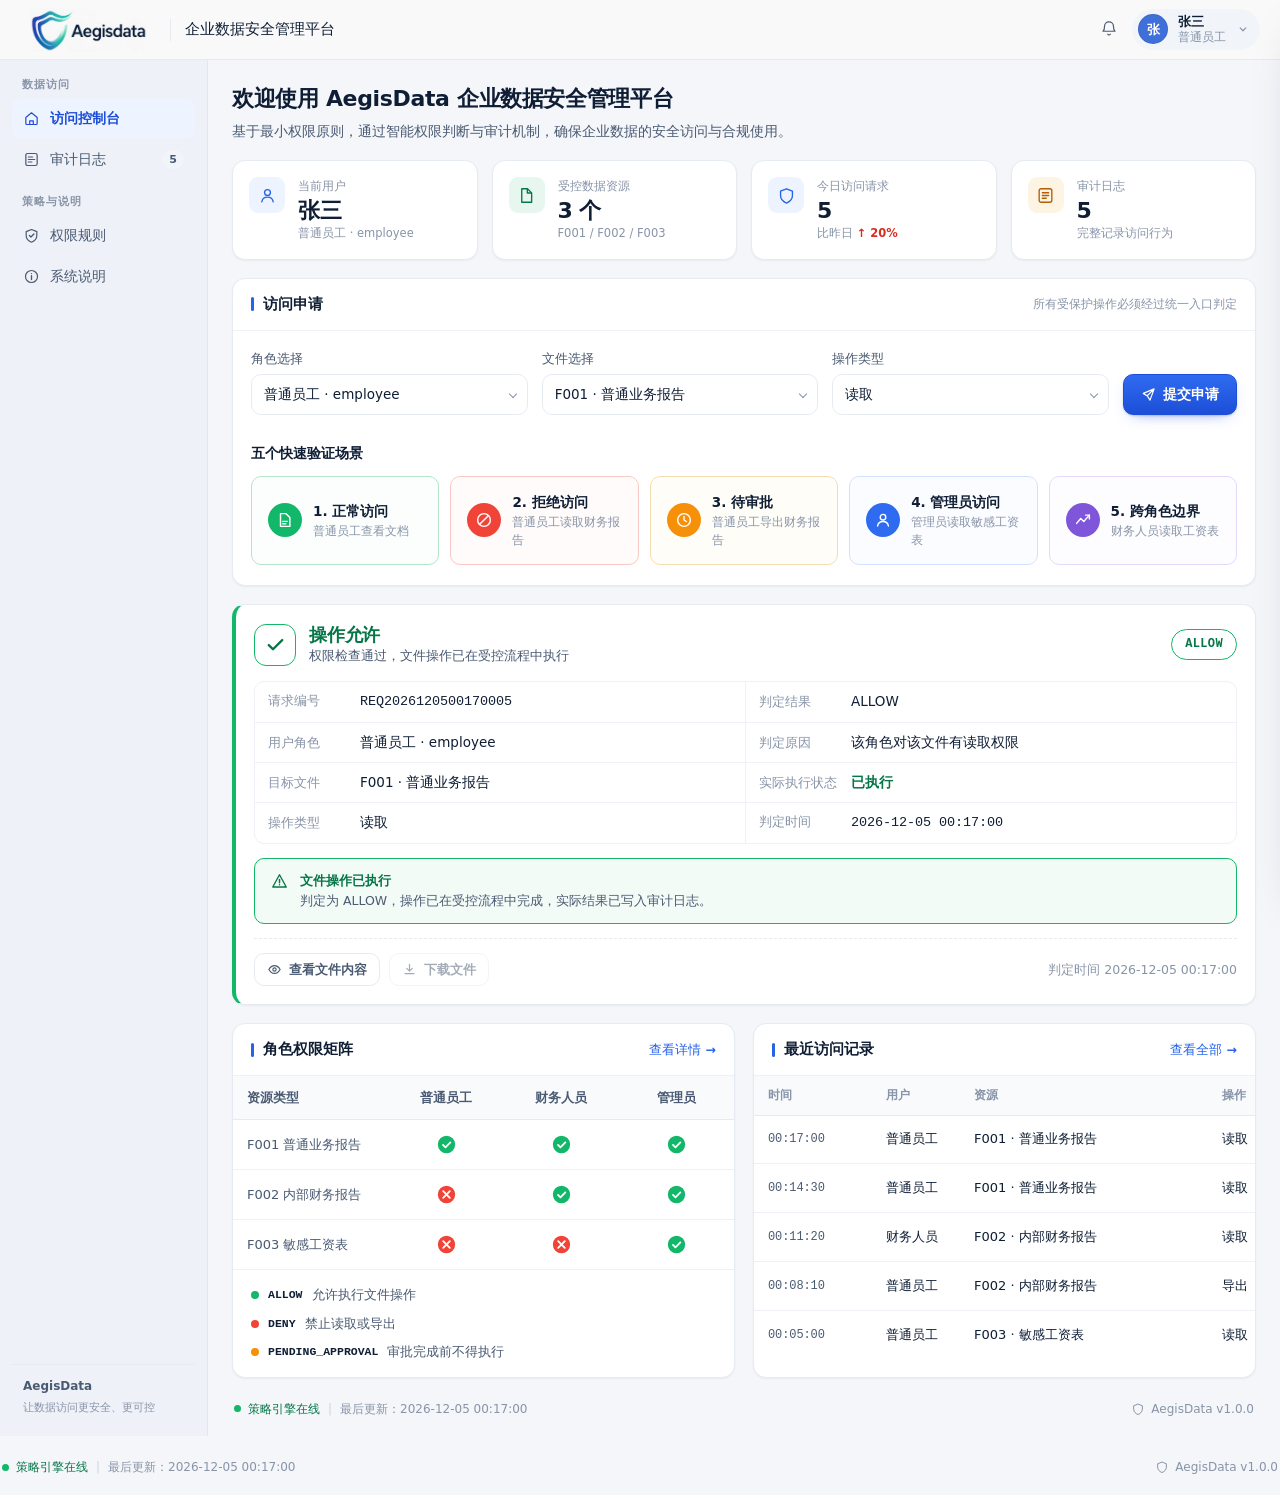
<file: index.html>
<!DOCTYPE html>
<html lang="zh-CN">
<head>
<meta charset="UTF-8">
<meta name="viewport" content="width=device-width, initial-scale=1">
<title>AegisData · 企业数据安全管理平台</title>
<link rel="icon" type="image/png" href="[data-uri]">
<style>
/* ══════════════════════════════════════════════════════════════
   AegisData · 企业数据安全管理平台
   第一阶段前端 · 浅色横向布局
   ══════════════════════════════════════════════════════════════ */

/* ── 设计令牌 ── */
:root {
  /* 中性色 */
  --bg:            #f4f6fa;
  --surface:       #ffffff;
  --surface-soft:  #f8fafc;
  --surface-hi:    #f1f5f9;
  --line:          #e6ebf2;
  --line-soft:     #eef2f7;

  /* 文字 */
  --ink:           #0f1e35;
  --ink-2:         #4a5a72;
  --ink-3:         #8894a8;

  /* 品牌 */
  --brand:         #1d4ed8;
  --brand-2:       #2563eb;
  --brand-soft:    #eef4ff;
  --brand-line:    #d3e0ff;

  /* 状态 */
  --allow:         #067647;
  --allow-bg:      #e7f7ef;
  --allow-line:    #b5e3cb;

  --deny:          #b42318;
  --deny-bg:       #fdecea;
  --deny-line:     #f7c9c4;

  --pending:       #b25e09;
  --pending-bg:    #fdf4e4;
  --pending-line:  #f5ddb2;

  /* 几何 */
  --r-sm: 7px;
  --r:    10px;
  --r-lg: 13px;
  --r-xl: 16px;

  --shadow-sm: 0 1px 2px rgba(16, 24, 40, .05);
  --shadow:    0 1px 3px rgba(16, 24, 40, .06), 0 8px 20px -12px rgba(16, 24, 40, .18);
  --shadow-lg: 0 20px 48px -22px rgba(16, 24, 40, .34);

  --font: "Inter", "Segoe UI Variable Text", "Segoe UI", system-ui,
          -apple-system, "PingFang SC", "Hiragino Sans GB",
          "Microsoft YaHei UI", "Noto Sans SC", sans-serif;
  --mono: "JetBrains Mono", "Cascadia Mono", ui-monospace, "SF Mono",
          Consolas, "Courier New", monospace;

  --sidebar-w: 208px;
  --topbar-h:  60px;
}

/* ── 基础 ── */
*, *::before, *::after { box-sizing: border-box; }

html { -webkit-text-size-adjust: 100%; }
html, body { max-width: 100%; overflow-x: hidden; }

body {
  margin: 0;
  min-height: 100vh;
  font-family: var(--font);
  font-size: 14px;
  line-height: 1.55;
  color: var(--ink);
  background: var(--bg);
  -webkit-font-smoothing: antialiased;
  text-rendering: optimizeLegibility;
}

/* 顶部栏与侧边栏在所有页面共用 */

h1, h2, h3, p, dl, dd, ol, ul, figure { margin: 0; }
ol, ul { padding: 0; list-style: none; }
b, strong { font-weight: 600; }
button, input, select { font: inherit; color: inherit; }
svg { display: block; }
a { color: inherit; text-decoration: none; }

.mono { font-family: var(--mono); font-size: 12.5px; letter-spacing: -.1px; }
.ta-c { text-align: center; }
.muted { color: var(--ink-3); }

.sr-only {
  position: absolute; width: 1px; height: 1px; padding: 0; margin: -1px;
  overflow: hidden; clip: rect(0 0 0 0); white-space: nowrap; border: 0;
}

:focus-visible { outline: 2px solid var(--brand-2); outline-offset: 2px; border-radius: 4px; }

/* ══════════ 顶部栏 ══════════ */
.top {
  position: sticky; top: 0; z-index: 30;
  height: var(--topbar-h);
  display: flex; align-items: center; gap: 14px;
  padding: 0 20px;
  color: var(--ink);
  background: #f9f9f9;
  border-bottom: 1px solid var(--line);
}

.top__brand { display: flex; align-items: center; gap: 0; flex: 0 0 auto; }
.top__logo { width: 136px; height: 44px; flex: 0 0 136px; display: block; background: #f9f9f9 url("[data-uri]") center / contain no-repeat; }
.top__logo img, .top__logo svg { display: none; }
.top__name { position: absolute; width: 1px; height: 1px; padding: 0; margin: -1px; overflow: hidden; clip: rect(0 0 0 0); white-space: nowrap; border: 0; }
.top__divider { width: 1px; height: 22px; background: var(--line); flex: 0 0 1px; }
.top__title {
  font-size: 14.5px; font-weight: 500; color: var(--ink);
  white-space: nowrap; overflow: hidden; text-overflow: ellipsis;
}

.top__right { margin-left: auto; display: flex; align-items: center; gap: 6px; min-width: 0; }

.top__user {
  display: flex; align-items: center; gap: 10px;
  padding: 5px 10px 5px 6px;
  border: 0; border-radius: 999px;
  background: var(--surface-hi);
  cursor: default;
  transition: background .15s;
}
.top__user:hover { background: var(--brand-soft); }
.top__avatar {
  width: 30px; height: 30px; flex: 0 0 30px;
  display: flex; align-items: center; justify-content: center;
  border-radius: 50%;
  color: #fff; font-size: 13px; font-weight: 600; line-height: 1;
  background: #3f6fd8;                  /* 纯色，避免渐变造成字被"切"的错觉 */
  border: 1px solid rgba(16, 24, 40, .08);
}
.top__who { display: flex; flex-direction: column; gap: 1px; min-width: 0; }
.top__user b { font-size: 13px; font-weight: 600; line-height: 1.2; color: var(--ink); white-space: nowrap; }
.top__user .top__who span { font-size: 11.5px; color: var(--ink-3); line-height: 1.2; white-space: nowrap; }
.top__chev { width: 14px; height: 14px; color: var(--ink-3); }

.iconbtn {
  width: 34px; height: 34px; flex: 0 0 34px;
  display: grid; place-items: center;
  border: 0; border-radius: 9px;
  background: transparent; color: var(--ink-2);
  cursor: pointer;
  transition: background .15s, color .15s;
}
.iconbtn:hover { background: var(--brand-soft); color: var(--brand); }
.iconbtn svg { width: 18px; height: 18px; }

/* ══════════ 布局 ══════════ */
.shell { display: flex; align-items: stretch; min-height: calc(100vh - var(--topbar-h)); }

.sidebar {
  width: var(--sidebar-w); flex: 0 0 var(--sidebar-w);
  display: flex; flex-direction: column; gap: 4px;
  padding: 14px 12px;
  background: #eef1f7;                 /* 比内容区略深、略灰，便于区分 */
  border-right: 1px solid #e2e7ef;
}

.nav { display: flex; flex-direction: column; gap: 2px; }
.nav__group {
  font-size: 10.5px; font-weight: 600; letter-spacing: .1em;
  text-transform: uppercase; color: var(--ink-3);
  padding: 0 10px; margin: 12px 0 5px;
}
.nav__group:first-child { margin-top: 2px; }

.nav__item {
  display: flex; align-items: center; gap: 10px;
  padding: 9px 11px;
  border-radius: 8px;
  font-size: 13.5px; font-weight: 500;
  color: var(--ink-2);
  transition: background .15s, color .15s;
}
.nav__item svg { width: 17px; height: 17px; flex: 0 0 17px; }
.nav__item:hover { background: var(--surface-hi); color: var(--ink); }
.nav__item.is-active { color: var(--brand); background: var(--brand-soft); font-weight: 600; }
.nav__count {
  margin-left: auto;
  font-style: normal; font-size: 11px; font-weight: 600;
  padding: 1px 7px; border-radius: 999px;
  color: var(--ink-2); background: var(--surface-hi);
}
.nav__item.is-active .nav__count { color: var(--brand); background: #fff; }

.sidebar__foot { margin-top: auto; padding: 12px 11px 6px; border-top: 1px solid var(--line); }
.sidebar__foot b { display: block; font-size: 12px; font-weight: 600; color: var(--ink-2); }
.sidebar__foot span { display: block; margin-top: 3px; font-size: 11px; color: var(--ink-3); line-height: 1.6; }

.main {
  flex: 1 1 auto; min-width: 0;
  display: flex; flex-direction: column;
  padding: 22px 24px 0;
}

.page { flex: 1 1 auto; min-width: 0; }
/* 单文件版：四个页面区块同在一个文档，由脚本明确切换 display */
body[data-single] .page { display: none; }
body[data-single] .page.is-shown { display: flex; flex-direction: column; flex: 1 1 auto; }

/* ── 欢迎区 ── */
.hero { margin-bottom: 18px; }
.hero h1 { font-size: 22px; font-weight: 650; letter-spacing: -.35px; }
.hero p { margin-top: 5px; font-size: 13.5px; color: var(--ink-2); max-width: 74ch; }

/* ══════════ 卡片 ══════════ */
.card {
  background: var(--surface);
  border: 1px solid var(--line);
  border-radius: var(--r-lg);
  box-shadow: var(--shadow-sm);
  overflow: hidden;
}

.card__head {
  display: flex; align-items: center; justify-content: space-between;
  gap: 14px; flex-wrap: wrap;
  min-height: 52px;
  padding: 0 18px;
  border-bottom: 1px solid var(--line-soft);
}
.card__head h2 {
  font-size: 14.5px; font-weight: 650; letter-spacing: -.1px;
  display: flex; align-items: center; gap: 9px; min-width: 0;
}
.card__head h2::before {
  content: ""; width: 3px; height: 14px; border-radius: 2px;
  background: var(--brand-2);
}
.hint { font-size: 12px; color: var(--ink-3); }
.card__tools { display: flex; align-items: center; gap: 8px; }
.card__link { font-size: 12.5px; font-weight: 550; color: var(--brand-2); white-space: nowrap; }
.card__link:hover { text-decoration: underline; }

/* ══════════ 统计卡 ══════════ */
.stats {
  display: grid;
  grid-template-columns: repeat(4, minmax(0, 1fr));
  gap: 14px;
  margin-bottom: 18px;
}
@media (max-width: 1080px) { .stats { grid-template-columns: repeat(2, minmax(0, 1fr)); } }
@media (max-width: 560px)  { .stats { grid-template-columns: minmax(0, 1fr); } }

.stat {
  display: flex; align-items: flex-start; gap: 13px;
  padding: 16px;
  background: var(--surface);
  border: 1px solid var(--line);
  border-radius: var(--r-lg);
  box-shadow: var(--shadow-sm);
}
.stat__ico {
  width: 36px; height: 36px; flex: 0 0 36px;
  display: grid; place-items: center;
  border-radius: 9px;
}
.stat__ico svg { width: 19px; height: 19px; }
.stat__ico--blue   { color: var(--brand-2); background: var(--brand-soft); }
.stat__ico--green  { color: var(--allow);   background: var(--allow-bg); }
.stat__ico--red    { color: var(--deny);    background: var(--deny-bg); }
.stat__ico--orange { color: var(--pending); background: var(--pending-bg); }

.stat__body { min-width: 0; }
.stat dt { font-size: 12px; color: var(--ink-3); }
.stat dd {
  margin: 2px 0 0;
  font-size: 22px; font-weight: 650; letter-spacing: -.5px;
  line-height: 1.2;
  font-variant-numeric: tabular-nums;
}
.stat__note { display: block; margin-top: 1px; font-size: 11.5px; color: var(--ink-3); }
.stat__trend { color: #d92d20; font-weight: 600; }

/* 审计页的统计条：横排紧凑，不撑破容器 */
.stat--row {
  display: block;
  padding: 14px 16px;
  overflow: hidden;
}
.stat--row dt { font-size: 12.5px; white-space: nowrap; }
.stat--row dd { font-size: 21px; margin-top: 3px; }
.stat--row .stat__note { white-space: nowrap; overflow: hidden; text-overflow: ellipsis; }

/* ══════════ 表单 ══════════ */
.form {
  display: grid;
  grid-template-columns: repeat(3, minmax(0, 1fr)) auto;
  gap: 14px;
  align-items: end;
  padding: 18px;
}
@media (max-width: 900px) { .form { grid-template-columns: minmax(0, 1fr); } }

.field { display: flex; flex-direction: column; gap: 6px; min-width: 0; }
.field label { font-size: 12.5px; font-weight: 500; color: var(--ink-2); }

.select { position: relative; }
.select::after {
  content: ""; position: absolute; right: 12px; top: 50%;
  width: 6px; height: 6px; margin-top: -4px;
  border-right: 1.6px solid var(--ink-3);
  border-bottom: 1.6px solid var(--ink-3);
  transform: rotate(45deg);
  pointer-events: none;
}
.select select {
  appearance: none; -webkit-appearance: none;
  width: 100%;
  padding: 9px 32px 9px 12px;
  border-radius: var(--r);
  border: 1px solid var(--line);
  background: var(--surface);
  font-size: 13.5px;
  cursor: pointer;
  transition: border-color .15s, box-shadow .15s;
}
.select select:hover { border-color: #cfd8e6; }
.select select:focus {
  outline: none;
  border-color: var(--brand-2);
  box-shadow: 0 0 0 3.5px rgba(37, 99, 235, .12);
}

/* ── 按钮 ── */
.btn {
  display: inline-flex; align-items: center; justify-content: center; gap: 7px;
  padding: 9px 17px;
  border-radius: var(--r);
  border: 1px solid transparent;
  font-size: 13.5px; font-weight: 600;
  cursor: pointer; white-space: nowrap;
  transition: background .15s, border-color .15s, color .15s, transform .08s, opacity .15s;
}
.btn svg { width: 15px; height: 15px; }
.btn:active { transform: translateY(1px); }

.btn--primary {
  color: #fff;
  background: linear-gradient(180deg, #2f6bf0, var(--brand));
  border-color: #1d4ed8;
  box-shadow: 0 1px 2px rgba(16, 24, 40, .14), 0 6px 16px -10px rgba(29, 78, 216, .8);
}
.btn--primary:hover { background: linear-gradient(180deg, #4079f3, #1e4fd8); }
.btn--primary[disabled] { opacity: .62; cursor: progress; }

.btn--ghost {
  color: var(--ink-2);
  background: var(--surface);
  border-color: var(--line);
}
.btn--ghost:hover:not([disabled]) { color: var(--brand); border-color: var(--brand-line); background: var(--brand-soft); }
.btn--ghost[disabled] { opacity: .5; cursor: not-allowed; }
.btn--sm { padding: 6px 12px; font-size: 12.5px; }

/* ══════════ 快速验证场景 ══════════ */
.scenes { padding: 4px 18px 20px; }
.scenes__title { font-size: 13.5px; font-weight: 650; margin: 6px 0 12px; }
.scenes__list {
  display: grid;
  grid-template-columns: repeat(5, minmax(0, 1fr));
  gap: 11px;
}
@media (max-width: 1180px) { .scenes__list { grid-template-columns: repeat(3, minmax(0, 1fr)); } }
@media (max-width: 760px)  { .scenes__list { grid-template-columns: repeat(2, minmax(0, 1fr)); } }
@media (max-width: 440px)  { .scenes__list { grid-template-columns: minmax(0, 1fr); } }

.scene {
  display: flex; align-items: center; gap: 11px;
  padding: 15px 16px;
  min-height: 64px;
  border-radius: var(--r);
  border: 1px solid var(--line);
  background: var(--surface);
  text-align: left; cursor: pointer;
  transition: border-color .15s, box-shadow .15s, transform .1s;
}
.scene:hover { box-shadow: var(--shadow); transform: translateY(-1px); }
.scene:active { transform: translateY(0); }
.scene__ico {
  width: 34px; height: 34px; flex: 0 0 34px;
  display: grid; place-items: center;
  border-radius: 50%; color: #fff;
}
.scene__ico svg { width: 18px; height: 18px; }
.scene__ico--green  { background: #12b76a; }
.scene__ico--red    { background: #f04438; }
.scene__ico--orange { background: #f79009; }
.scene__ico--blue   { background: #2f6bf0; }
.scene__ico--violet { background: #7f56d9; }
.scene__text { min-width: 0; }
.scene__text b { display: block; font-size: 13.5px; font-weight: 600; }
.scene__text span { display: block; font-size: 12px; color: var(--ink-3); line-height: 1.5; }
.scene.is-allow   { border-color: var(--allow-line);   background: #fbfefc; }
.scene.is-deny    { border-color: var(--deny-line);    background: #fffbfa; }
.scene.is-pending { border-color: var(--pending-line); background: #fffdf8; }
.scene.is-admin   { border-color: var(--brand-line);   background: #fbfcff; }
.scene.is-edge    { border-color: #e4d9fb;             background: #fdfcff; }

/* ══════════ 判定结果 ══════════ */
.result-wrap { margin-top: 18px; }

.card--result { position: relative; padding: 18px; border-left: 4px solid var(--accent-line, var(--allow-line)); }
.card--result.is-allow {
  --accent: var(--allow); --accent-bg: var(--allow-bg); --accent-line: #12b76a; --accent-soft: #f3fbf7;
}
.card--result.is-deny {
  --accent: var(--deny); --accent-bg: var(--deny-bg); --accent-line: #f04438; --accent-soft: #fef6f5;
}
.card--result.is-pending {
  --accent: var(--pending); --accent-bg: var(--pending-bg); --accent-line: #f79009; --accent-soft: #fffaf1;
}
.card--result.is-flash { animation: flash .5s ease-out; }
@keyframes flash {
  0%   { box-shadow: 0 0 0 0 rgba(37, 99, 235, .26); }
  100% { box-shadow: 0 0 0 14px transparent; }
}

.result__top {
  display: flex; align-items: center; justify-content: space-between;
  gap: 16px; flex-wrap: wrap; margin-bottom: 15px;
}
.verdict { display: flex; align-items: center; gap: 13px; min-width: 0; }
.verdict__icon {
  width: 42px; height: 42px; flex: 0 0 42px;
  display: grid; place-items: center;
  border-radius: 12px;
  color: var(--accent); background: #fff;
  border: 1px solid var(--accent-line);
}
.verdict__icon svg { width: 23px; height: 23px; }
.verdict__text b {
  display: block; font-size: 18px; font-weight: 650; letter-spacing: -.25px;
  color: var(--accent); line-height: 1.3;
}
.verdict__text span { display: block; font-size: 12.8px; color: var(--ink-2); }

.badge {
  padding: 5px 13px; border-radius: 999px;
  font-family: var(--mono); font-size: 12px; font-weight: 600; letter-spacing: .03em;
  color: var(--accent); background: #fff;
  border: 1px solid var(--accent-line);
}

.kv {
  display: grid;
  grid-template-columns: repeat(2, minmax(0, 1fr));
  gap: 1px;
  background: var(--line-soft);
  border: 1px solid var(--line-soft);
  border-radius: var(--r);
  overflow: hidden;
}
.kv > div { display: flex; align-items: baseline; gap: 12px; padding: 9px 13px; background: var(--surface); }
.kv dt { flex: 0 0 80px; font-size: 12.5px; color: var(--ink-3); }
.kv dd { flex: 1 1 auto; min-width: 0; font-size: 13.5px; font-weight: 500; overflow-wrap: anywhere; }
@media (max-width: 760px) { .kv { grid-template-columns: minmax(0, 1fr); } }

.proof {
  display: flex; align-items: flex-start; gap: 11px;
  margin-top: 14px; padding: 12px 15px;
  border-radius: var(--r);
  background: var(--accent-soft);
  border: 1px solid var(--accent-line);
}
.proof__icon { color: var(--accent); flex: 0 0 19px; margin-top: 1px; }
.proof__icon svg { width: 19px; height: 19px; }
.proof__text b { display: block; font-size: 13.2px; color: var(--accent); }
.proof__text span { display: block; font-size: 12.5px; color: var(--ink-2); }

.result__acts {
  display: flex; align-items: center; gap: 9px; flex-wrap: wrap;
  margin-top: 14px; padding-top: 14px;
  border-top: 1px dashed var(--line);
}
.result__note { font-size: 12.5px; color: var(--ink-3); margin-left: auto; }

/* ══════════ 两栏（等宽，保证底部对齐） ══════════ */
.cols {
  display: grid;
  grid-template-columns: minmax(0, 1fr) minmax(0, 1fr);
  gap: 18px;
  align-items: stretch;
  margin-top: 18px;
}
.cols > .card { display: flex; flex-direction: column; margin-top: 0; }
.cols > .card > .tablewrap,
.cols > .card > .matrix { flex: 1 1 auto; }
@media (max-width: 1080px) { .cols { grid-template-columns: minmax(0, 1fr); } }

/* ══════════ 表格 ══════════ */
.tablewrap { width: 100%; max-width: 100%; overflow-x: auto; }
.tablewrap > .table { min-width: 620px; }
.card--matrix .tablewrap > .table { min-width: 0; }

.table { width: 100%; border-collapse: collapse; table-layout: fixed; }
.table th {
  padding: 10px 14px;
  font-size: 12px; font-weight: 600; color: var(--ink-3);
  text-align: left; white-space: nowrap;
  background: var(--surface-soft);
  border-bottom: 1px solid var(--line);
}
.table td {
  padding: 11px 14px; font-size: 13px;
  border-bottom: 1px solid var(--line-soft);
  vertical-align: middle;
}
.table tbody tr:last-child td { border-bottom: 0; }
.table tbody tr { transition: background .13s; }
.table tbody tr:hover { background: #fafcff; }
.table tbody tr.is-new { animation: rowin .5s ease-out; }
@keyframes rowin { from { background: #eaf2ff; } to { background: transparent; } }
.table td.c-time { font-size: 12px; white-space: nowrap; color: var(--ink-2); }
.table td.c-user { white-space: nowrap; }
.table td.c-res  { white-space: nowrap; overflow: hidden; text-overflow: ellipsis; }
.table .reason { color: var(--ink-2); overflow: hidden; text-overflow: ellipsis; white-space: nowrap; }

.tag {
  display: inline-block; padding: 3px 10px;
  border-radius: 999px;
  font-size: 11.5px; font-weight: 600; white-space: nowrap;
}
.tag--allow   { color: var(--allow);   background: var(--allow-bg);   border: 1px solid var(--allow-line); }
.tag--deny    { color: var(--deny);    background: var(--deny-bg);    border: 1px solid var(--deny-line); }
.tag--pending { color: var(--pending); background: var(--pending-bg); border: 1px solid var(--pending-line); }

.tag-code {
  display: inline-block; padding: 2px 8px; border-radius: 6px;
  font-family: var(--mono); font-size: 11.5px;
  color: var(--ink-2); background: var(--surface-soft);
  border: 1px solid var(--line);
}

.exec { display: inline-flex; align-items: center; gap: 6px; font-size: 12.5px; font-weight: 550; white-space: nowrap; }
.exec svg { width: 15px; height: 15px; }
.exec--yes { color: var(--allow); }
.exec--no  { color: var(--ink-3); }

.empty { padding: 32px 18px; text-align: center; font-size: 13px; color: var(--ink-3); }

/* ══════════ 权限矩阵（对勾/叉，与右侧记录表等高对齐） ══════════ */
.matrix { padding: 0; display: flex; flex-direction: column; }
.matrix__row {
  display: grid;
  grid-template-columns: minmax(112px, 1.35fr) repeat(3, minmax(0, 1fr));
  align-items: stretch;
  flex: 1 1 auto;
}
.matrix__row--head { flex: 0 0 auto; }
.matrix__row--head span {
  display: flex; align-items: center; justify-content: center;
  font-size: 12.5px; font-weight: 600; color: var(--ink-2);
  padding: 12px 14px;
  min-height: 44px;
  background: var(--surface-soft);
  border-bottom: 1px solid var(--line);
}
.matrix__row--head span:first-child { justify-content: flex-start; }
.matrix__row:not(.matrix__row--head) > span {
  display: flex; align-items: center; justify-content: center;
  padding: 14px;
  font-size: 13px; color: var(--ink);
  border-bottom: 1px solid var(--line-soft);
}
.matrix__row:not(.matrix__row--head) > span:first-child {
  justify-content: flex-start;
  font-weight: 500; color: var(--ink-2);
}
.matrix__row:last-child > span { border-bottom: 0; }

.mk { display: inline-grid; place-items: center; }
.mk svg { width: 21px; height: 21px; }
/* 正确 = 绿色实心，错误 = 红色实心（含白色符号，圆内填充） */
.mk--yes svg circle { fill: #12b76a; stroke: #12b76a; }
.mk--yes svg path   { stroke: #ffffff; }
.mk--no  svg circle { fill: #f04438; stroke: #f04438; }
.mk--no  svg path   { stroke: #ffffff; }

@media (max-width: 620px) {
  .matrix__row { grid-template-columns: minmax(92px, 1.2fr) repeat(3, minmax(0, 1fr)); }
  .matrix__row--head span { padding: 10px 6px; font-size: 11.5px; min-height: 40px; }
  .matrix__row:not(.matrix__row--head) > span { padding: 12px 6px; font-size: 11.5px; }
  .mk svg { width: 17px; height: 17px; }
}

/* ══════════ 侧栏小卡 ══════════ */
.legend { display: flex; flex-direction: column; gap: 9px; padding: 15px 18px; }
.legend li { display: flex; align-items: center; gap: 9px; font-size: 12.5px; color: var(--ink-2); }
.legend b { font-family: var(--mono); font-size: 11.5px; color: var(--ink); }
.dot { width: 8px; height: 8px; flex: 0 0 8px; border-radius: 50%; }
.dot--allow   { background: #12b76a; }
.dot--deny    { background: #f04438; }
.dot--pending { background: #f79009; }

.notes { counter-reset: n; display: flex; flex-direction: column; gap: 11px; padding: 16px 18px; }
.notes li { counter-increment: n; position: relative; padding-left: 28px; font-size: 12.8px; color: var(--ink-2); }
.notes li::before {
  content: counter(n);
  position: absolute; left: 0; top: 1px;
  width: 18px; height: 18px;
  display: grid; place-items: center;
  border-radius: 50%;
  font-size: 11px; font-weight: 650;
  color: var(--brand); background: var(--brand-soft);
}
.notes strong { color: var(--ink); font-weight: 600; }
.notes code {
  font-family: var(--mono); font-size: 11.5px;
  padding: 1px 6px; border-radius: 5px;
  color: #334155; background: var(--surface-soft);
  border: 1px solid var(--line);
}

/* ══════════ 页脚 ══════════ */
.foot {
  display: flex; align-items: center; flex-wrap: wrap;
  gap: 8px 14px;
  margin-top: auto;
  padding: 22px 2px 18px;
  font-size: 12px; color: var(--ink-3);
}
.foot__ver { margin-left: auto; }
.foot__left { display: flex; align-items: center; gap: 8px; flex-wrap: wrap; min-width: 0; }
.foot__status { display: inline-flex; align-items: center; gap: 7px; color: var(--allow); white-space: nowrap; }
.foot__pulse {
  width: 7px; height: 7px; border-radius: 50%; background: #12b76a;
  box-shadow: 0 0 0 0 rgba(18, 183, 106, .5);
  animation: pulse 2.4s ease-out infinite;
}
@keyframes pulse {
  0%   { box-shadow: 0 0 0 0 rgba(18, 183, 106, .45); }
  70%  { box-shadow: 0 0 0 8px rgba(18, 183, 106, 0); }
  100% { box-shadow: 0 0 0 0 rgba(18, 183, 106, 0); }
}
.foot__sep { color: #cbd5e1; }
.foot__ver { display: inline-flex; align-items: center; gap: 6px; white-space: nowrap; flex: 0 0 auto; }
.foot__ver svg { width: 14px; height: 14px; }

/* ══════════ 通用工具类 ══════════ */
.stack { display: flex; flex-direction: column; gap: 18px; }
.mt-18 { margin-top: 18px; }

.crumbs { display: flex; align-items: center; gap: 8px; font-size: 12px; color: var(--ink-3); margin-bottom: 8px; }
.crumbs b { color: var(--ink-2); font-weight: 550; }
.crumbs .sep { color: #cbd5e1; }

.filters {
  display: flex; align-items: center; gap: 10px; flex-wrap: wrap;
  padding: 13px 18px;
  border-bottom: 1px solid var(--line-soft);
  background: var(--surface-soft);
}
.filters__label { font-size: 12px; color: var(--ink-3); }
.filters__grow { flex: 1 1 auto; }

.seg { display: inline-flex; gap: 2px; padding: 3px; border-radius: 9px; background: #eaeff6; }
.seg__btn {
  padding: 5px 12px; border: 0; border-radius: 7px;
  background: transparent;
  font-size: 12.5px; font-weight: 550; color: var(--ink-2);
  cursor: pointer;
  transition: background .14s, color .14s, box-shadow .14s;
}
.seg__btn:hover { color: var(--ink); }
.seg__btn[aria-pressed="true"] { color: var(--brand); background: #fff; box-shadow: 0 1px 2px rgba(16, 24, 40, .12); }

.search {
  display: flex; align-items: center; gap: 7px;
  padding: 7px 12px;
  border-radius: var(--r);
  background: var(--surface);
  border: 1px solid var(--line);
  transition: border-color .15s, box-shadow .15s;
}
.search:focus-within { border-color: var(--brand-2); box-shadow: 0 0 0 3.5px rgba(37, 99, 235, .12); }
.search svg { width: 15px; height: 15px; color: var(--ink-3); }
.search input { width: 185px; border: 0; background: none; outline: none; font-size: 13px; }
.search input::placeholder { color: var(--ink-3); }
.filters .search input { width: 220px; }

.table tbody tr.is-row { cursor: pointer; }
.table tbody tr.is-row[aria-selected="true"] {
  background: var(--brand-soft);
  box-shadow: inset 3px 0 0 var(--brand-2);
}

.page .card + .card { margin-top: 18px; }
.page .cols > .card + .card { margin-top: 0; }

/* ══════════ 详情抽屉 ══════════ */
.drawer {
  position: fixed; inset: 0 0 0 auto;
  width: 400px; max-width: 92vw;
  display: flex; flex-direction: column;
  background: var(--surface);
  border-left: 1px solid var(--line);
  box-shadow: var(--shadow-lg);
  transform: translateX(102%);
  transition: transform .26s cubic-bezier(.32, .72, 0, 1);
  z-index: 60;
}
.drawer.is-open { transform: translateX(0); }
.drawer__head {
  display: flex; align-items: flex-start; justify-content: space-between;
  gap: 14px; padding: 16px 18px;
  border-bottom: 1px solid var(--line-soft);
}
.drawer__head h3 { font-size: 14.5px; font-weight: 650; }
.drawer__head p { font-size: 12px; color: var(--ink-3); margin-top: 3px; }
.drawer__body { flex: 1 1 auto; overflow-y: auto; padding: 16px 18px 24px; }
.drawer__body section + section { margin-top: 20px; }
.drawer__body h4 {
  font-size: 11.5px; font-weight: 600; letter-spacing: .06em;
  text-transform: uppercase; color: var(--ink-3); margin-bottom: 9px;
}
.drawer__foot { padding: 13px 18px; border-top: 1px solid var(--line-soft); background: var(--surface-soft); }
.drawer__foot p { font-size: 11.8px; color: var(--ink-3); line-height: 1.6; }

.xbtn {
  width: 30px; height: 30px; flex: 0 0 30px;
  display: grid; place-items: center;
  border-radius: 8px; border: 1px solid var(--line);
  background: var(--surface); color: var(--ink-3);
  cursor: pointer; transition: all .15s;
}
.xbtn:hover { color: var(--deny); border-color: var(--deny-line); background: var(--deny-bg); }
.xbtn svg { width: 15px; height: 15px; }

.scrim {
  position: fixed; inset: 0;
  background: rgba(15, 30, 53, .38);
  opacity: 0; visibility: hidden;
  transition: opacity .26s, visibility .26s;
  z-index: 59;
}
.scrim.is-open { opacity: 1; visibility: visible; }

.dl { display: flex; flex-direction: column; gap: 1px; background: var(--line-soft); border: 1px solid var(--line-soft); border-radius: var(--r); overflow: hidden; }
.dl__row { display: flex; align-items: baseline; gap: 12px; padding: 8px 12px; background: var(--surface); }
.dl__row dt { flex: 0 0 90px; font-size: 12.5px; color: var(--ink-3); }
.dl__row dd { flex: 1 1 auto; min-width: 0; font-size: 13px; font-weight: 500; overflow-wrap: anywhere; }

/* ══════════ 轻提示 ══════════ */
.toast {
  position: fixed; left: 50%; bottom: 26px;
  transform: translate(-50%, 16px);
  display: flex; align-items: center; gap: 9px;
  padding: 11px 17px;
  border-radius: 999px;
  background: #101828; color: #fff;
  font-size: 13px;
  box-shadow: var(--shadow-lg);
  opacity: 0; visibility: hidden;
  transition: opacity .22s, transform .22s, visibility .22s;
  z-index: 80;
}
.toast.is-show { opacity: 1; visibility: visible; transform: translate(-50%, 0); }
.toast svg { width: 16px; height: 16px; flex: 0 0 16px; color: #4ade80; }
.toast.is-deny svg { color: #fda29b; }
.toast.is-pending svg { color: #fec84b; }

/* ══════════ 路线图 / 文档列表 ══════════ */
.roadmap { display: flex; flex-direction: column; padding: 2px 18px 18px; }
.phase { position: relative; padding: 15px 0 15px 28px; border-left: 2px solid var(--line); }
.phase:last-child { border-left-color: transparent; }
.phase::before {
  content: ""; position: absolute; left: -7px; top: 21px;
  width: 12px; height: 12px; border-radius: 50%;
  background: #fff; border: 2.5px solid #cbd5e1;
}
.phase--now::before { background: var(--brand-2); border-color: var(--brand-2); box-shadow: 0 0 0 4px rgba(37, 99, 235, .15); }
.phase__no { font-family: var(--mono); font-size: 11px; font-weight: 600; color: var(--ink-3); }
.phase h4 { font-size: 13.8px; font-weight: 650; margin: 3px 0 5px; }
.phase--now h4 { color: var(--brand); }
.phase p { font-size: 12.8px; color: var(--ink-2); }
.phase__tags { display: flex; gap: 6px; flex-wrap: wrap; margin-top: 9px; }
.chipx {
  display: inline-block; padding: 2.5px 9px; border-radius: 999px;
  font-size: 11.5px; font-weight: 550;
  color: var(--ink-2); background: var(--surface-soft);
  border: 1px solid var(--line);
}

.doclist { display: flex; flex-direction: column; }
.doclist__item { display: flex; align-items: flex-start; gap: 12px; padding: 12px 18px; border-bottom: 1px solid var(--line-soft); }
.doclist__item:last-child { border-bottom: 0; }
.doclist__ico {
  width: 32px; height: 32px; flex: 0 0 32px;
  display: grid; place-items: center;
  border-radius: 9px;
  color: var(--brand); background: var(--brand-soft);
}
.doclist__ico svg { width: 16px; height: 16px; }
.doclist__item b { display: block; font-size: 13px; }
.doclist__item span { display: block; font-size: 12px; color: var(--ink-3); }
.doclist__item .mono { font-size: 11.5px; color: var(--ink-2); }

.tbl-code { font-family: var(--mono); font-size: 12px; color: var(--ink-2); }
.table td .mono, .table td code { overflow-wrap: anywhere; word-break: break-word; }

.code {
  margin: 0; padding: 15px 17px;
  border-radius: var(--r);
  background: #0f1c33;
  border: 1px solid #1e2f4d;
  color: #cbd8ee;
  font-family: var(--mono);
  font-size: 12.2px; line-height: 1.75;
  overflow-x: auto; tab-size: 2;
}
.code .k { color: #7dd3fc; }
.code .s { color: #a5e6a5; }
.code .c { color: #6b7f9e; }
.code .f { color: #fcd34d; }
.code-note { padding: 10px 18px 16px; font-size: 11.8px; color: var(--ink-3); }

.disclaimer {
  padding: 13px 18px 16px;
  font-size: 11.8px; line-height: 1.6; color: var(--ink-3);
  background: var(--surface-soft);
}

/* ══════════ 响应式 ══════════ */
@media (max-width: 900px) {
  .shell { flex-direction: column; }
  .sidebar {
    width: auto; flex: 0 0 auto;
    flex-direction: row; align-items: center;
    gap: 4px; padding: 8px 12px;
    overflow-x: auto;
    border-right: 0; border-bottom: 1px solid var(--line);
  }
  .nav { flex-direction: row; gap: 2px; }
  .nav__group { display: none; }
  .nav__item span { display: none; }
  .nav__item { padding: 9px; }
  .nav__count { display: none; }
  .sidebar__foot { display: none; }
  .main { padding: 18px 16px 0; }
}

@media (max-width: 620px) {
  .top { padding: 0 14px; gap: 10px; }
  .top__name { font-size: 16.5px; }
  .top__divider, .top__title { display: none; }
  .top__user span { display: none; }
  .hero h1 { font-size: 19px; }
  .form { padding: 15px; }
  .scenes { padding: 4px 15px 16px; }
  .card__head { padding: 13px 15px; }
  /* 窄屏统计卡更紧凑，避免一屏只放一张 */
  .stats { gap: 10px; }
  .stat { padding: 12px 13px; gap: 10px; align-items: center; }
  .stat__ico { width: 32px; height: 32px; flex: 0 0 32px; }
  .stat__ico svg { width: 17px; height: 17px; }
  .stat dd { font-size: 19px; }
  .scene { padding: 12px 13px; min-height: 58px; }
  .matrix__row--head span { min-height: 38px; }
}

@media (max-width: 520px) { .drawer { width: 100%; } }

@media (prefers-reduced-motion: reduce) {
  *, *::before, *::after { animation: none !important; transition: none !important; }
}

</style>
</head>
<body data-page="console" data-single="1" class="single">

<header class="top">
  <a class="top__brand" href="#console">
                    <span class="top__logo" aria-hidden="true">
      <svg xmlns="http://www.w3.org/2000/svg" viewBox="0 0 200 200" width="200" height="200" role="img" aria-label="AegisData">
  <defs>
    <linearGradient id="adg" x1="0%" y1="10%" x2="88%" y2="100%">
      <stop offset="0%"   stop-color="#2b3f9e"/>
      <stop offset="28%"  stop-color="#2f6cc0"/>
      <stop offset="60%"  stop-color="#37a3c9"/>
      <stop offset="100%" stop-color="#4ad2c0"/>
    </linearGradient>
    <linearGradient id="adl" x1="10%" y1="0%" x2="90%" y2="100%">
      <stop offset="0%"   stop-color="#6fa8ec"/>
      <stop offset="100%" stop-color="#93f0dd"/>
    </linearGradient>
  </defs>

  
  <path fill="none" stroke="url(#adg)" stroke-width="20"
        stroke-linecap="round" stroke-linejoin="round"
        d="M64 44
           C86 20 110 18 128 32
           C146 46 162 50 178 46
           L193 43
           L172 58
           C154 68 138 64 124 52
           C104 36 84 46 76 68
           Q60 106 76 138
           Q92 168 118 178
           Q148 166 156 138
           Q166 106 152 80"/>

  
  <path fill="none" stroke="url(#adl)" stroke-opacity=".68" stroke-width="9"
        stroke-linecap="round" stroke-linejoin="round"
        d="M82 64
           Q66 102 80 134
           Q94 160 116 168
           Q140 158 146 132
           Q154 104 142 84"/>
</svg>
    </span>
    <span class="top__name">AegisData</span>
  </a>
  <span class="top__divider"></span>
  <span class="top__title">企业数据安全管理平台</span>

  <div class="top__right">
    <button class="iconbtn" type="button" aria-label="通知">
      <svg viewBox="0 0 24 24" fill="none">
        <path d="M18 8.5a6 6 0 1 0-12 0c0 5-2 6.5-2 6.5h16s-2-1.5-2-6.5Z" stroke="currentColor" stroke-width="1.6" stroke-linejoin="round"/>
        <path d="M13.7 19a2 2 0 0 1-3.4 0" stroke="currentColor" stroke-width="1.6" stroke-linecap="round"/>
      </svg>
    </button>
    <span class="top__user">
      <span class="top__avatar">张</span>
      <span class="top__who">
        <b>张三</b>
        <span>普通员工</span>
      </span>
      <svg class="top__chev" viewBox="0 0 20 20" fill="none">
        <path d="M6 8.5l4 4 4-4" stroke="currentColor" stroke-width="1.7" stroke-linecap="round" stroke-linejoin="round"/>
      </svg>
    </span>
  </div>
</header>

<div class="shell">

<aside class="sidebar">
    <nav class="nav" aria-label="主导航">
      <p class="nav__group">数据访问</p>
      <a class="nav__item" href="#console" data-nav="console">
        <svg viewBox="0 0 24 24" fill="none" aria-hidden="true">
          <path d="M4 10.5 12 4l8 6.5V19a1.5 1.5 0 0 1-1.5 1.5h-13A1.5 1.5 0 0 1 4 19v-8.5Z" stroke="currentColor" stroke-width="1.7" stroke-linejoin="round"/>
          <path d="M9.5 20.5v-5.2h5v5.2" stroke="currentColor" stroke-width="1.7" stroke-linejoin="round"/>
        </svg>
        <span>访问控制台</span>
      </a>
      <a class="nav__item" href="#audit" data-nav="audit">
        <svg viewBox="0 0 24 24" fill="none" aria-hidden="true">
          <rect x="4" y="3.5" width="16" height="17" rx="2.5" stroke="currentColor" stroke-width="1.7"/>
          <path d="M7.5 8.5h6M7.5 12h9M7.5 15.5h5" stroke="currentColor" stroke-width="1.7" stroke-linecap="round"/>
        </svg>
        <span>审计日志</span>
        <i class="nav__count" id="navCount">0</i>
      </a>

      <p class="nav__group">策略与说明</p>
      <a class="nav__item" href="#rules" data-nav="rules">
        <svg viewBox="0 0 24 24" fill="none" aria-hidden="true">
          <path d="M12 3.5l7.5 3v5.6c0 4.3-3 7.7-7.5 9.4-4.5-1.7-7.5-5.1-7.5-9.4V6.5l7.5-3Z" stroke="currentColor" stroke-width="1.7" stroke-linejoin="round"/>
          <path d="M9 12l2.2 2.2L15.4 10" stroke="currentColor" stroke-width="1.9" stroke-linecap="round" stroke-linejoin="round"/>
        </svg>
        <span>权限规则</span>
      </a>
      <a class="nav__item" href="#about" data-nav="about">
        <svg viewBox="0 0 24 24" fill="none" aria-hidden="true">
          <circle cx="12" cy="12" r="8.5" stroke="currentColor" stroke-width="1.7"/>
          <path d="M12 11v5.2M12 7.9h.01" stroke="currentColor" stroke-width="1.9" stroke-linecap="round"/>
        </svg>
        <span>系统说明</span>
      </a>
    </nav>

    <div class="sidebar__foot">
      <b>AegisData</b>
      <span>让数据访问更安全、更可控</span>
    </div>
  </aside>

  <div class="main">
    <div class="page page--console is-shown" id="console">


    <section class="hero">
      <h1>欢迎使用 AegisData 企业数据安全管理平台</h1>
      <p>基于最小权限原则，通过智能权限判断与审计机制，确保企业数据的安全访问与合规使用。</p>
    </section>

    <!-- 统计概览 -->
    <section class="stats" aria-label="概览">
      <dl class="stat">
        <span class="stat__ico stat__ico--blue">
          <svg viewBox="0 0 24 24" fill="none">
            <circle cx="12" cy="8.2" r="3.7" stroke="currentColor" stroke-width="1.7"/>
            <path d="M4.8 20c.6-3.6 3.6-6 7.2-6s6.6 2.4 7.2 6" stroke="currentColor" stroke-width="1.7" stroke-linecap="round"/>
          </svg>
        </span>
        <span class="stat__body">
          <dt>当前用户</dt>
          <dd>张三</dd>
          <span class="stat__note">普通员工 · employee</span>
        </span>
      </dl>

      <dl class="stat">
        <span class="stat__ico stat__ico--green">
          <svg viewBox="0 0 24 24" fill="none">
            <path d="M6 3.5h7.2L18.5 8.7V20.5H6V3.5Z" stroke="currentColor" stroke-width="1.7" stroke-linejoin="round"/>
            <path d="M13 3.5v5.4h5.3" stroke="currentColor" stroke-width="1.7" stroke-linejoin="round"/>
          </svg>
        </span>
        <span class="stat__body">
          <dt>受控数据资源</dt>
          <dd>3 个</dd>
          <span class="stat__note">F001 / F002 / F003</span>
        </span>
      </dl>

      <dl class="stat">
        <span class="stat__ico stat__ico--blue">
          <svg viewBox="0 0 24 24" fill="none">
            <path d="M12 3.5l7.5 3v5.6c0 4.3-3 7.7-7.5 9.4-4.5-1.7-7.5-5.1-7.5-9.4V6.5l7.5-3Z" stroke="currentColor" stroke-width="1.7" stroke-linejoin="round"/>
          </svg>
        </span>
        <span class="stat__body">
          <dt>今日访问请求</dt>
          <dd id="statToday">0</dd>
          <span class="stat__note">比昨日 <span class="stat__trend">↑ 20%</span></span>
        </span>
      </dl>

      <dl class="stat">
        <span class="stat__ico stat__ico--orange">
          <svg viewBox="0 0 24 24" fill="none">
            <rect x="4" y="3.5" width="16" height="17" rx="2.5" stroke="currentColor" stroke-width="1.7"/>
            <path d="M8 8.5h8M8 12h8M8 15.5h5" stroke="currentColor" stroke-width="1.7" stroke-linecap="round"/>
          </svg>
        </span>
        <span class="stat__body">
          <dt>审计日志</dt>
          <dd id="statLogs">0</dd>
          <span class="stat__note">完整记录访问行为</span>
        </span>
      </dl>
    </section>

    <!-- 访问申请 -->
    <section class="card" id="request">
      <div class="card__head">
        <h2>访问申请</h2>
        <span class="hint">所有受保护操作必须经过统一入口判定</span>
      </div>

      <form class="form" id="requestForm" autocomplete="off">
        <div class="field">
          <label for="role">角色选择</label>
          <div class="select">
            <select id="role" name="user_role">
              <option value="employee">普通员工 · employee</option>
              <option value="finance">财务人员 · finance</option>
              <option value="admin">管理员 · admin</option>
            </select>
          </div>
        </div>

        <div class="field">
          <label for="file">文件选择</label>
          <div class="select">
            <select id="file" name="file_id">
              <option value="F001">F001 · 普通业务报告</option>
              <option value="F002">F002 · 内部财务报告</option>
              <option value="F003">F003 · 敏感工资表</option>
            </select>
          </div>
        </div>

        <div class="field">
          <label for="action">操作类型</label>
          <div class="select">
            <select id="action" name="action">
              <option value="read">读取</option>
              <option value="export">导出</option>
            </select>
          </div>
        </div>

        <button class="btn btn--primary" type="submit" id="submitBtn">
          <svg viewBox="0 0 20 20" fill="none" aria-hidden="true">
            <path d="M17.5 2.5 8 12M17.5 2.5 12 17.5l-3.5-5.5-5.5-3.5 14.5-6Z" stroke="currentColor"
                  stroke-width="1.6" stroke-linejoin="round"/>
          </svg>
          <span>提交申请</span>
        </button>
      </form>

      <!-- 快速验证场景 -->
      <div class="scenes">
        <p class="scenes__title">五个快速验证场景</p>
        <div class="scenes__list">
          <button class="scene is-allow" type="button" data-r="employee" data-f="F001" data-a="read">
            <span class="scene__ico scene__ico--green">
              <svg viewBox="0 0 24 24" fill="none">
                <path d="M6 3.5h7.2L18.5 8.7V20.5H6V3.5Z" stroke="currentColor" stroke-width="1.9" stroke-linejoin="round"/>
                <path d="M9 13.8h6M9 17h4" stroke="currentColor" stroke-width="1.9" stroke-linecap="round"/>
              </svg>
            </span>
            <span class="scene__text">
              <b>1. 正常访问</b>
              <span>普通员工查看文档</span>
            </span>
          </button>

          <button class="scene is-deny" type="button" data-r="employee" data-f="F002" data-a="read">
            <span class="scene__ico scene__ico--red">
              <svg viewBox="0 0 24 24" fill="none">
                <circle cx="12" cy="12" r="8.5" stroke="currentColor" stroke-width="1.9"/>
                <path d="M6.6 17.4 17.4 6.6" stroke="currentColor" stroke-width="1.9" stroke-linecap="round"/>
              </svg>
            </span>
            <span class="scene__text">
              <b>2. 拒绝访问</b>
              <span>普通员工读取财务报告</span>
            </span>
          </button>

          <button class="scene is-pending" type="button" data-r="employee" data-f="F002" data-a="export">
            <span class="scene__ico scene__ico--orange">
              <svg viewBox="0 0 24 24" fill="none">
                <circle cx="12" cy="12" r="8.5" stroke="currentColor" stroke-width="1.9"/>
                <path d="M12 7.4V12l3.2 2" stroke="currentColor" stroke-width="1.9" stroke-linecap="round" stroke-linejoin="round"/>
              </svg>
            </span>
            <span class="scene__text">
              <b>3. 待审批</b>
              <span>普通员工导出财务报告</span>
            </span>
          </button>

          <button class="scene is-admin" type="button" data-r="admin" data-f="F003" data-a="read">
            <span class="scene__ico scene__ico--blue">
              <svg viewBox="0 0 24 24" fill="none">
                <circle cx="12" cy="8.2" r="3.7" stroke="currentColor" stroke-width="1.9"/>
                <path d="M4.8 20c.6-3.6 3.6-6 7.2-6s6.6 2.4 7.2 6" stroke="currentColor" stroke-width="1.9" stroke-linecap="round"/>
              </svg>
            </span>
            <span class="scene__text">
              <b>4. 管理员访问</b>
              <span>管理员读取敏感工资表</span>
            </span>
          </button>

          <button class="scene is-edge" type="button" data-r="finance" data-f="F003" data-a="read">
            <span class="scene__ico scene__ico--violet">
              <svg viewBox="0 0 24 24" fill="none">
                <path d="M3.5 16.5 9 10l4 4 7.5-8.5" stroke="currentColor" stroke-width="1.9" stroke-linecap="round" stroke-linejoin="round"/>
                <path d="M15.5 5.5H20.5V10.5" stroke="currentColor" stroke-width="1.9" stroke-linecap="round" stroke-linejoin="round"/>
              </svg>
            </span>
            <span class="scene__text">
              <b>5. 跨角色边界</b>
              <span>财务人员读取工资表</span>
            </span>
          </button>
        </div>
      </div>
    </section>

    <!-- 判定结果 -->
    <div class="result-wrap">
      <section class="card card--result is-allow" id="result" data-decision="ALLOW">
        <div class="result__top">
          <div class="verdict">
            <span class="verdict__icon" aria-hidden="true">
              <svg viewBox="0 0 24 24" fill="none">
                <path d="M5 12.6l4.4 4.4L19 7.4" stroke="currentColor" stroke-width="2.4"
                      stroke-linecap="round" stroke-linejoin="round"/>
              </svg>
            </span>
            <div class="verdict__text">
              <b id="verdictTitle">操作允许</b>
              <span id="verdictSub">权限检查通过，文件操作已在受控流程中执行</span>
            </div>
          </div>
          <span class="badge" id="decisionBadge">ALLOW</span>
        </div>

        <dl class="kv">
          <div><dt>请求编号</dt><dd class="mono" id="kvRequestId">—</dd></div>
          <div><dt>判定结果</dt><dd id="kvDecision">ALLOW</dd></div>
          <div><dt>用户角色</dt><dd id="kvRole">—</dd></div>
          <div><dt>判定原因</dt><dd id="kvReason">—</dd></div>
          <div><dt>目标文件</dt><dd id="kvFile">—</dd></div>
          <div><dt>实际执行状态</dt><dd id="kvExecuted">—</dd></div>
          <div><dt>操作类型</dt><dd id="kvAction">—</dd></div>
          <div><dt>判定时间</dt><dd class="mono" id="kvTime">—</dd></div>
        </dl>

        <div class="proof" id="proof">
          <span class="proof__icon" aria-hidden="true">
            <svg viewBox="0 0 24 24" fill="none">
              <path d="M12 3.5 20.5 19h-17L12 3.5Z" stroke="currentColor" stroke-width="1.7" stroke-linejoin="round"/>
              <path d="M12 9.6v4M12 16.2h.01" stroke="currentColor" stroke-width="1.9" stroke-linecap="round"/>
            </svg>
          </span>
          <div class="proof__text">
            <b id="proofTitle">文件操作已执行</b>
            <span id="proofDesc">判定为 ALLOW，操作已在受控流程中完成，实际结果已写入审计日志。</span>
          </div>
        </div>

        <div class="result__acts">
          <button class="btn btn--ghost btn--sm" type="button" id="btnView" disabled>
            <svg viewBox="0 0 20 20" fill="none" aria-hidden="true">
              <path d="M2.5 10S5.4 4.8 10 4.8 17.5 10 17.5 10 14.6 15.2 10 15.2 2.5 10 2.5 10Z"
                    stroke="currentColor" stroke-width="1.5"/>
              <circle cx="10" cy="10" r="2.2" stroke="currentColor" stroke-width="1.5"/>
            </svg>
            查看文件内容
          </button>
          <button class="btn btn--ghost btn--sm" type="button" id="btnExport" disabled>
            <svg viewBox="0 0 20 20" fill="none" aria-hidden="true">
              <path d="M10 3v9M6.4 8.6 10 12.2l3.6-3.6M4 15.5h12" stroke="currentColor"
                    stroke-width="1.6" stroke-linecap="round" stroke-linejoin="round"/>
            </svg>
            下载文件
          </button>
          <span class="result__note" id="resultNote"></span>
        </div>
      </section>
    </div>

    <!-- 权限矩阵 + 最近记录 -->
    <div class="cols">
      <section class="card card--matrix">
        <div class="card__head">
          <h2>角色权限矩阵</h2>
          <a class="card__link" href="#rules">查看详情 →</a>
        </div>
                <div class="matrix">
          <div class="matrix__row matrix__row--head">
            <span>资源类型</span>
            <span>普通员工</span>
            <span>财务人员</span>
            <span>管理员</span>
          </div>
          <div class="matrix__row">
            <span>F001 普通业务报告</span>
            <span class="mk mk--yes" title="读取与导出均允许">
              <svg viewBox="0 0 24 24" fill="none"><circle cx="12" cy="12" r="9" stroke="currentColor" stroke-width="1.8"/><path d="M8 12.4l2.8 2.8L16.4 9.6" stroke="currentColor" stroke-width="2.1" stroke-linecap="round" stroke-linejoin="round"/></svg>
            </span>
            <span class="mk mk--yes" title="读取与导出均允许">
              <svg viewBox="0 0 24 24" fill="none"><circle cx="12" cy="12" r="9" stroke="currentColor" stroke-width="1.8"/><path d="M8 12.4l2.8 2.8L16.4 9.6" stroke="currentColor" stroke-width="2.1" stroke-linecap="round" stroke-linejoin="round"/></svg>
            </span>
            <span class="mk mk--yes" title="读取与导出均允许">
              <svg viewBox="0 0 24 24" fill="none"><circle cx="12" cy="12" r="9" stroke="currentColor" stroke-width="1.8"/><path d="M8 12.4l2.8 2.8L16.4 9.6" stroke="currentColor" stroke-width="2.1" stroke-linecap="round" stroke-linejoin="round"/></svg>
            </span>
          </div>
          <div class="matrix__row">
            <span>F002 内部财务报告</span>
            <span class="mk mk--no" title="读取被拒绝，导出需审批">
              <svg viewBox="0 0 24 24" fill="none"><circle cx="12" cy="12" r="9" stroke="currentColor" stroke-width="1.8"/><path d="M8.2 15.8 15.8 8.2M15.8 15.8 8.2 8.2" stroke="currentColor" stroke-width="2.1" stroke-linecap="round"/></svg>
            </span>
            <span class="mk mk--yes" title="读取与导出均允许">
              <svg viewBox="0 0 24 24" fill="none"><circle cx="12" cy="12" r="9" stroke="currentColor" stroke-width="1.8"/><path d="M8 12.4l2.8 2.8L16.4 9.6" stroke="currentColor" stroke-width="2.1" stroke-linecap="round" stroke-linejoin="round"/></svg>
            </span>
            <span class="mk mk--yes" title="读取与导出均允许">
              <svg viewBox="0 0 24 24" fill="none"><circle cx="12" cy="12" r="9" stroke="currentColor" stroke-width="1.8"/><path d="M8 12.4l2.8 2.8L16.4 9.6" stroke="currentColor" stroke-width="2.1" stroke-linecap="round" stroke-linejoin="round"/></svg>
            </span>
          </div>
          <div class="matrix__row">
            <span>F003 敏感工资表</span>
            <span class="mk mk--no" title="读取与导出均被拒绝">
              <svg viewBox="0 0 24 24" fill="none"><circle cx="12" cy="12" r="9" stroke="currentColor" stroke-width="1.8"/><path d="M8.2 15.8 15.8 8.2M15.8 15.8 8.2 8.2" stroke="currentColor" stroke-width="2.1" stroke-linecap="round"/></svg>
            </span>
            <span class="mk mk--no" title="读取与导出均被拒绝">
              <svg viewBox="0 0 24 24" fill="none"><circle cx="12" cy="12" r="9" stroke="currentColor" stroke-width="1.8"/><path d="M8.2 15.8 15.8 8.2M15.8 15.8 8.2 8.2" stroke="currentColor" stroke-width="2.1" stroke-linecap="round"/></svg>
            </span>
            <span class="mk mk--yes" title="读取与导出均允许">
              <svg viewBox="0 0 24 24" fill="none"><circle cx="12" cy="12" r="9" stroke="currentColor" stroke-width="1.8"/><path d="M8 12.4l2.8 2.8L16.4 9.6" stroke="currentColor" stroke-width="2.1" stroke-linecap="round" stroke-linejoin="round"/></svg>
            </span>
          </div>
        </div>
        <ul class="legend" style="border-top:1px solid var(--line-soft)">
          <li><span class="dot dot--allow"></span><b>ALLOW</b>允许执行文件操作</li>
          <li><span class="dot dot--deny"></span><b>DENY</b>禁止读取或导出</li>
          <li><span class="dot dot--pending"></span><b>PENDING_APPROVAL</b>审批完成前不得执行</li>
        </ul>
      </section>

      <section class="card">
        <div class="card__head">
          <h2>最近访问记录</h2>
          <a class="card__link" href="#audit">查看全部 →</a>
        </div>
        <div class="tablewrap">
          <table class="table">
            <thead>
              <tr>
                <th style="width:118px">时间</th>
                <th style="width:88px">用户</th>
                <th>资源</th>
                <th style="width:66px">操作</th>
                <th style="width:100px">结果</th>
              </tr>
            </thead>
            <tbody id="historyBody"></tbody>
          </table>
        </div>
      </section>
    </div>

    <!-- 页脚 -->
    <footer class="foot">
      <span class="foot__left">
        <span class="foot__status"><span class="foot__pulse"></span>策略引擎在线</span>
        <span class="foot__sep">|</span>
        <span>最后更新：<span class="foot__time">—</span></span>
      </span>
      <span class="foot__ver">
        <svg viewBox="0 0 24 24" fill="none">
          <path d="M12 3.5l7.5 3v5.6c0 4.3-3 7.7-7.5 9.4-4.5-1.7-7.5-5.1-7.5-9.4V6.5l7.5-3Z" stroke="currentColor" stroke-width="1.7" stroke-linejoin="round"/>
        </svg>
        AegisData v1.0.0
      </span>
    </footer>
  </div>
</div>

<p class="sr-only" id="live" role="status" aria-live="polite"></p>
    </div>

    <div class="page page--audit" id="audit">



      <section class="hero">
      <nav class="crumbs" aria-label="面包屑">
        <span>数据访问</span><span class="sep">/</span><b>审计日志</b>
      </nav>
      <h1>审计日志</h1>
      <p>每一次访问申请都会留下一条不可篡改的记录：谁、什么时候、对哪个文件、做了什么操作、系统怎么判定、以及<strong>实际有没有执行</strong>。点击任意一行可查看完整字段。</p>
    </section>

  <div class="stack">

    <!-- 统计 -->
    <section class="stats" aria-label="日志统计">
      <dl class="stat stat--row stat--all">
        <dt>请求总数</dt>
        <dd id="statTotal">0</dd>
        <span class="stat__sub">本次演示会话累计</span>
      </dl>
      <dl class="stat stat--row stat--allow">
        <dt><span class="dot dot--allow"></span>ALLOW 允许</dt>
        <dd id="statAllow">0</dd>
        <span class="stat__sub">权限检查通过并已执行</span>
      </dl>
      <dl class="stat stat--row stat--deny">
        <dt><span class="dot dot--deny"></span>DENY 拒绝</dt>
        <dd id="statDeny">0</dd>
        <span class="stat__sub">在文件操作之前被拦截</span>
      </dl>
      <dl class="stat stat--row stat--pending">
        <dt><span class="dot dot--pending"></span>PENDING 待审批</dt>
        <dd id="statPending">0</dd>
        <span class="stat__sub">审批完成前不得执行</span>
      </dl>
    </section>

    <!-- 日志表 -->
    <section class="card card--table">
      <div class="card__head">
        <h2>操作记录明细</h2>
        <div class="card__tools">
          <a class="btn btn--ghost btn--sm" href="#console">
            <svg viewBox="0 0 20 20" fill="none" aria-hidden="true">
              <path d="M16 10H5M9 5.4 4.4 10 9 14.6" stroke="currentColor"
                    stroke-width="1.7" stroke-linecap="round" stroke-linejoin="round"/>
            </svg>
            发起新申请
          </a>
          <button class="btn btn--ghost btn--sm" type="button" id="btnClear">
            <svg viewBox="0 0 20 20" fill="none" aria-hidden="true">
              <path d="M15.5 5.5 4.5 15.5M4.5 4.5l11 11" stroke="currentColor"
                    stroke-width="1.7" stroke-linecap="round"/>
            </svg>
            清空日志
          </button>
        </div>
      </div>

      <div class="filters">
        <span class="filters__label">判定筛选</span>
        <div class="seg" id="segDecision" role="group" aria-label="按判定筛选">
          <button class="seg__btn" type="button" data-d="ALL" aria-pressed="true">全部</button>
          <button class="seg__btn" type="button" data-d="ALLOW" aria-pressed="false">ALLOW</button>
          <button class="seg__btn" type="button" data-d="DENY" aria-pressed="false">DENY</button>
          <button class="seg__btn" type="button" data-d="PENDING_APPROVAL" aria-pressed="false">待审批</button>
        </div>

        <span class="filters__label">实际执行</span>
        <div class="seg" id="segExec" role="group" aria-label="按执行状态筛选">
          <button class="seg__btn" type="button" data-e="ALL" aria-pressed="true">全部</button>
          <button class="seg__btn" type="button" data-e="yes" aria-pressed="false">已执行</button>
          <button class="seg__btn" type="button" data-e="no" aria-pressed="false">未执行</button>
        </div>

        <span class="filters__grow"></span>

        <label class="search">
          <svg viewBox="0 0 20 20" fill="none" aria-hidden="true">
            <circle cx="9" cy="9" r="5.3" stroke="currentColor" stroke-width="1.6"/>
            <path d="M13 13l3.6 3.6" stroke="currentColor" stroke-width="1.6" stroke-linecap="round"/>
          </svg>
          <input type="search" id="search" placeholder="搜索请求编号 / 文件编号 / 原因">
        </label>
      </div>

      <div class="tablewrap">
        <table class="table">
          <thead>
            <tr>
              <th>时间</th>
              <th>请求编号</th>
              <th>角色</th>
              <th>文件</th>
              <th>操作</th>
              <th>判定</th>
              <th>原因</th>
              <th class="ta-c">实际执行</th>
            </tr>
          </thead>
          <tbody id="auditBody"></tbody>
        </table>
      </div>
    </section>
  </div>
</div>

<!-- 详情抽屉 -->

    <!-- 页脚 -->
    <footer class="foot">
      <span class="foot__left">
        <span class="foot__status"><span class="foot__pulse"></span>策略引擎在线</span>
        <span class="foot__sep">|</span>
        <span>最后更新：<span class="foot__time">—</span></span>
      </span>
      <span class="foot__ver">
        <svg viewBox="0 0 24 24" fill="none">
          <path d="M12 3.5l7.5 3v5.6c0 4.3-3 7.7-7.5 9.4-4.5-1.7-7.5-5.1-7.5-9.4V6.5l7.5-3Z" stroke="currentColor" stroke-width="1.7" stroke-linejoin="round"/>
        </svg>
        AegisData v1.0.0
      </span>
    </footer>
  </div>
</div>

<div class="scrim" id="scrim"></div>
<aside class="drawer" id="drawer" role="dialog" aria-modal="false" aria-labelledby="drawerTitle" aria-hidden="true">
  <div class="drawer__head">
    <div>
      <h3 id="drawerTitle">记录详情</h3>
      <p id="drawerSub">—</p>
    </div>
    <button class="xbtn" type="button" id="drawerClose" aria-label="关闭详情">
      <svg viewBox="0 0 20 20" fill="none">
        <path d="M15.5 5.5 4.5 15.5M4.5 4.5l11 11" stroke="currentColor"
              stroke-width="1.8" stroke-linecap="round"/>
      </svg>
    </button>
  </div>

  <div class="drawer__body">
    <section>
      <h4>判定结果</h4>
      <div id="drawerVerdict"></div>
    </section>

    <section>
      <h4>日志字段（统一 9 项）</h4>
      <dl class="dl" id="drawerFields"></dl>
    </section>

    <section>
      <h4>安全结论</h4>
      <div class="proof" id="drawerProof">
        <span class="proof__icon" aria-hidden="true">
          <svg viewBox="0 0 24 24" fill="none">
            <path d="M12 3.5 20.5 19h-17L12 3.5Z" stroke="currentColor" stroke-width="1.7" stroke-linejoin="round"/>
            <path d="M12 9.6v4M12 16.2h.01" stroke="currentColor" stroke-width="1.9" stroke-linecap="round"/>
          </svg>
        </span>
        <div class="proof__text">
          <b id="drawerProofTitle">—</b>
          <span id="drawerProofDesc">—</span>
        </div>
      </div>
    </section>

<p class="sr-only" id="live" role="status" aria-live="polite"></p>
    </div>

    <div class="page page--rules" id="rules">



      <section class="hero">
      <nav class="crumbs" aria-label="面包屑">
        <span>策略与说明</span><span class="sep">/</span><b>权限规则</b>
      </nav>
      <h1>权限规则</h1>
      <p>本页是系统的<strong>唯一规则来源</strong>：3 个角色 × 3 个文件 × 2 种操作，共 18 条组合。判定逻辑与页面展示分离，页面只负责把结果如实呈现出来。</p>
    </section>

  <div class="grid">

    <div class="col">

      <!-- 权限矩阵 -->
      <section class="card">
        <div class="card__head">
          <h2>角色权限矩阵</h2>
          <span class="hint">读 = read，导 = export</span>
        </div>
        <p class="matrix__note">每一格显示该角色对该文件的 <strong>读取 / 导出</strong> 两项判定，共 18 条组合。</p>

        <div class="matrix" role="table" aria-label="角色权限矩阵">
          <div class="matrix__row matrix__row--head" role="row">
            <span role="columnheader">角色 \ 文件</span>
            <span role="columnheader">F001 普通业务报告</span>
            <span role="columnheader">F002 内部财务报告</span>
            <span role="columnheader">F003 敏感工资表</span>
          </div>

          <div class="matrix__row" role="row">
            <span class="matrix__role" role="rowheader"><b>employee</b><i>普通员工</i></span>
            <span class="cell"><i class="pill pill--allow">读 允许</i><i class="pill pill--allow">导 允许</i></span>
            <span class="cell"><i class="pill pill--deny">读 拒绝</i><i class="pill pill--pending">导 审批</i></span>
            <span class="cell"><i class="pill pill--deny">读 拒绝</i><i class="pill pill--deny">导 拒绝</i></span>
          </div>

          <div class="matrix__row" role="row">
            <span class="matrix__role" role="rowheader"><b>finance</b><i>财务人员</i></span>
            <span class="cell"><i class="pill pill--allow">读 允许</i><i class="pill pill--allow">导 允许</i></span>
            <span class="cell"><i class="pill pill--allow">读 允许</i><i class="pill pill--allow">导 允许</i></span>
            <span class="cell"><i class="pill pill--deny">读 拒绝</i><i class="pill pill--deny">导 拒绝</i></span>
          </div>

          <div class="matrix__row" role="row">
            <span class="matrix__role" role="rowheader"><b>admin</b><i>管理员</i></span>
            <span class="cell"><i class="pill pill--allow">读 允许</i><i class="pill pill--allow">导 允许</i></span>
            <span class="cell"><i class="pill pill--allow">读 允许</i><i class="pill pill--allow">导 允许</i></span>
            <span class="cell"><i class="pill pill--allow">读 允许</i><i class="pill pill--allow">导 允许</i></span>
          </div>
        </div>

        <div class="code-note">
          为什么 employee 读 F002 是 DENY，导出 F002 却是 PENDING_APPROVAL？
          因为系统为读取和导出设了两种不同策略：读取直接拒绝，导出进入审批流程。
          但<strong>只要不是 ALLOW，文件操作就不能执行</strong>。
        </div>
      </section>

      <!-- 决策含义 -->
      <section class="card">
        <div class="card__head">
          <h2>三种决策的含义</h2>
          <span class="hint">这是评审最常追问的一处</span>
        </div>
        <div class="tablewrap">
          <table class="table">
            <thead>
              <tr>
                <th style="width:190px">决策</th>
                <th>含义</th>
                <th style="width:230px">是否执行文件操作</th>
              </tr>
            </thead>
            <tbody>
              <tr>
                <td><span class="tag tag--allow">ALLOW</span></td>
                <td>权限检查通过</td>
                <td>是，执行成功后记录实际结果</td>
              </tr>
              <tr>
                <td><span class="tag tag--deny">DENY</span></td>
                <td>权限不足或规则不允许</td>
                <td>否，在文件操作之前拦截</td>
              </tr>
              <tr>
                <td><span class="tag tag--pending">PENDING_APPROVAL</span></td>
                <td>操作需要人工审批</td>
                <td>否，审批完成前不得执行</td>
              </tr>
            </tbody>
          </table>
        </div>
      </section>

      <!-- 接口约定 -->
      <section class="card">
        <div class="card__head">
          <h2>判定接口约定</h2>
          <span class="hint">A 侧函数 / B 侧接口</span>
        </div>

        <pre class="code"><span class="c"># policy.py —— 权限判断函数（由 A 负责实现）</span>
<span class="k">def</span> <span class="f">check_permission</span>(user_role, file_id, action):
    <span class="c"># user_role: employee | finance | admin</span>
    <span class="c"># file_id:   F001 | F002 | F003</span>
    <span class="c"># action:    read | export</span>
    <span class="k">return</span> {
        <span class="s">"decision"</span>: <span class="s">"ALLOW"</span>,             <span class="c"># ALLOW | DENY | PENDING_APPROVAL</span>
        <span class="s">"reason"</span>:   <span class="s">"该角色对该文件有读取权限"</span>,
    }</pre>

        <div class="code-note">前端页面只消费这个返回结构，不参与规则判断。</div>

        <pre class="code"><span class="c">// POST /api/access —— 统一访问入口（由 B 负责实现）</span>
{
  <span class="s">"user_role"</span>: <span class="s">"employee"</span>,
  <span class="s">"file_id"</span>:   <span class="s">"F002"</span>,
  <span class="s">"action"</span>:    <span class="s">"read"</span>
}

<span class="c">// 返回</span>
{
  <span class="s">"request_id"</span>: <span class="s">"REQ20261012103025"</span>,
  <span class="s">"decision"</span>:   <span class="s">"DENY"</span>,
  <span class="s">"reason"</span>:     <span class="s">"普通员工无权访问内部财务报告"</span>,
  <span class="s">"executed"</span>:   <span class="k">false</span>          <span class="c">// 必须反映真实执行情况</span>
}</pre>
      </section>
    </div>

    <!-- 右列 -->
    <div class="col col--side">

      <section class="card">
        <div class="card__head">
          <h2>受保护文件</h2>
          <span class="hint">3 个</span>
        </div>
        <div class="doclist">
          <div class="doclist__item">
            <span class="doclist__ico">
              <svg viewBox="0 0 20 20" fill="none">
                <path d="M5 2.8h6.2L15 6.6v10.6H5V2.8Z" stroke="currentColor" stroke-width="1.5" stroke-linejoin="round"/>
                <path d="M11 2.8v4h4" stroke="currentColor" stroke-width="1.5" stroke-linejoin="round"/>
              </svg>
            </span>
            <div>
              <b>F001 · 普通业务报告</b>
              <span class="mono">monthly_business_report.txt</span>
              <span>虚构销售额、订单量、业务情况 · <b>INTERNAL</b></span>
            </div>
          </div>
          <div class="doclist__item">
            <span class="doclist__ico">
              <svg viewBox="0 0 20 20" fill="none">
                <path d="M5 2.8h6.2L15 6.6v10.6H5V2.8Z" stroke="currentColor" stroke-width="1.5" stroke-linejoin="round"/>
                <path d="M11 2.8v4h4" stroke="currentColor" stroke-width="1.5" stroke-linejoin="round"/>
              </svg>
            </span>
            <div>
              <b>F002 · 内部财务报告</b>
              <span class="mono">monthly_finance_report.txt</span>
              <span>虚构收入、支出、预算差异 · <b>CONFIDENTIAL</b></span>
            </div>
          </div>
          <div class="doclist__item">
            <span class="doclist__ico">
              <svg viewBox="0 0 20 20" fill="none">
                <path d="M5 2.8h6.2L15 6.6v10.6H5V2.8Z" stroke="currentColor" stroke-width="1.5" stroke-linejoin="round"/>
                <path d="M11 2.8v4h4" stroke="currentColor" stroke-width="1.5" stroke-linejoin="round"/>
              </svg>
            </span>
            <div>
              <b>F003 · 敏感工资表</b>
              <span class="mono">salary_data.txt</span>
              <span>虚构员工标识及工资金额 · <b>SENSITIVE</b></span>
            </div>
          </div>
        </div>
      </section>

      <section class="card">
        <div class="card__head">
          <h2>统一测试用例</h2>
          <span class="hint">T001 – T008</span>
        </div>
        <div class="tablewrap">
          <table class="table">
            <thead>
              <tr>
                <th style="width:58px">编号</th>
                <th>角色 / 文件 / 操作</th>
                <th style="width:104px">预期判定</th>
                <th class="ta-c" style="width:66px">执行</th>
              </tr>
            </thead>
            <tbody>
              <tr><td class="mono">T001</td><td>employee · F001 · read</td><td><span class="tag tag--allow">ALLOW</span></td><td class="ta-c">是</td></tr>
              <tr><td class="mono">T002</td><td>employee · F002 · read</td><td><span class="tag tag--deny">DENY</span></td><td class="ta-c">否</td></tr>
              <tr><td class="mono">T003</td><td>employee · F003 · read</td><td><span class="tag tag--deny">DENY</span></td><td class="ta-c">否</td></tr>
              <tr><td class="mono">T004</td><td>finance · F002 · read</td><td><span class="tag tag--allow">ALLOW</span></td><td class="ta-c">是</td></tr>
              <tr><td class="mono">T005</td><td>finance · F003 · read</td><td><span class="tag tag--deny">DENY</span></td><td class="ta-c">否</td></tr>
              <tr><td class="mono">T006</td><td>employee · F002 · export</td><td><span class="tag tag--pending">待审批</span></td><td class="ta-c">否</td></tr>
              <tr><td class="mono">T007</td><td>employee · F003 · export</td><td><span class="tag tag--deny">DENY</span></td><td class="ta-c">否</td></tr>
              <tr><td class="mono">T008</td><td>admin · F003 · read</td><td><span class="tag tag--allow">ALLOW</span></td><td class="ta-c">是</td></tr>
            </tbody>
          </table>
        </div>
        <div class="code-note">
          测试完成后必须填写实际判定、实际执行状态与是否通过；预期结果不能直接当作实际测试结果。
        </div>
      </section>

      <section class="card">
        <div class="card__head">
          <h2>额外安全规则</h2>
        </div>
        <ol class="notes">
          <li>未知用户角色、未知文件编号、未知操作类型<strong>不得默认放行</strong>。</li>
          <li>文件不存在时，应安全报错，不得执行读取或导出。</li>
          <li>权限判断与实际文件操作<strong>必须分离</strong>。</li>
          <li>所有受保护操作必须经过后端统一入口。</li>
          <li>不能只在网页上显示"拒绝"，而实际仍然读取或导出文件。</li>
        </ol>
      </section>
    </div>
  

    <!-- 页脚 -->
    <footer class="foot">
      <span class="foot__left">
        <span class="foot__status"><span class="foot__pulse"></span>策略引擎在线</span>
        <span class="foot__sep">|</span>
        <span>最后更新：<span class="foot__time">—</span></span>
      </span>
      <span class="foot__ver">
        <svg viewBox="0 0 24 24" fill="none">
          <path d="M12 3.5l7.5 3v5.6c0 4.3-3 7.7-7.5 9.4-4.5-1.7-7.5-5.1-7.5-9.4V6.5l7.5-3Z" stroke="currentColor" stroke-width="1.7" stroke-linejoin="round"/>
        </svg>
        AegisData v1.0.0
      </span>
    </footer>
  </div>
</div>



<p class="sr-only" id="live" role="status" aria-live="polite"></p>
    </div>

    <div class="page page--about" id="about">



      <section class="hero">
      <nav class="crumbs" aria-label="面包屑">
        <span>策略与说明</span><span class="sep">/</span><b>系统说明</b>
      </nav>
      <h1>系统说明</h1>
      <p>AegisData 让 AI 助手访问企业文件这件事变得<strong>可判定、可拦截、可追溯</strong>：每次取数先过权限关卡，拒绝就真的读不到，每一次判定都留下证据。</p>
    </section>

  <div class="grid">

    <div class="col">

      <!-- 问题与机会 -->
      <section class="card">
        <div class="card__head">
          <h2>问题与机会</h2>
          <span class="hint">为什么做这个</span>
        </div>
        <div class="notes" style="counter-reset: none">
          <p class="muted" style="padding: 0 0 4px; font-size: 13px; line-height: 1.75">
            企业把 AI 助手接进内部知识库后，AI 往往能"顺手"读到工资表、财务报表这类它本来无权访问的文件——
            权限判断停留在人的界面上，却没有落在 AI 的取数链路上。
            <br><br>
            机会点在于：把 <strong>允许 / 拒绝 / 待审批</strong> 的判定做成文件操作之前的<strong>强制关卡</strong>，
            并让"拒绝"在证据上可验证——拒绝就是真的没读到。
          </p>
        </div>
      </section>

      <!-- 第一阶段核心目标 -->
      <section class="card">
        <div class="card__head">
          <h2>第一阶段核心目标</h2>
          <span class="hint">十月交付范围</span>
        </div>
        <div class="doclist">
          <div class="doclist__item">
            <span class="doclist__ico"><svg viewBox="0 0 20 20" fill="none"><rect x="3" y="3" width="14" height="14" rx="2.5" stroke="currentColor" stroke-width="1.5"/><path d="M3 8h14M8 8v9" stroke="currentColor" stroke-width="1.5"/></svg></span>
            <div>
              <b>① 文件分类与权限规则</b>
              <span>普通业务文件、内部财务文件、敏感工资明细三类，制定三种不同的操作规则。</span>
            </div>
          </div>
          <div class="doclist__item">
            <span class="doclist__ico"><svg viewBox="0 0 20 20" fill="none"><path d="M10 2.5 17 5.5v4.3c0 3.6-2.8 6.4-7 7.7-4.2-1.3-7-4.1-7-7.7V5.5L10 2.5Z" stroke="currentColor" stroke-width="1.5" stroke-linejoin="round"/><path d="M7.4 10.2l1.9 1.9 3.4-3.8" stroke="currentColor" stroke-width="1.6" stroke-linecap="round" stroke-linejoin="round"/></svg></span>
            <div>
              <b>② 操作前安全检查</b>
              <span>在读取文件或导出数据之前，先判断请求是否符合权限规则。</span>
            </div>
          </div>
          <div class="doclist__item">
            <span class="doclist__ico"><svg viewBox="0 0 20 20" fill="none"><circle cx="10" cy="10" r="7.2" stroke="currentColor" stroke-width="1.5"/><path d="M6.8 10.2l2.3 2.3 4.1-4.6" stroke="currentColor" stroke-width="1.7" stroke-linecap="round" stroke-linejoin="round"/></svg></span>
            <div>
              <b>③ 三种处理结果</b>
              <span>ALLOW 允许、DENY 拒绝、PENDING_APPROVAL 待审批。</span>
            </div>
          </div>
          <div class="doclist__item">
            <span class="doclist__ico"><svg viewBox="0 0 20 20" fill="none"><rect x="3" y="3.5" width="14" height="13" rx="2.5" stroke="currentColor" stroke-width="1.5"/><path d="M3 7.5h14M7.5 11h5M7.5 13.8h3" stroke="currentColor" stroke-width="1.5" stroke-linecap="round"/></svg></span>
            <div>
              <b>④ 操作日志记录</b>
              <span>保存请求内容、目标文件、策略判断、处理原因和实际执行结果，便于后续审计。</span>
            </div>
          </div>
          <div class="doclist__item">
            <span class="doclist__ico"><svg viewBox="0 0 20 20" fill="none"><rect x="2.5" y="3.5" width="15" height="11" rx="2" stroke="currentColor" stroke-width="1.5"/><path d="M7 17.5h6" stroke="currentColor" stroke-width="1.5" stroke-linecap="round"/></svg></span>
            <div>
              <b>⑤ 可交互的演示页面</b>
              <span>老师可以直接在网页上发起测试，查看系统的处理结果和操作记录。</span>
            </div>
          </div>
        </div>
      </section>

      <!-- 系统架构 -->
      <section class="card">
        <div class="card__head">
          <h2>系统架构与模块职责</h2>
          <span class="hint">第一阶段为纯前端演示</span>
        </div>

        <div class="tablewrap">
          <table class="table">
            <thead>
              <tr>
                <th style="width:210px">组件</th>
                <th style="width:150px">负责人</th>
                <th>职责</th>
              </tr>
            </thead>
            <tbody>
              <tr>
                <td><b>演示页面</b> <span class="mono">src/prototype/ + src/static/</span></td>
                <td>hgy</td>
                <td>角色、文件、操作的选择控件与结果展示区，只呈现不判断</td>
              </tr>
              <tr>
                <td><b>权限判断</b> <span class="mono">policy.py</span></td>
                <td>zyz</td>
                <td>实现 <span class="mono">check_permission(user_role, file_id, action)</span>，输出三种决策</td>
              </tr>
              <tr>
                <td><b>规则与用例</b> <span class="mono">docs/*.md</span></td>
                <td>ydn</td>
                <td>文件清单、权限规则表、测试用例与虚构数据文件</td>
              </tr>
              <tr>
                <td><b>统一入口</b> <span class="mono">POST /api/access</span></td>
                <td>hgy + zyz</td>
                <td>接收请求、调用权限函数、执行受控文件操作、写审计日志</td>
              </tr>
              <tr>
                <td><b>审计日志</b> <span class="mono">database.py</span></td>
                <td>hgy</td>
                <td>SQLite 存储 9 个字段，提供日志查询与展示</td>
              </tr>
            </tbody>
          </table>
        </div>

        <div class="code-note">
          当前页面为第一阶段前端初稿：判定结果由前端预置演示数据模拟，接入后端策略函数后必须整体移除。
        </div>
      </section>

      <!-- 项目路线 -->
      <section class="card">
        <div class="card__head">
          <h2>项目路线</h2>
          <span class="hint">五个阶段</span>
        </div>
        <div class="roadmap">
          <div class="phase phase--now">
            <span class="phase__no">阶段 01 · 十月交付</span>
            <h4>企业内部文件与财务数据访问控制</h4>
            <p>权限规则、操作前拦截、三种决策、操作日志、可交互演示页面。做完这一阶段拿去找指导老师。</p>
            <div class="phase__tags">
              <span class="chipx">文件分类</span>
              <span class="chipx">操作前检查</span>
              <span class="chipx">三种决策</span>
              <span class="chipx">审计日志</span>
              <span class="chipx">演示页面</span>
            </div>
          </div>
          <div class="phase phase--next">
            <span class="phase__no">阶段 02</span>
            <h4>操作日志与审计证据管理</h4>
            <p>把演示级日志升级为可查询、可导出、可核验的审计证据链。</p>
          </div>
          <div class="phase phase--next">
            <span class="phase__no">阶段 03</span>
            <h4>风险识别与关联分析</h4>
            <p>从访问记录中识别异常行为，关联多源数据形成风险视图。</p>
          </div>
          <div class="phase phase--next">
            <span class="phase__no">阶段 04</span>
            <h4>整改管理与复核</h4>
            <p>风险项派单、整改跟踪与复核闭环。</p>
          </div>
          <div class="phase phase--next">
            <span class="phase__no">阶段 05</span>
            <h4>AI 审计辅助与完整展示</h4>
            <p>用 AI 辅助审计分析与结论生成，形成完整产品展示。</p>
          </div>
        </div>
      </section>
    </div>

    <!-- 右列 -->
    <div class="col col--side">

      <section class="card">
        <div class="card__head">
          <h2>审计日志字段</h2>
          <span class="hint">统一 9 项</span>
        </div>
        <div class="tablewrap">
          <table class="table">
            <thead>
              <tr><th style="width:120px">字段</th><th>含义</th></tr>
            </thead>
            <tbody>
              <tr><td class="tbl-code">id</td><td>日志唯一编号</td></tr>
              <tr><td class="tbl-code">timestamp</td><td>请求时间</td></tr>
              <tr><td class="tbl-code">request_id</td><td>请求关联编号</td></tr>
              <tr><td class="tbl-code">user_role</td><td>发起请求的角色</td></tr>
              <tr><td class="tbl-code">file_id</td><td>目标文件编号</td></tr>
              <tr><td class="tbl-code">action</td><td>read 或 export</td></tr>
              <tr><td class="tbl-code">decision</td><td>权限决策</td></tr>
              <tr><td class="tbl-code">reason</td><td>决策原因</td></tr>
              <tr><td class="tbl-code">executed</td><td>文件操作是否实际执行</td></tr>
            </tbody>
          </table>
        </div>
        <div class="code-note">
          日志必须反映真实结果，不能在程序里把所有记录的 <span class="mono">executed</span> 固定写成 false，也不能根据页面提示随意填写。
        </div>
      </section>

      <section class="card">
        <div class="card__head">
          <h2>已交付 / 待交付</h2>
          <span class="hint">1012 – 1016</span>
        </div>
        <div class="doclist">
          <div class="doclist__item">
            <span class="doclist__ico"><svg viewBox="0 0 20 20" fill="none"><circle cx="10" cy="10" r="7.2" stroke="currentColor" stroke-width="1.5"/><path d="M6.8 10.2l2.3 2.3 4.1-4.6" stroke="currentColor" stroke-width="1.7" stroke-linecap="round" stroke-linejoin="round"/></svg></span>
            <div><b>演示页面初稿（四页）</b><span class="mono">src/prototype/ 四个页面</span></div>
          </div>
          <div class="doclist__item">
            <span class="doclist__ico"><svg viewBox="0 0 20 20" fill="none"><circle cx="10" cy="10" r="7.2" stroke="currentColor" stroke-width="1.5"/><path d="M6.8 10.2l2.3 2.3 4.1-4.6" stroke="currentColor" stroke-width="1.7" stroke-linecap="round" stroke-linejoin="round"/></svg></span>
            <div><b>样式与交互</b><span class="mono">src/static/style.css · src/static/app.js</span></div>
          </div>
          <div class="doclist__item">
            <span class="doclist__ico"><svg viewBox="0 0 20 20" fill="none"><circle cx="10" cy="10" r="7.2" stroke="currentColor" stroke-width="1.5"/><path d="M6.8 10.2l2.3 2.3 4.1-4.6" stroke="currentColor" stroke-width="1.7" stroke-linecap="round" stroke-linejoin="round"/></svg></span>
            <div><b>权限矩阵与测试用例展示</b><span>18 条规则组合 + T001–T008 用例</span></div>
          </div>
          <div class="doclist__item">
            <span class="doclist__ico"><svg viewBox="0 0 20 20" fill="none"><circle cx="10" cy="10" r="7.2" stroke="currentColor" stroke-width="1.5"/><path d="M10 6.8v6.4" stroke="currentColor" stroke-width="1.7" stroke-linecap="round"/></svg></span>
            <div><b>待交付：权限函数对接</b><span>接入 policy.py 与 POST /api/access（阶段二）</span></div>
          </div>
          <div class="doclist__item">
            <span class="doclist__ico"><svg viewBox="0 0 20 20" fill="none"><circle cx="10" cy="10" r="7.2" stroke="currentColor" stroke-width="1.5"/><path d="M10 6.8v6.4" stroke="currentColor" stroke-width="1.7" stroke-linecap="round"/></svg></span>
            <div><b>待交付：SQLite 审计库</b><span>database.py 与日志查询展示</span></div>
          </div>
        </div>
      </section>

      <section class="card">
        <div class="card__head">
          <h2>免责说明</h2>
        </div>
        <p class="disclaimer" style="border-top: 0">
          本项目使用虚构企业数据，全部文件内容均为模拟数据，不含真实企业机密或真实个人信息。
          页面中的权限规则是为演示目的设计的示例策略，不代表所有企业都应采用相同的权限设置。
          当前为第一阶段前端初稿，判定结果由前端预置演示数据模拟，接入后端策略函数后必须整体移除。
        </p>
      </section>
    </div>
  

    <!-- 页脚 -->
    <footer class="foot">
      <span class="foot__left">
        <span class="foot__status"><span class="foot__pulse"></span>策略引擎在线</span>
        <span class="foot__sep">|</span>
        <span>最后更新：<span class="foot__time">—</span></span>
      </span>
      <span class="foot__ver">
        <svg viewBox="0 0 24 24" fill="none">
          <path d="M12 3.5l7.5 3v5.6c0 4.3-3 7.7-7.5 9.4-4.5-1.7-7.5-5.1-7.5-9.4V6.5l7.5-3Z" stroke="currentColor" stroke-width="1.7" stroke-linejoin="round"/>
        </svg>
        AegisData v1.0.0
      </span>
    </footer>
  </div>
</div>



<p class="sr-only" id="live" role="status" aria-live="polite"></p>
    </div>
  </div>
</div>

<script>
/* ══════════════════════════════════════════════════════════════
   AegisData · 企业数据安全管理平台
   第一阶段前端初稿 · 共享数据层 + 页面控制器
   ──────────────────────────────────────────────────────────────
   ⚠️ 本文件只负责「呈现」，不实现任何权限判断规则。
      DEMO_DECISIONS 是纯前端预置的演示数据，用于固定信息层级；
      接入后端统一入口 check_permission(user_role, file_id, action)
      之后，必须整体删除 DEMO_DECISIONS 与 resolve()，改为请求
      POST /api/access 获取 { request_id, decision, reason, executed }。

   页面通过 <body data-page="..."> 声明身份：
     console → 访问控制台      audit → 审计日志
     rules   → 权限规则（只读） about → 系统说明（只读）
   ══════════════════════════════════════════════════════════════ */

(function () {
  'use strict';

  /* ══════════ 1. 字典：只能来自 docs/file_list.md 与 docs/permission_rules.md ══════════ */

  const ROLES = {
    employee: '普通员工 · employee',
    finance:  '财务人员 · finance',
    admin:    '管理员 · admin'
  };

  /* 表格等窄栏位使用的角色简称 */
  const ROLE_SHORT = {
    employee: '普通员工',
    finance:  '财务人员',
    admin:    '管理员'
  };

  const FILES = {
    F001: 'F001 · 普通业务报告',
    F002: 'F002 · 内部财务报告',
    F003: 'F003 · 敏感工资表'
  };

  const ACTIONS = {
    read:   '读取',
    export: '导出'
  };

  /* ══════════ 2. 演示数据（接入后端后整体删除） ══════════ */

  const DEMO_DECISIONS = {
    'employee|F001|read':   { decision: 'ALLOW',            reason: '该角色对该文件有读取权限' },
    'employee|F001|export': { decision: 'ALLOW',            reason: '该角色对该文件有导出权限' },
    'employee|F002|read':   { decision: 'DENY',             reason: '普通员工无权访问内部财务报告' },
    'employee|F002|export': { decision: 'PENDING_APPROVAL', reason: '导出内部财务报告需要审批' },
    'employee|F003|read':   { decision: 'DENY',             reason: '普通员工无权访问敏感工资数据' },
    'employee|F003|export': { decision: 'DENY',             reason: '普通员工无权导出敏感工资数据' },
    'finance|F001|read':    { decision: 'ALLOW',            reason: '该角色对该文件有读取权限' },
    'finance|F001|export':  { decision: 'ALLOW',            reason: '该角色对该文件有导出权限' },
    'finance|F002|read':    { decision: 'ALLOW',            reason: '该角色对该文件有读取权限' },
    'finance|F002|export':  { decision: 'ALLOW',            reason: '该角色对该文件有导出权限' },
    'finance|F003|read':    { decision: 'DENY',             reason: '财务人员无权访问敏感工资数据' },
    'finance|F003|export':  { decision: 'DENY',             reason: '财务人员无权导出敏感工资数据' },
    'admin|F001|read':      { decision: 'ALLOW',            reason: '该角色对该文件有读取权限' },
    'admin|F001|export':    { decision: 'ALLOW',            reason: '该角色对该文件有导出权限' },
    'admin|F002|read':      { decision: 'ALLOW',            reason: '该角色对该文件有读取权限' },
    'admin|F002|export':    { decision: 'ALLOW',            reason: '该角色对该文件有导出权限' },
    'admin|F003|read':      { decision: 'ALLOW',            reason: '该角色对该文件有读取权限' },
    'admin|F003|export':    { decision: 'ALLOW',            reason: '该角色对该文件有导出权限' }
  };

  const UNKNOWN_REASON = {
    role:   '未知用户角色，按安全策略默认拒绝',
    file:   '未知文件编号，按安全策略默认拒绝',
    action: '未知操作类型，按安全策略默认拒绝'
  };

  /* 判定结果的呈现文案与图标 */
  const ICONS = {
    ALLOW:            '<path d="M5 12.6l4.4 4.4L19 7.4" stroke="currentColor" stroke-width="2.4" stroke-linecap="round" stroke-linejoin="round"/>',
    DENY:             '<circle cx="12" cy="12" r="8.2" stroke="currentColor" stroke-width="2"/><path d="M6.4 17.6 17.6 6.4" stroke="currentColor" stroke-width="2" stroke-linecap="round"/>',
    PENDING_APPROVAL: '<circle cx="12" cy="12" r="8.2" stroke="currentColor" stroke-width="2"/><path d="M12 7.4V12l3.2 2" stroke="currentColor" stroke-width="2" stroke-linecap="round" stroke-linejoin="round"/>'
  };

  const VERDICT = {
    ALLOW: {
      cls:        'is-allow',
      title:      '操作允许',
      sub:        '权限检查通过，文件操作已在受控流程中执行',
      proofTitle: '文件操作已执行',
      proofDesc:  '判定为 ALLOW，操作已在受控流程中完成，实际结果已写入审计日志。',
      executed:   true
    },
    DENY: {
      cls:        'is-deny',
      title:      '操作拒绝',
      sub:        '权限规则不允许该操作，已在文件操作之前拦截',
      proofTitle: '已证明：文件操作没有执行',
      proofDesc:  '判定为 DENY，系统在真实文件操作之前完成拦截，未读取、未导出目标文件。',
      executed:   false
    },
    PENDING_APPROVAL: {
      cls:        'is-pending',
      title:      '待审批',
      sub:        '该操作需要人工审批，审批完成前不得执行',
      proofTitle: '已证明：审批完成前没有执行',
      proofDesc:  '判定为 PENDING_APPROVAL，操作进入审批流程，审批通过前未读取、未导出目标文件。',
      executed:   false
    }
  };

  /* ══════════ 3. 唯一"规则"来源：查表。未知组合一律不放行 ══════════ */

  function resolve(role, fileId, action) {
    if (!Object.prototype.hasOwnProperty.call(ROLES, role)) {
      return { decision: 'DENY', reason: UNKNOWN_REASON.role };
    }
    if (!Object.prototype.hasOwnProperty.call(FILES, fileId)) {
      return { decision: 'DENY', reason: UNKNOWN_REASON.file };
    }
    if (!Object.prototype.hasOwnProperty.call(ACTIONS, action)) {
      return { decision: 'DENY', reason: UNKNOWN_REASON.action };
    }
    return DEMO_DECISIONS[role + '|' + fileId + '|' + action] ||
           { decision: 'DENY', reason: '未匹配到任何授权规则，按安全策略默认拒绝' };
  }

  /* ══════════ 4. 存储：记录跨页面共享（演示用 localStorage） ══════════ */

  const STORE_KEY = 'aegisdata.records.v1';

  const store = (function () {
    let memory = [];
    let usable = false;
    try {
      window.localStorage.setItem('__t', '1');
      window.localStorage.removeItem('__t');
      usable = true;
    } catch (e) {
      usable = false;   /* file:// 下某些浏览器禁用 localStorage，退回内存存储 */
    }
    return {
      all: function () {
        if (!usable) return memory;
        try {
          const raw = window.localStorage.getItem(STORE_KEY);
          return raw ? JSON.parse(raw) : [];
        } catch (e) { return []; }
      },
      save: function (list) {
        if (!usable) { memory = list; return; }
        try {
          window.localStorage.setItem(STORE_KEY, JSON.stringify(list));
        } catch (e) { memory = list; }
      },
      clear: function () {
        memory = [];
        if (!usable) return;
        try { window.localStorage.removeItem(STORE_KEY); } catch (e) { /* 忽略 */ }
      },
      persistent: usable
    };
  })();

  /* ══════════ 5. 工具 ══════════ */

  const $ = function (id) { return document.getElementById(id); };

  function pad(n) { return String(n).padStart(2, '0'); }

  function stamp(d) {
    return d.getFullYear() + '-' + pad(d.getMonth() + 1) + '-' + pad(d.getDate()) +
           ' ' + pad(d.getHours()) + ':' + pad(d.getMinutes()) + ':' + pad(d.getSeconds());
  }

  function makeRequestId(d, n) {
    return 'REQ' + d.getFullYear() + pad(d.getMonth() + 1) + pad(d.getDate()) +
           pad(d.getHours()) + pad(d.getMinutes()) + pad(d.getSeconds()) +
           String(n).padStart(2, '0');
  }

  function esc(s) {
    return String(s).replace(/[&<>"]/g, function (c) {
      return { '&': '&amp;', '<': '&lt;', '>': '&gt;', '"': '&quot;' }[c];
    });
  }

  const ICON_EXEC_YES = '<svg viewBox="0 0 20 20" fill="none"><circle cx="10" cy="10" r="7.2" stroke="currentColor" stroke-width="1.6"/><path d="M6.8 10.2l2.3 2.3 4.1-4.6" stroke="currentColor" stroke-width="1.8" stroke-linecap="round" stroke-linejoin="round"/></svg>';
  const ICON_EXEC_NO  = '<svg viewBox="0 0 20 20" fill="none"><circle cx="10" cy="10" r="7.2" stroke="currentColor" stroke-width="1.6"/><path d="M7.2 10h5.6" stroke="currentColor" stroke-width="1.8" stroke-linecap="round"/></svg>';

  /* 表格里的判定徽标：PENDING_APPROVAL 太长，窄栏位显示为"待审批" */
  function decisionTag(decision) {
    const map = {
      ALLOW:            ['tag--allow',   'ALLOW'],
      DENY:             ['tag--deny',    'DENY'],
      PENDING_APPROVAL: ['tag--pending', '待审批']
    };
    const item = map[decision] || ['tag--deny', decision];
    return '<span class="tag ' + item[0] + '" title="' + esc(decision) + '">' + item[1] + '</span>';
  }

  function execCell(decision) {
    const v = VERDICT[decision] || VERDICT.DENY;
    return v.executed
      ? '<span class="exec exec--yes">' + ICON_EXEC_YES + '已执行</span>'
      : '<span class="exec exec--no">'  + ICON_EXEC_NO  + '未执行</span>';
  }

  /* 只显示 时:分:秒 —— 控制台表格列较窄 */
  function shortTime(t) {
    const s = String(t || '');
    const sp = s.indexOf(' ');
    return sp >= 0 ? s.slice(sp + 1) : s;
  }

  function todayCount() {
    const d = new Date();
    const today = stamp(d).slice(0, 10);
    return store.all().filter(function (r) { return String(r.time).slice(0, 10) === today; }).length;
  }

  /* 审计日志表格行（完整 8 列） */
  function historyRow(r) {
    return '<tr' + (r.isNew ? ' class="is-new"' : '') + '>' +
      '<td class="mono c-time">' + esc(r.time) + '</td>' +
      '<td class="mono c-req" title="' + esc(r.requestId) + '">' + esc(r.requestId) + '</td>' +
      '<td title="' + esc(ROLES[r.role] || r.role) + '">' + esc(ROLE_SHORT[r.role] || r.role) + '</td>' +
      '<td><span class="tag-code">' + esc(r.fileId) + '</span></td>' +
      '<td class="c-act">' + esc(ACTIONS[r.action] || r.action) + '</td>' +
      '<td>' + decisionTag(r.decision) + '</td>' +
      '<td class="reason" title="' + esc(r.reason) + '">' + esc(r.reason) + '</td>' +
      '<td class="ta-c">' + execCell(r.decision) + '</td>' +
    '</tr>';
  }

  /* 控制台「最近访问记录」：时间 / 用户 / 资源 / 操作 / 结果 */
  function recentRow(r) {
    return '<tr' + (r.isNew ? ' class="is-new"' : '') + '>' +
      '<td class="mono c-time">' + esc(shortTime(r.time)) + '</td>' +
      '<td class="c-user">' + esc(ROLE_SHORT[r.role] || r.role) + '</td>' +
      '<td class="c-res" title="' + esc(FILES[r.fileId] || r.fileId) + '">' +
        esc(FILES[r.fileId] || r.fileId) + '</td>' +
      '<td>' + esc(ACTIONS[r.action] || r.action) + '</td>' +
      '<td>' + decisionTag(r.decision) + '</td>' +
    '</tr>';
  }

  function emptyRow(text, cols) {
    return '<tr><td colspan="' + (cols || 8) + '" class="empty">' + text + '</td></tr>';
  }

  function updateNavCount() {
    const n = $('navCount');
    if (n) n.textContent = String(store.all().length);
  }

  /* ── 轻提示 ── */
  let toastTimer = null;
  function toast(message, decision) {
    let t = $('toast');
    if (!t) {
      t = document.createElement('div');
      t.id = 'toast';
      t.className = 'toast';
      t.innerHTML = '<svg viewBox="0 0 24 24" fill="none">' +
        '<path d="M5 12.6l4.4 4.4L19 7.4" stroke="currentColor" stroke-width="2.4" ' +
        'stroke-linecap="round" stroke-linejoin="round"/></svg><span></span>';
      document.body.appendChild(t);
    }
    t.className = 'toast' + (decision === 'DENY' ? ' is-deny'
                           : decision === 'PENDING_APPROVAL' ? ' is-pending' : '');
    t.lastChild.textContent = message;
    /* 强制重排后再加 is-show，保证过渡生效 */
    void t.offsetWidth;
    t.classList.add('is-show');
    window.clearTimeout(toastTimer);
    toastTimer = window.setTimeout(function () { t.classList.remove('is-show'); }, 2600);
  }

  /* ══════════ 6. 控制台页 ══════════ */

  function initConsole() {
    let seq = 0;

    const el = {
      form:        $('requestForm'),
      role:        $('role'),
      file:        $('file'),
      action:      $('action'),
      submitBtn:   $('submitBtn'),
      result:      $('result'),
      badge:       $('decisionBadge'),
      verdictIcon: document.querySelector('.verdict__icon svg'),
      vTitle:      $('verdictTitle'),
      vSub:        $('verdictSub'),
      kvRequestId: $('kvRequestId'),
      kvDecision:  $('kvDecision'),
      kvRole:      $('kvRole'),
      kvReason:    $('kvReason'),
      kvFile:      $('kvFile'),
      kvExecuted:  $('kvExecuted'),
      kvAction:    $('kvAction'),
      kvTime:      $('kvTime'),
      proofTitle:  $('proofTitle'),
      proofDesc:   $('proofDesc'),
      btnView:     $('btnView'),
      btnExport:   $('btnExport'),
      resultNote:  $('resultNote'),
      historyBody: $('historyBody'),
      search:      $('search'),
      statToday:   $('statToday'),
      statLogs:    $('statLogs'),
      live:        $('live')
    };

    /* 把最近一次记录渲染进结果卡片 */
    function renderResult(rec) {
      const v = VERDICT[rec.decision] || VERDICT.DENY;

      el.result.classList.remove('is-allow', 'is-deny', 'is-pending');
      el.result.classList.add(v.cls);
      el.result.dataset.decision = rec.decision;

      el.badge.textContent = rec.decision;
      el.vTitle.textContent = v.title;
      el.vSub.textContent = v.sub;
      if (el.verdictIcon) el.verdictIcon.innerHTML = ICONS[rec.decision] || ICONS.DENY;

      el.kvRequestId.textContent = rec.requestId;
      el.kvDecision.textContent = rec.decision;
      el.kvRole.textContent = ROLES[rec.role] || rec.role;
      el.kvReason.textContent = rec.reason;
      el.kvFile.textContent = FILES[rec.fileId] || rec.fileId;
      el.kvAction.textContent = ACTIONS[rec.action] || rec.action;
      el.kvTime.textContent = rec.time;
      el.kvExecuted.textContent = v.executed ? '已执行' : '未执行';
      el.kvExecuted.style.color = v.executed ? 'var(--allow)' : 'var(--ink-2)';
      el.kvExecuted.style.fontWeight = '600';

      el.proofTitle.textContent = v.proofTitle;
      el.proofDesc.textContent = v.proofDesc;

      el.btnView.disabled = !v.executed;
      el.btnExport.disabled = !(v.executed && rec.action === 'export');
      /* 读取请求没有可下载的产物，直接不显示下载按钮 */
      el.btnExport.hidden = (rec.action !== 'export');
      el.resultNote.textContent = '判定时间 ' + rec.time;

      el.result.classList.remove('is-flash');
      void el.result.offsetWidth;
      el.result.classList.add('is-flash');
    }

    function renderHistory() {
      const kw = (el.search && el.search.value || '').trim().toLowerCase();
      const all = store.all();
      const rows = all.filter(function (r) {
        if (!kw) return true;
        return (r.requestId + ' ' + r.fileId + ' ' + r.role + ' ' + r.decision)
          .toLowerCase().indexOf(kw) !== -1;
      }).slice(0, 6);

      el.historyBody.innerHTML = rows.length
        ? rows.map(recentRow).join('')
        : emptyRow(all.length ? '没有匹配的记录' : '暂无访问记录，提交一次访问申请试试', 5);

      /* 概览统计 */
      if (el.statToday) el.statToday.textContent = String(todayCount());
      if (el.statLogs)  el.statLogs.textContent  = String(all.length);
      if (all.length) {
        Array.prototype.forEach.call(document.querySelectorAll('.foot__time'), function (n) { n.textContent = all[0].time; });
      }

      updateNavCount();
    }

    /* 首屏那次自动判定不算用户操作，不触发滚动 */
    let userInitiated = false;

    function submit(role, fileId, action) {
      const now = new Date();
      const verdict = resolve(role, fileId, action);

      const rec = {
        requestId: makeRequestId(now, ++seq),
        time:      stamp(now),
        role:      role,
        fileId:    fileId,
        action:    action,
        decision:  verdict.decision,
        reason:    verdict.reason,
        isNew:     true
      };

      renderResult(rec);

      const all = store.all();
      all.forEach(function (r) { r.isNew = false; });
      all.unshift(rec);
      while (all.length > 200) all.pop();
      store.save(all);
      renderHistory();

      if (el.live) {
        el.live.textContent = rec.requestId + ' ' + rec.decision + '：' + rec.reason;
      }

      if (userInitiated) {
        const tip = {
          ALLOW:            '操作允许 · 文件操作已执行',
          DENY:             '操作拒绝 · 文件操作未执行',
          PENDING_APPROVAL: '待审批 · 审批完成前不得执行'
        };
        toast(tip[rec.decision] || rec.decision, rec.decision);
      }

      /* 窄屏时结果区在表单下方，滚动过去；但首屏那次自动判定不滚，避免一打开就"跳" */
      if (userInitiated && window.innerWidth < 1220) {
        el.result.scrollIntoView({ behavior: 'smooth', block: 'nearest' });
      }
    }

    /* ── 事件 ── */
    el.form.addEventListener('submit', function (e) {
      e.preventDefault();
      userInitiated = true;
      const btn = el.submitBtn;
      btn.disabled = true;
      window.setTimeout(function () {
        submit(el.role.value, el.file.value, el.action.value);
        btn.disabled = false;
      }, 240);
    });

    Array.prototype.forEach.call(document.querySelectorAll('.tbtn'), function (b) {
      b.addEventListener('click', function () {
        el.role.value = b.dataset.r;
        el.file.value = b.dataset.f;
        el.action.value = b.dataset.a;
        el.form.dispatchEvent(new Event('submit', { cancelable: true }));
      });
    });

    if (el.search) el.search.addEventListener('input', renderHistory);

    /* ── 首次进入：补四条演示记录（已存在记录则不重复播种） ── */
    if (store.all().length === 0) {
      const seedRows = [
        { role: 'employee', fileId: 'F003', action: 'read'   },
        { role: 'employee', fileId: 'F002', action: 'export' },
        { role: 'finance',  fileId: 'F002', action: 'read'   },
        { role: 'employee', fileId: 'F001', action: 'read'   }
      ];
      const base = new Date(Date.now() - 12 * 60 * 1000);
      const seeded = seedRows.map(function (row, i) {
        const t = new Date(base.getTime() + i * 190000);
        const v = resolve(row.role, row.fileId, row.action);
        seq += 1;
        return {
          requestId: makeRequestId(t, seq),
          time:      stamp(t),
          role:      row.role,
          fileId:    row.fileId,
          action:    row.action,
          decision:  v.decision,
          reason:    v.reason,
          isNew:     false
        };
      }).reverse();
      store.save(seeded);
    }

    /* 初始展示一次「允许」判定，避免结果卡空白 */
    renderHistory();
    submit('employee', 'F001', 'read');
    const all = store.all();
    if (all[0]) { all[0].isNew = false; store.save(all); }
    renderHistory();

    return {
      refresh: function () {
        renderHistory();
      }
    };
  }

  /* ══════════ 7. 审计日志页 ══════════ */

  function initAudit() {
    const state = { decision: 'ALL', exec: 'ALL', kw: '' };

    const el = {
      body:        $('auditBody'),
      search:      $('search'),
      segDecision: $('segDecision'),
      segExec:     $('segExec'),
      btnClear:    $('btnClear'),
      scrim:       $('scrim'),
      drawer:      $('drawer'),
      drawerClose: $('drawerClose'),
      drawerTitle: $('drawerTitle'),
      drawerSub:   $('drawerSub'),
      drawerVerdict: $('drawerVerdict'),
      drawerFields:  $('drawerFields'),
      drawerProof:   $('drawerProof'),
      drawerProofTitle: $('drawerProofTitle'),
      drawerProofDesc:  $('drawerProofDesc'),
      statTotal:   $('statTotal'),
      statAllow:   $('statAllow'),
      statDeny:    $('statDeny'),
      statPending: $('statPending')
    };

    let openId = null;
    let started = false;

    /* 单文件版：审计页区块初始是 hidden，首次进入该页时才真正渲染 */
    function start() {
      if (started) return;
      started = true;
      render();
    }

    function filtered() {
      const kw = state.kw.toLowerCase();
      return store.all().filter(function (r) {
        if (state.decision !== 'ALL' && r.decision !== state.decision) return false;

        const v = VERDICT[r.decision] || VERDICT.DENY;
        if (state.exec === 'yes' && !v.executed) return false;
        if (state.exec === 'no'  &&  v.executed) return false;

        if (!kw) return true;
        return (r.requestId + ' ' + r.fileId + ' ' + r.role + ' ' + r.decision + ' ' + r.reason)
          .toLowerCase().indexOf(kw) !== -1;
      });
    }

    function renderStats() {
      const all = store.all();
      el.statTotal.textContent = String(all.length);
      el.statAllow.textContent = String(all.filter(function (r) { return r.decision === 'ALLOW'; }).length);
      el.statDeny.textContent  = String(all.filter(function (r) { return r.decision === 'DENY'; }).length);
      el.statPending.textContent = String(all.filter(function (r) { return r.decision === 'PENDING_APPROVAL'; }).length);
      updateNavCount();
    }

    function renderTable() {
      const rows = filtered();
      if (!rows.length) {
        el.body.innerHTML = emptyRow(store.all().length ? '没有符合筛选条件的记录' : '暂无日志，去访问控制台发起一次申请');
        return;
      }
      el.body.innerHTML = rows.map(function (r) {
        return historyRow(r)
          .replace(' class="is-new"', '')
          .replace('<tr', '<tr data-id="' + esc(r.requestId) + '" tabindex="0" class="is-row' +
                   (r.isNew ? ' is-new' : '') + '"');
      }).join('');

      Array.prototype.forEach.call(el.body.querySelectorAll('tr[data-id]'), function (tr) {
        tr.setAttribute('aria-selected', String(tr.dataset.id === openId));
        tr.addEventListener('click', function () { openDrawer(tr.dataset.id); });
        tr.addEventListener('keydown', function (e) {
          if (e.key === 'Enter' || e.key === ' ') { e.preventDefault(); openDrawer(tr.dataset.id); }
        });
      });
    }

    function render() { renderStats(); renderTable(); }

    /* ── 详情抽屉 ── */
    function openDrawer(id) {
      const rec = store.all().filter(function (r) { return r.requestId === id; })[0];
      if (!rec) return;

      const v = VERDICT[rec.decision] || VERDICT.DENY;
      openId = id;

      el.drawerTitle.textContent = rec.requestId;
      el.drawerSub.textContent = rec.time + ' · ' + (ACTIONS[rec.action] || rec.action) +
                                 ' · ' + (FILES[rec.fileId] || rec.fileId);

      el.drawerVerdict.innerHTML =
        '<span class="badge" style="border-color:' +
        (rec.decision === 'ALLOW' ? 'var(--allow-line)' : rec.decision === 'DENY' ? 'var(--deny-line)' : 'var(--pending-line)') +
        ';color:' +
        (rec.decision === 'ALLOW' ? 'var(--allow)' : rec.decision === 'DENY' ? 'var(--deny)' : 'var(--pending)') +
        '">' + esc(rec.decision) + '</span>' +
        '<p style="margin-top:10px;font-size:13px;color:var(--ink-2)">' + esc(v.sub) + '</p>';

      const fields = [
        ['id',         rec.requestId],
        ['timestamp',  rec.time],
        ['request_id', rec.requestId],
        ['user_role',  rec.role],
        ['file_id',    rec.fileId],
        ['action',     rec.action],
        ['decision',   rec.decision],
        ['reason',     rec.reason],
        ['executed',   v.executed ? 'true' : 'false']
      ];
      el.drawerFields.innerHTML = fields.map(function (f) {
        return '<div class="dl__row"><dt>' + f[0] + '</dt><dd class="mono">' + esc(f[1]) + '</dd></div>';
      }).join('');

      el.drawerProof.classList.remove('is-allow');
      el.drawerProof.className = 'proof ' + v.cls;
      el.drawerProofTitle.textContent = v.proofTitle;
      el.drawerProofDesc.textContent = v.proofDesc;

      el.drawer.classList.add('is-open');
      el.drawer.setAttribute('aria-hidden', 'false');
      el.scrim.classList.add('is-open');
      renderTable();
    }

    function closeDrawer() {
      openId = null;
      el.drawer.classList.remove('is-open');
      el.drawer.setAttribute('aria-hidden', 'true');
      el.scrim.classList.remove('is-open');
      renderTable();
    }

    el.drawerClose.addEventListener('click', closeDrawer);
    el.scrim.addEventListener('click', closeDrawer);
    document.addEventListener('keydown', function (e) {
      if (e.key === 'Escape') closeDrawer();
    });

    /* ── 筛选事件 ── */
    el.segDecision.addEventListener('click', function (e) {
      const b = e.target.closest('.seg__btn');
      if (!b) return;
      start();
      state.decision = b.dataset.d;
      Array.prototype.forEach.call(el.segDecision.querySelectorAll('.seg__btn'), function (x) {
        x.setAttribute('aria-pressed', String(x === b));
      });
      renderTable();
    });

    el.segExec.addEventListener('click', function (e) {
      const b = e.target.closest('.seg__btn');
      if (!b) return;
      start();
      state.exec = b.dataset.e;
      Array.prototype.forEach.call(el.segExec.querySelectorAll('.seg__btn'), function (x) {
        x.setAttribute('aria-pressed', String(x === b));
      });
      renderTable();
    });

    el.search.addEventListener('input', function () {
      start();
      state.kw = el.search.value || '';
      renderTable();
    });

    el.btnClear.addEventListener('click', function () {
      start();
      if (!store.all().length) return;
      if (window.confirm('确定清空全部审计日志记录吗？（仅影响本机演示数据）')) {
        store.clear();
        closeDrawer();
        render();
      }
    });

    render();

    return {
      refresh: function () {
        if (started) render();
      }
    };
  }

  /* ══════════ 8. 页面初始化 ══════════
   多文件版：一个文档就是一个页面，按 body[data-page] 初始化。
   单文件版：四个页面区块同时在文档里（由 CSS radio 切换显示），
             因此四个都要初始化；各自只操作自己区块内的元素。
   ------------------------------------------------ */

  const ROUTES = ['console', 'audit', 'rules', 'about'];

  function routeFromHash() {
    const h = (window.location.hash || '').replace(/^#/, '');
    return ROUTES.indexOf(h) !== -1 ? h : 'console';
  }

  /* 单文件版：四个页面区块同在一个文档，明確切换 is-shown */
  function showPage(route) {
    Array.prototype.forEach.call(document.querySelectorAll('.page'), function (s) {
      const m = String(s.className).match(/page--(\w+)/);
      const on = !!(m && m[1] === route);
      if (on) { s.classList.add('is-shown'); } else { s.classList.remove('is-shown'); }
      s.style.display = on ? 'flex' : 'none';
    });
    Array.prototype.forEach.call(document.querySelectorAll('[data-nav]'), function (a) {
      const on = a.dataset.nav === route;
      a.classList.toggle('is-active', on);
      if (on) { a.setAttribute('aria-current', 'page'); } else { a.removeAttribute('aria-current'); }
    });
    window.scrollTo(0, 0);
  }

  function boot() {
    updateNavCount();

    if (document.body.dataset.single) {
      /* 单文件版：初始化全部区块，并按 hash 切页 */
      if ($('requestForm')) initConsole();
      if ($('auditBody')) initAudit();

      if (!window.location.hash) {
        try { window.history.replaceState(null, '', '#console'); } catch (e) { /* 忽略 */ }
      }
      window.addEventListener('hashchange', function () { showPage(routeFromHash()); });
      showPage(routeFromHash());
      return;
    }
    /* 多文件版 */
    const page = document.body.dataset.page || '';
    if (page === 'console') initConsole();
    else if (page === 'audit') initAudit();
  }

  window.__aegis = window.__aegis || {};

  if (document.readyState === 'loading') {
    document.addEventListener('DOMContentLoaded', boot);
  } else {
    boot();
  }
})();
</script>
</body>
</html>
</file>
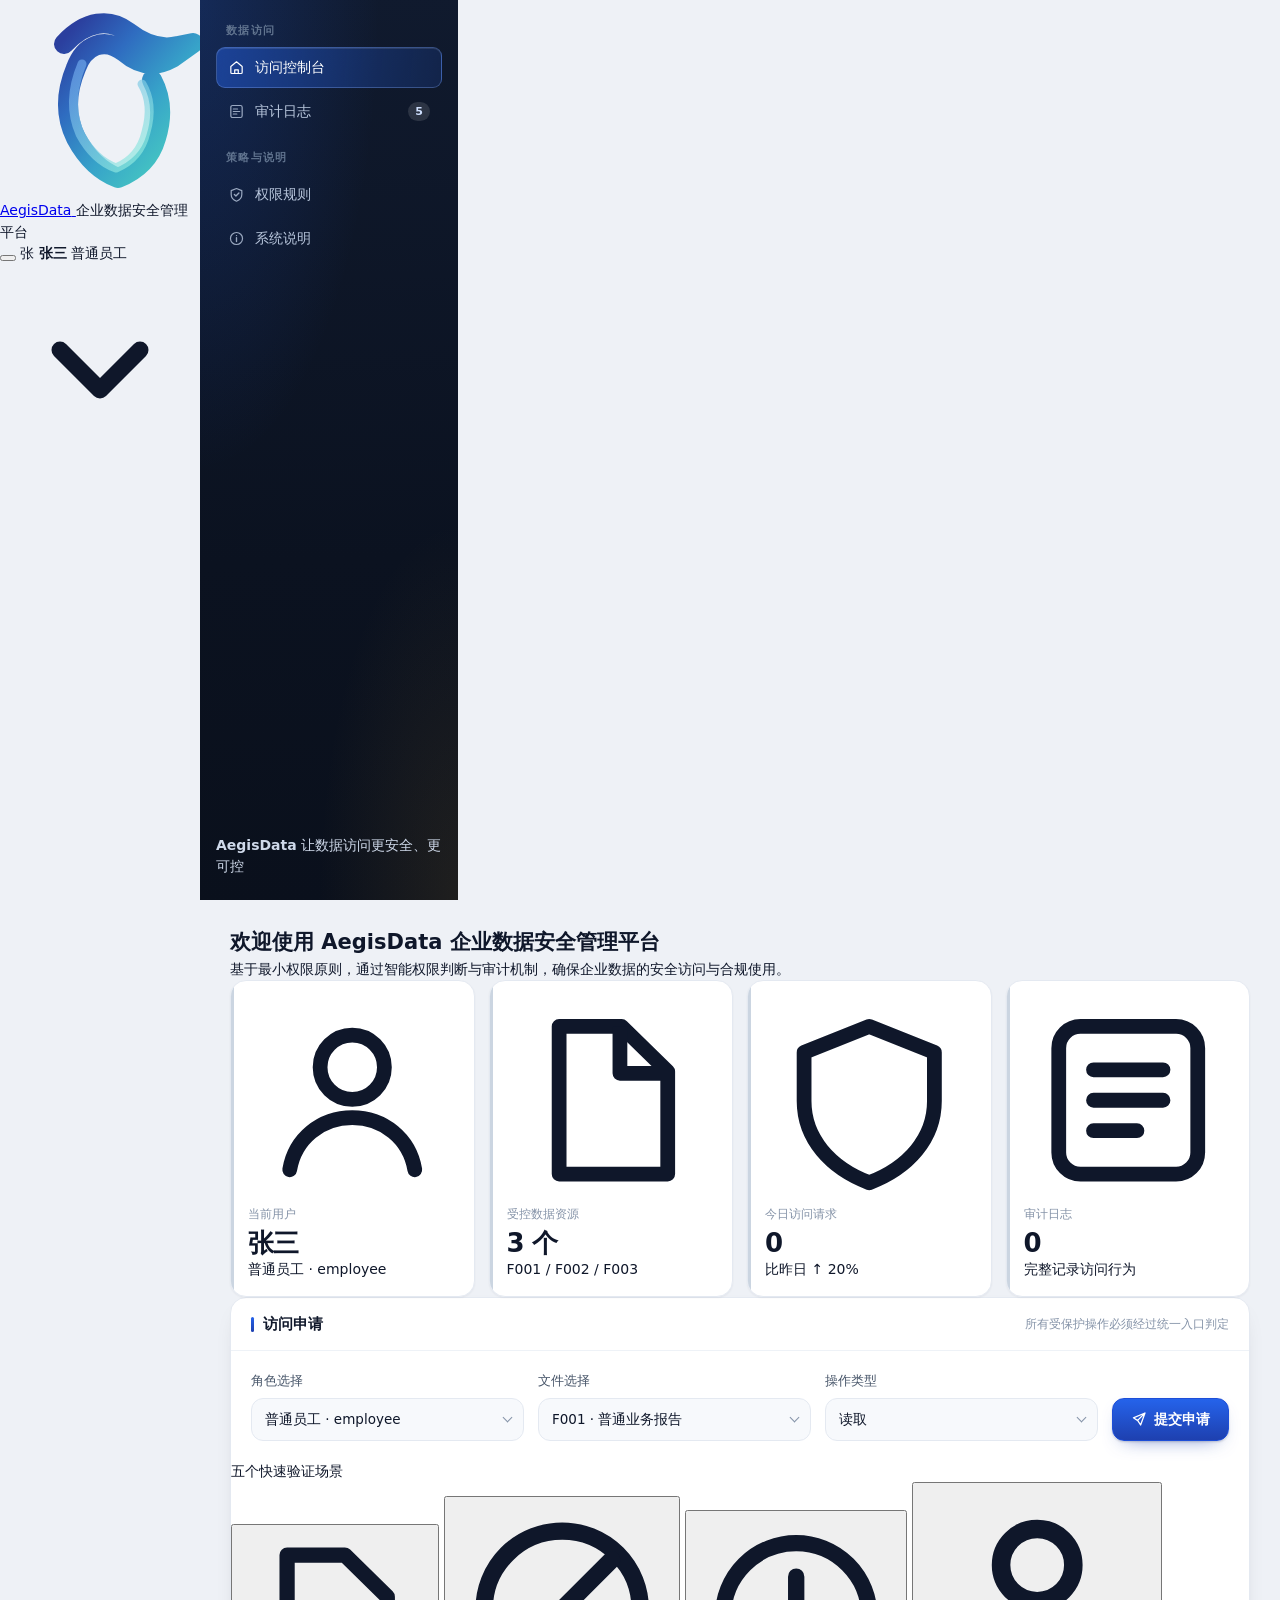
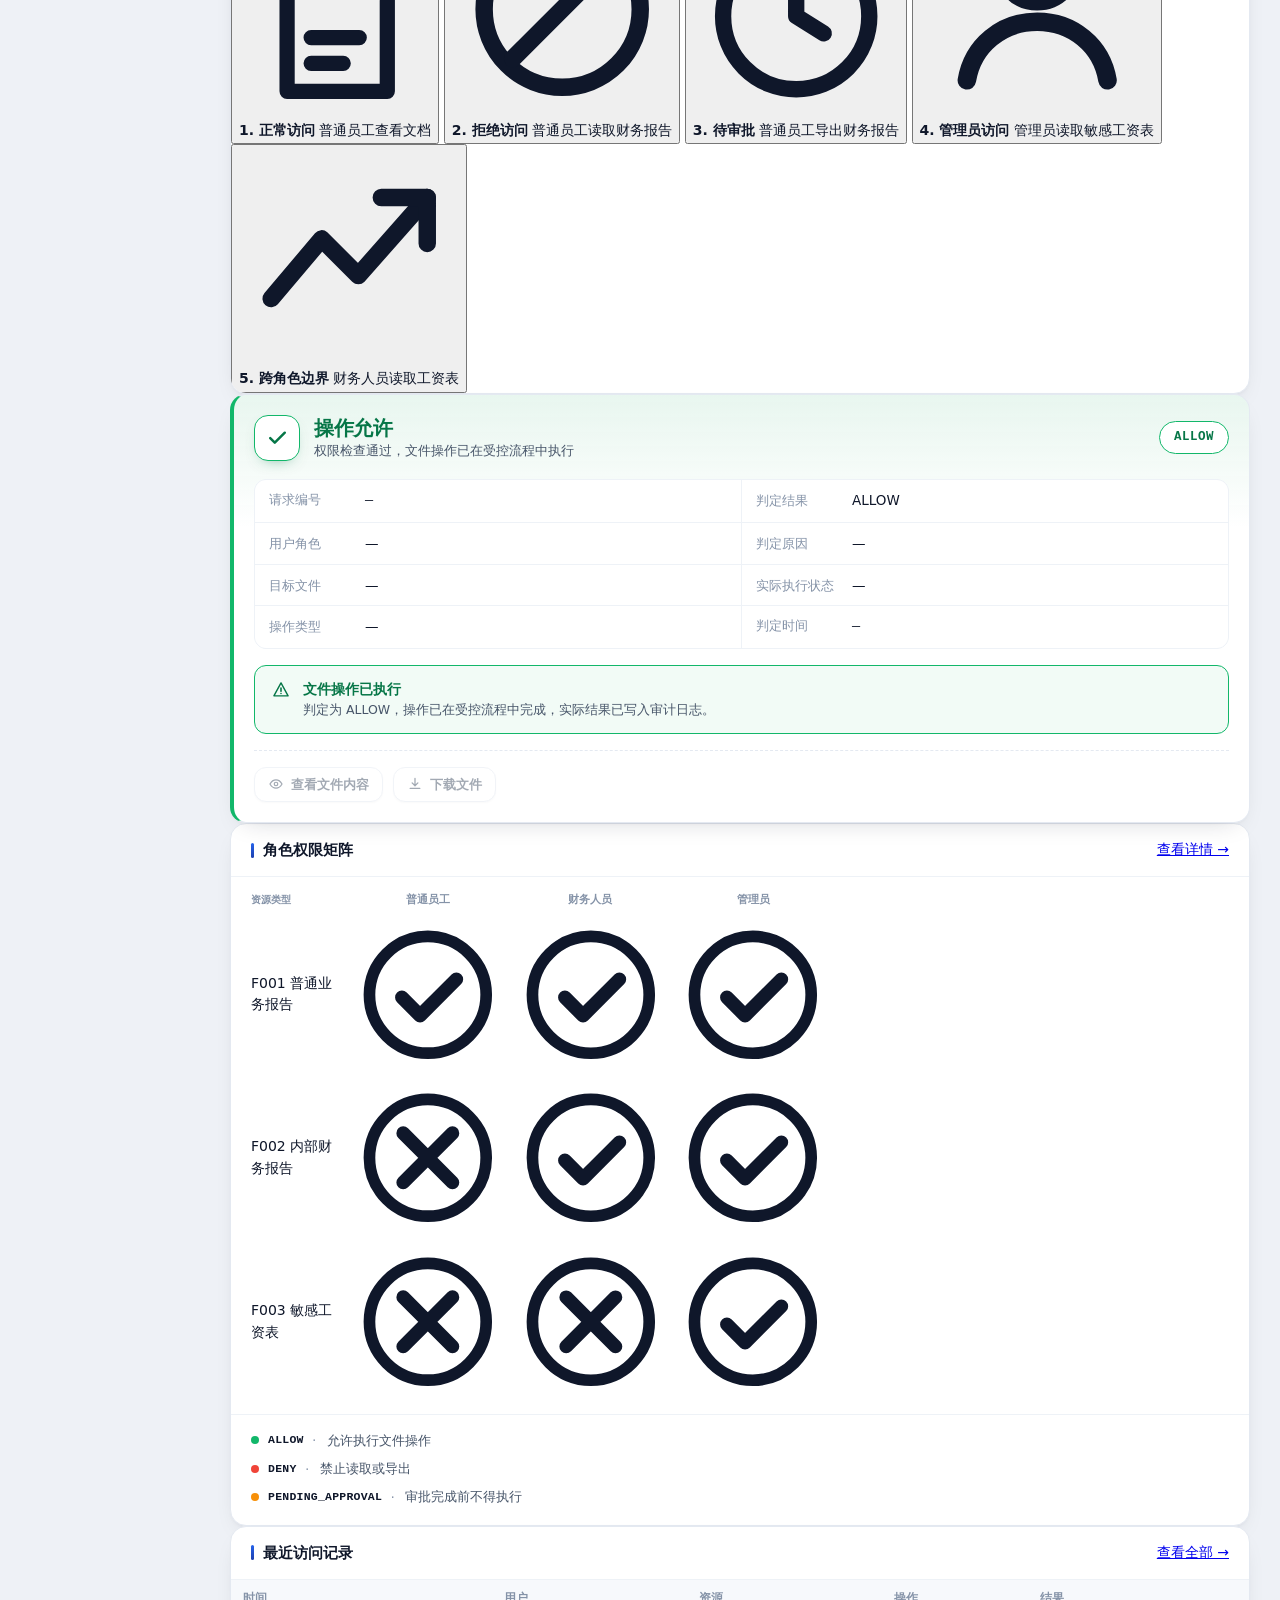
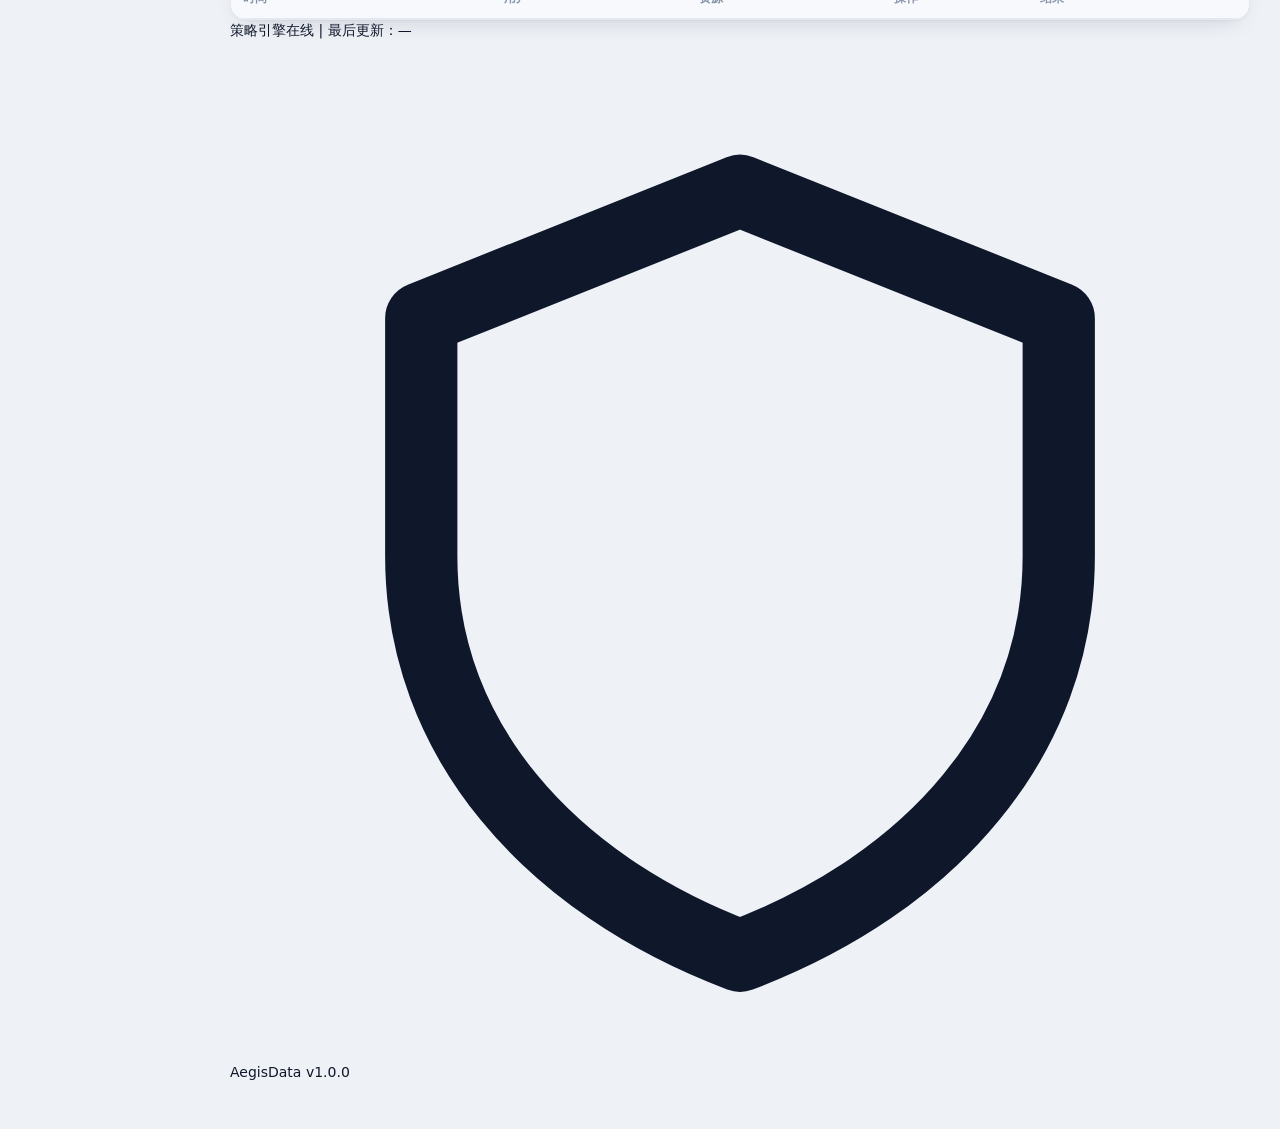
<file: code/index.html>
<!DOCTYPE html>
<html lang="zh-CN">
<head>
<meta charset="UTF-8">
<meta name="viewport" content="width=device-width, initial-scale=1">
<title>访问控制台 · AegisData 企业数据安全管理平台</title>
<link rel="icon" type="image/png" href="../static/aegisdata-logo.png">
<link rel="stylesheet" href="../static/style.css">
</head>
<body data-page="console">

<!-- ══════════ 顶部栏 ══════════ -->
<header class="top">
  <a class="top__brand" href="#console">
                    <span class="top__logo" aria-hidden="true">
      <svg xmlns="http://www.w3.org/2000/svg" viewBox="0 0 200 200" width="200" height="200" role="img" aria-label="AegisData">
  <defs>
    <linearGradient id="adg" x1="0%" y1="10%" x2="88%" y2="100%">
      <stop offset="0%"   stop-color="#2b3f9e"/>
      <stop offset="28%"  stop-color="#2f6cc0"/>
      <stop offset="60%"  stop-color="#37a3c9"/>
      <stop offset="100%" stop-color="#4ad2c0"/>
    </linearGradient>
    <linearGradient id="adl" x1="10%" y1="0%" x2="90%" y2="100%">
      <stop offset="0%"   stop-color="#6fa8ec"/>
      <stop offset="100%" stop-color="#93f0dd"/>
    </linearGradient>
  </defs>

  
  <path fill="none" stroke="url(#adg)" stroke-width="20"
        stroke-linecap="round" stroke-linejoin="round"
        d="M64 44
           C86 20 110 18 128 32
           C146 46 162 50 178 46
           L193 43
           L172 58
           C154 68 138 64 124 52
           C104 36 84 46 76 68
           Q60 106 76 138
           Q92 168 118 178
           Q148 166 156 138
           Q166 106 152 80"/>

  
  <path fill="none" stroke="url(#adl)" stroke-opacity=".68" stroke-width="9"
        stroke-linecap="round" stroke-linejoin="round"
        d="M82 64
           Q66 102 80 134
           Q94 160 116 168
           Q140 158 146 132
           Q154 104 142 84"/>
</svg>
    </span>
    <span class="top__name">AegisData</span>
  </a>
  <span class="top__divider"></span>
  <span class="top__title">企业数据安全管理平台</span>

  <div class="top__right">
    <button class="iconbtn" type="button" aria-label="通知">
      <svg viewBox="0 0 24 24" fill="none">
        <path d="M18 8.5a6 6 0 1 0-12 0c0 5-2 6.5-2 6.5h16s-2-1.5-2-6.5Z" stroke="currentColor" stroke-width="1.6" stroke-linejoin="round"/>
        <path d="M13.7 19a2 2 0 0 1-3.4 0" stroke="currentColor" stroke-width="1.6" stroke-linecap="round"/>
      </svg>
    </button>
    <span class="top__user">
      <span class="top__avatar">张</span>
      <span class="top__who">
        <b>张三</b>
        <span>普通员工</span>
      </span>
      <svg class="top__chev" viewBox="0 0 20 20" fill="none">
        <path d="M6 8.5l4 4 4-4" stroke="currentColor" stroke-width="1.7" stroke-linecap="round" stroke-linejoin="round"/>
      </svg>
    </span>
  </div>
</header>

<div class="shell">

  <!-- ══════════ 侧边导航 ══════════ -->
  <aside class="sidebar">
    <nav class="nav" aria-label="主导航">
      <p class="nav__group">数据访问</p>
      <a class="nav__item is-active" href="#console" data-nav="console" aria-current="page">
        <svg viewBox="0 0 24 24" fill="none" aria-hidden="true">
          <path d="M4 10.5 12 4l8 6.5V19a1.5 1.5 0 0 1-1.5 1.5h-13A1.5 1.5 0 0 1 4 19v-8.5Z" stroke="currentColor" stroke-width="1.7" stroke-linejoin="round"/>
          <path d="M9.5 20.5v-5.2h5v5.2" stroke="currentColor" stroke-width="1.7" stroke-linejoin="round"/>
        </svg>
        <span>访问控制台</span>
      </a>
      <a class="nav__item" href="#audit" data-nav="audit">
        <svg viewBox="0 0 24 24" fill="none" aria-hidden="true">
          <rect x="4" y="3.5" width="16" height="17" rx="2.5" stroke="currentColor" stroke-width="1.7"/>
          <path d="M7.5 8.5h6M7.5 12h9M7.5 15.5h5" stroke="currentColor" stroke-width="1.7" stroke-linecap="round"/>
        </svg>
        <span>审计日志</span>
        <i class="nav__count" id="navCount">0</i>
      </a>

      <p class="nav__group">策略与说明</p>
      <a class="nav__item" href="#rules" data-nav="rules">
        <svg viewBox="0 0 24 24" fill="none" aria-hidden="true">
          <path d="M12 3.5l7.5 3v5.6c0 4.3-3 7.7-7.5 9.4-4.5-1.7-7.5-5.1-7.5-9.4V6.5l7.5-3Z" stroke="currentColor" stroke-width="1.7" stroke-linejoin="round"/>
          <path d="M9 12l2.2 2.2L15.4 10" stroke="currentColor" stroke-width="1.9" stroke-linecap="round" stroke-linejoin="round"/>
        </svg>
        <span>权限规则</span>
      </a>
      <a class="nav__item" href="#about" data-nav="about">
        <svg viewBox="0 0 24 24" fill="none" aria-hidden="true">
          <circle cx="12" cy="12" r="8.5" stroke="currentColor" stroke-width="1.7"/>
          <path d="M12 11v5.2M12 7.9h.01" stroke="currentColor" stroke-width="1.9" stroke-linecap="round"/>
        </svg>
        <span>系统说明</span>
      </a>
    </nav>

    <div class="sidebar__foot">
      <b>AegisData</b>
      <span>让数据访问更安全、更可控</span>
    </div>
  </aside>

  <!-- ══════════ 主区域 ══════════ -->
  <div class="main">

    <section class="hero">
      <h1>欢迎使用 AegisData 企业数据安全管理平台</h1>
      <p>基于最小权限原则，通过智能权限判断与审计机制，确保企业数据的安全访问与合规使用。</p>
    </section>

    <!-- 统计概览 -->
    <section class="stats" aria-label="概览">
      <dl class="stat">
        <span class="stat__ico stat__ico--blue">
          <svg viewBox="0 0 24 24" fill="none">
            <circle cx="12" cy="8.2" r="3.7" stroke="currentColor" stroke-width="1.7"/>
            <path d="M4.8 20c.6-3.6 3.6-6 7.2-6s6.6 2.4 7.2 6" stroke="currentColor" stroke-width="1.7" stroke-linecap="round"/>
          </svg>
        </span>
        <span class="stat__body">
          <dt>当前用户</dt>
          <dd>张三</dd>
          <span class="stat__note">普通员工 · employee</span>
        </span>
      </dl>

      <dl class="stat">
        <span class="stat__ico stat__ico--green">
          <svg viewBox="0 0 24 24" fill="none">
            <path d="M6 3.5h7.2L18.5 8.7V20.5H6V3.5Z" stroke="currentColor" stroke-width="1.7" stroke-linejoin="round"/>
            <path d="M13 3.5v5.4h5.3" stroke="currentColor" stroke-width="1.7" stroke-linejoin="round"/>
          </svg>
        </span>
        <span class="stat__body">
          <dt>受控数据资源</dt>
          <dd>3 个</dd>
          <span class="stat__note">F001 / F002 / F003</span>
        </span>
      </dl>

      <dl class="stat">
        <span class="stat__ico stat__ico--blue">
          <svg viewBox="0 0 24 24" fill="none">
            <path d="M12 3.5l7.5 3v5.6c0 4.3-3 7.7-7.5 9.4-4.5-1.7-7.5-5.1-7.5-9.4V6.5l7.5-3Z" stroke="currentColor" stroke-width="1.7" stroke-linejoin="round"/>
          </svg>
        </span>
        <span class="stat__body">
          <dt>今日访问请求</dt>
          <dd id="statToday">0</dd>
          <span class="stat__note">比昨日 <span class="stat__trend">↑ 20%</span></span>
        </span>
      </dl>

      <dl class="stat">
        <span class="stat__ico stat__ico--orange">
          <svg viewBox="0 0 24 24" fill="none">
            <rect x="4" y="3.5" width="16" height="17" rx="2.5" stroke="currentColor" stroke-width="1.7"/>
            <path d="M8 8.5h8M8 12h8M8 15.5h5" stroke="currentColor" stroke-width="1.7" stroke-linecap="round"/>
          </svg>
        </span>
        <span class="stat__body">
          <dt>审计日志</dt>
          <dd id="statLogs">0</dd>
          <span class="stat__note">完整记录访问行为</span>
        </span>
      </dl>
    </section>

    <!-- 访问申请 -->
    <section class="card" id="request">
      <div class="card__head">
        <h2>访问申请</h2>
        <span class="hint">所有受保护操作必须经过统一入口判定</span>
      </div>

      <form class="form" id="requestForm" autocomplete="off">
        <div class="field">
          <label for="role">角色选择</label>
          <div class="select">
            <select id="role" name="user_role">
              <option value="employee">普通员工 · employee</option>
              <option value="finance">财务人员 · finance</option>
              <option value="admin">管理员 · admin</option>
            </select>
          </div>
        </div>

        <div class="field">
          <label for="file">文件选择</label>
          <div class="select">
            <select id="file" name="file_id">
              <option value="F001">F001 · 普通业务报告</option>
              <option value="F002">F002 · 内部财务报告</option>
              <option value="F003">F003 · 敏感工资表</option>
            </select>
          </div>
        </div>

        <div class="field">
          <label for="action">操作类型</label>
          <div class="select">
            <select id="action" name="action">
              <option value="read">读取</option>
              <option value="export">导出</option>
            </select>
          </div>
        </div>

        <button class="btn btn--primary" type="submit" id="submitBtn">
          <svg viewBox="0 0 20 20" fill="none" aria-hidden="true">
            <path d="M17.5 2.5 8 12M17.5 2.5 12 17.5l-3.5-5.5-5.5-3.5 14.5-6Z" stroke="currentColor"
                  stroke-width="1.6" stroke-linejoin="round"/>
          </svg>
          <span>提交申请</span>
        </button>
      </form>

      <!-- 快速验证场景 -->
      <div class="scenes">
        <p class="scenes__title">五个快速验证场景</p>
        <div class="scenes__list">
          <button class="scene is-allow" type="button" data-r="employee" data-f="F001" data-a="read">
            <span class="scene__ico scene__ico--green">
              <svg viewBox="0 0 24 24" fill="none">
                <path d="M6 3.5h7.2L18.5 8.7V20.5H6V3.5Z" stroke="currentColor" stroke-width="1.9" stroke-linejoin="round"/>
                <path d="M9 13.8h6M9 17h4" stroke="currentColor" stroke-width="1.9" stroke-linecap="round"/>
              </svg>
            </span>
            <span class="scene__text">
              <b>1. 正常访问</b>
              <span>普通员工查看文档</span>
            </span>
          </button>

          <button class="scene is-deny" type="button" data-r="employee" data-f="F002" data-a="read">
            <span class="scene__ico scene__ico--red">
              <svg viewBox="0 0 24 24" fill="none">
                <circle cx="12" cy="12" r="8.5" stroke="currentColor" stroke-width="1.9"/>
                <path d="M6.6 17.4 17.4 6.6" stroke="currentColor" stroke-width="1.9" stroke-linecap="round"/>
              </svg>
            </span>
            <span class="scene__text">
              <b>2. 拒绝访问</b>
              <span>普通员工读取财务报告</span>
            </span>
          </button>

          <button class="scene is-pending" type="button" data-r="employee" data-f="F002" data-a="export">
            <span class="scene__ico scene__ico--orange">
              <svg viewBox="0 0 24 24" fill="none">
                <circle cx="12" cy="12" r="8.5" stroke="currentColor" stroke-width="1.9"/>
                <path d="M12 7.4V12l3.2 2" stroke="currentColor" stroke-width="1.9" stroke-linecap="round" stroke-linejoin="round"/>
              </svg>
            </span>
            <span class="scene__text">
              <b>3. 待审批</b>
              <span>普通员工导出财务报告</span>
            </span>
          </button>

          <button class="scene is-admin" type="button" data-r="admin" data-f="F003" data-a="read">
            <span class="scene__ico scene__ico--blue">
              <svg viewBox="0 0 24 24" fill="none">
                <circle cx="12" cy="8.2" r="3.7" stroke="currentColor" stroke-width="1.9"/>
                <path d="M4.8 20c.6-3.6 3.6-6 7.2-6s6.6 2.4 7.2 6" stroke="currentColor" stroke-width="1.9" stroke-linecap="round"/>
              </svg>
            </span>
            <span class="scene__text">
              <b>4. 管理员访问</b>
              <span>管理员读取敏感工资表</span>
            </span>
          </button>

          <button class="scene is-edge" type="button" data-r="finance" data-f="F003" data-a="read">
            <span class="scene__ico scene__ico--violet">
              <svg viewBox="0 0 24 24" fill="none">
                <path d="M3.5 16.5 9 10l4 4 7.5-8.5" stroke="currentColor" stroke-width="1.9" stroke-linecap="round" stroke-linejoin="round"/>
                <path d="M15.5 5.5H20.5V10.5" stroke="currentColor" stroke-width="1.9" stroke-linecap="round" stroke-linejoin="round"/>
              </svg>
            </span>
            <span class="scene__text">
              <b>5. 跨角色边界</b>
              <span>财务人员读取工资表</span>
            </span>
          </button>
        </div>
      </div>
    </section>

    <!-- 判定结果 -->
    <div class="result-wrap">
      <section class="card card--result is-allow" id="result" data-decision="ALLOW">
        <div class="result__top">
          <div class="verdict">
            <span class="verdict__icon" aria-hidden="true">
              <svg viewBox="0 0 24 24" fill="none">
                <path d="M5 12.6l4.4 4.4L19 7.4" stroke="currentColor" stroke-width="2.4"
                      stroke-linecap="round" stroke-linejoin="round"/>
              </svg>
            </span>
            <div class="verdict__text">
              <b id="verdictTitle">操作允许</b>
              <span id="verdictSub">权限检查通过，文件操作已在受控流程中执行</span>
            </div>
          </div>
          <span class="badge" id="decisionBadge">ALLOW</span>
        </div>

        <dl class="kv">
          <div><dt>请求编号</dt><dd class="mono" id="kvRequestId">—</dd></div>
          <div><dt>判定结果</dt><dd id="kvDecision">ALLOW</dd></div>
          <div><dt>用户角色</dt><dd id="kvRole">—</dd></div>
          <div><dt>判定原因</dt><dd id="kvReason">—</dd></div>
          <div><dt>目标文件</dt><dd id="kvFile">—</dd></div>
          <div><dt>实际执行状态</dt><dd id="kvExecuted">—</dd></div>
          <div><dt>操作类型</dt><dd id="kvAction">—</dd></div>
          <div><dt>判定时间</dt><dd class="mono" id="kvTime">—</dd></div>
        </dl>

        <div class="proof" id="proof">
          <span class="proof__icon" aria-hidden="true">
            <svg viewBox="0 0 24 24" fill="none">
              <path d="M12 3.5 20.5 19h-17L12 3.5Z" stroke="currentColor" stroke-width="1.7" stroke-linejoin="round"/>
              <path d="M12 9.6v4M12 16.2h.01" stroke="currentColor" stroke-width="1.9" stroke-linecap="round"/>
            </svg>
          </span>
          <div class="proof__text">
            <b id="proofTitle">文件操作已执行</b>
            <span id="proofDesc">判定为 ALLOW，操作已在受控流程中完成，实际结果已写入审计日志。</span>
          </div>
        </div>

        <div class="result__acts">
          <button class="btn btn--ghost btn--sm" type="button" id="btnView" disabled>
            <svg viewBox="0 0 20 20" fill="none" aria-hidden="true">
              <path d="M2.5 10S5.4 4.8 10 4.8 17.5 10 17.5 10 14.6 15.2 10 15.2 2.5 10 2.5 10Z"
                    stroke="currentColor" stroke-width="1.5"/>
              <circle cx="10" cy="10" r="2.2" stroke="currentColor" stroke-width="1.5"/>
            </svg>
            查看文件内容
          </button>
          <button class="btn btn--ghost btn--sm" type="button" id="btnExport" disabled>
            <svg viewBox="0 0 20 20" fill="none" aria-hidden="true">
              <path d="M10 3v9M6.4 8.6 10 12.2l3.6-3.6M4 15.5h12" stroke="currentColor"
                    stroke-width="1.6" stroke-linecap="round" stroke-linejoin="round"/>
            </svg>
            下载文件
          </button>
          <span class="result__note" id="resultNote"></span>
        </div>
      </section>
    </div>

    <!-- 权限矩阵 + 最近记录 -->
    <div class="cols">
      <section class="card card--matrix">
        <div class="card__head">
          <h2>角色权限矩阵</h2>
          <a class="card__link" href="#rules">查看详情 →</a>
        </div>
                <div class="matrix">
          <div class="matrix__row matrix__row--head">
            <span>资源类型</span>
            <span>普通员工</span>
            <span>财务人员</span>
            <span>管理员</span>
          </div>
          <div class="matrix__row">
            <span>F001 普通业务报告</span>
            <span class="mk mk--yes" title="读取与导出均允许">
              <svg viewBox="0 0 24 24" fill="none"><circle cx="12" cy="12" r="9" stroke="currentColor" stroke-width="1.8"/><path d="M8 12.4l2.8 2.8L16.4 9.6" stroke="currentColor" stroke-width="2.1" stroke-linecap="round" stroke-linejoin="round"/></svg>
            </span>
            <span class="mk mk--yes" title="读取与导出均允许">
              <svg viewBox="0 0 24 24" fill="none"><circle cx="12" cy="12" r="9" stroke="currentColor" stroke-width="1.8"/><path d="M8 12.4l2.8 2.8L16.4 9.6" stroke="currentColor" stroke-width="2.1" stroke-linecap="round" stroke-linejoin="round"/></svg>
            </span>
            <span class="mk mk--yes" title="读取与导出均允许">
              <svg viewBox="0 0 24 24" fill="none"><circle cx="12" cy="12" r="9" stroke="currentColor" stroke-width="1.8"/><path d="M8 12.4l2.8 2.8L16.4 9.6" stroke="currentColor" stroke-width="2.1" stroke-linecap="round" stroke-linejoin="round"/></svg>
            </span>
          </div>
          <div class="matrix__row">
            <span>F002 内部财务报告</span>
            <span class="mk mk--no" title="读取被拒绝，导出需审批">
              <svg viewBox="0 0 24 24" fill="none"><circle cx="12" cy="12" r="9" stroke="currentColor" stroke-width="1.8"/><path d="M8.2 15.8 15.8 8.2M15.8 15.8 8.2 8.2" stroke="currentColor" stroke-width="2.1" stroke-linecap="round"/></svg>
            </span>
            <span class="mk mk--yes" title="读取与导出均允许">
              <svg viewBox="0 0 24 24" fill="none"><circle cx="12" cy="12" r="9" stroke="currentColor" stroke-width="1.8"/><path d="M8 12.4l2.8 2.8L16.4 9.6" stroke="currentColor" stroke-width="2.1" stroke-linecap="round" stroke-linejoin="round"/></svg>
            </span>
            <span class="mk mk--yes" title="读取与导出均允许">
              <svg viewBox="0 0 24 24" fill="none"><circle cx="12" cy="12" r="9" stroke="currentColor" stroke-width="1.8"/><path d="M8 12.4l2.8 2.8L16.4 9.6" stroke="currentColor" stroke-width="2.1" stroke-linecap="round" stroke-linejoin="round"/></svg>
            </span>
          </div>
          <div class="matrix__row">
            <span>F003 敏感工资表</span>
            <span class="mk mk--no" title="读取与导出均被拒绝">
              <svg viewBox="0 0 24 24" fill="none"><circle cx="12" cy="12" r="9" stroke="currentColor" stroke-width="1.8"/><path d="M8.2 15.8 15.8 8.2M15.8 15.8 8.2 8.2" stroke="currentColor" stroke-width="2.1" stroke-linecap="round"/></svg>
            </span>
            <span class="mk mk--no" title="读取与导出均被拒绝">
              <svg viewBox="0 0 24 24" fill="none"><circle cx="12" cy="12" r="9" stroke="currentColor" stroke-width="1.8"/><path d="M8.2 15.8 15.8 8.2M15.8 15.8 8.2 8.2" stroke="currentColor" stroke-width="2.1" stroke-linecap="round"/></svg>
            </span>
            <span class="mk mk--yes" title="读取与导出均允许">
              <svg viewBox="0 0 24 24" fill="none"><circle cx="12" cy="12" r="9" stroke="currentColor" stroke-width="1.8"/><path d="M8 12.4l2.8 2.8L16.4 9.6" stroke="currentColor" stroke-width="2.1" stroke-linecap="round" stroke-linejoin="round"/></svg>
            </span>
          </div>
        </div>
        <ul class="legend" style="border-top:1px solid var(--line-soft)">
          <li><span class="dot dot--allow"></span><b>ALLOW</b>允许执行文件操作</li>
          <li><span class="dot dot--deny"></span><b>DENY</b>禁止读取或导出</li>
          <li><span class="dot dot--pending"></span><b>PENDING_APPROVAL</b>审批完成前不得执行</li>
        </ul>
      </section>

      <section class="card">
        <div class="card__head">
          <h2>最近访问记录</h2>
          <a class="card__link" href="#audit">查看全部 →</a>
        </div>
        <div class="tablewrap">
          <table class="table">
            <thead>
              <tr>
                <th style="width:118px">时间</th>
                <th style="width:88px">用户</th>
                <th>资源</th>
                <th style="width:66px">操作</th>
                <th style="width:100px">结果</th>
              </tr>
            </thead>
            <tbody id="historyBody"></tbody>
          </table>
        </div>
      </section>
    </div>

    <!-- 页脚 -->
    <footer class="foot">
      <span class="foot__left">
        <span class="foot__status"><span class="foot__pulse"></span>策略引擎在线</span>
        <span class="foot__sep">|</span>
        <span>最后更新：<span class="foot__time">—</span></span>
      </span>
      <span class="foot__ver">
        <svg viewBox="0 0 24 24" fill="none">
          <path d="M12 3.5l7.5 3v5.6c0 4.3-3 7.7-7.5 9.4-4.5-1.7-7.5-5.1-7.5-9.4V6.5l7.5-3Z" stroke="currentColor" stroke-width="1.7" stroke-linejoin="round"/>
        </svg>
        AegisData v1.0.0
      </span>
    </footer>
  </div>
</div>

<p class="sr-only" id="live" role="status" aria-live="polite"></p>

<script src="../static/app.js"></script>
</body>
</html>
</file>
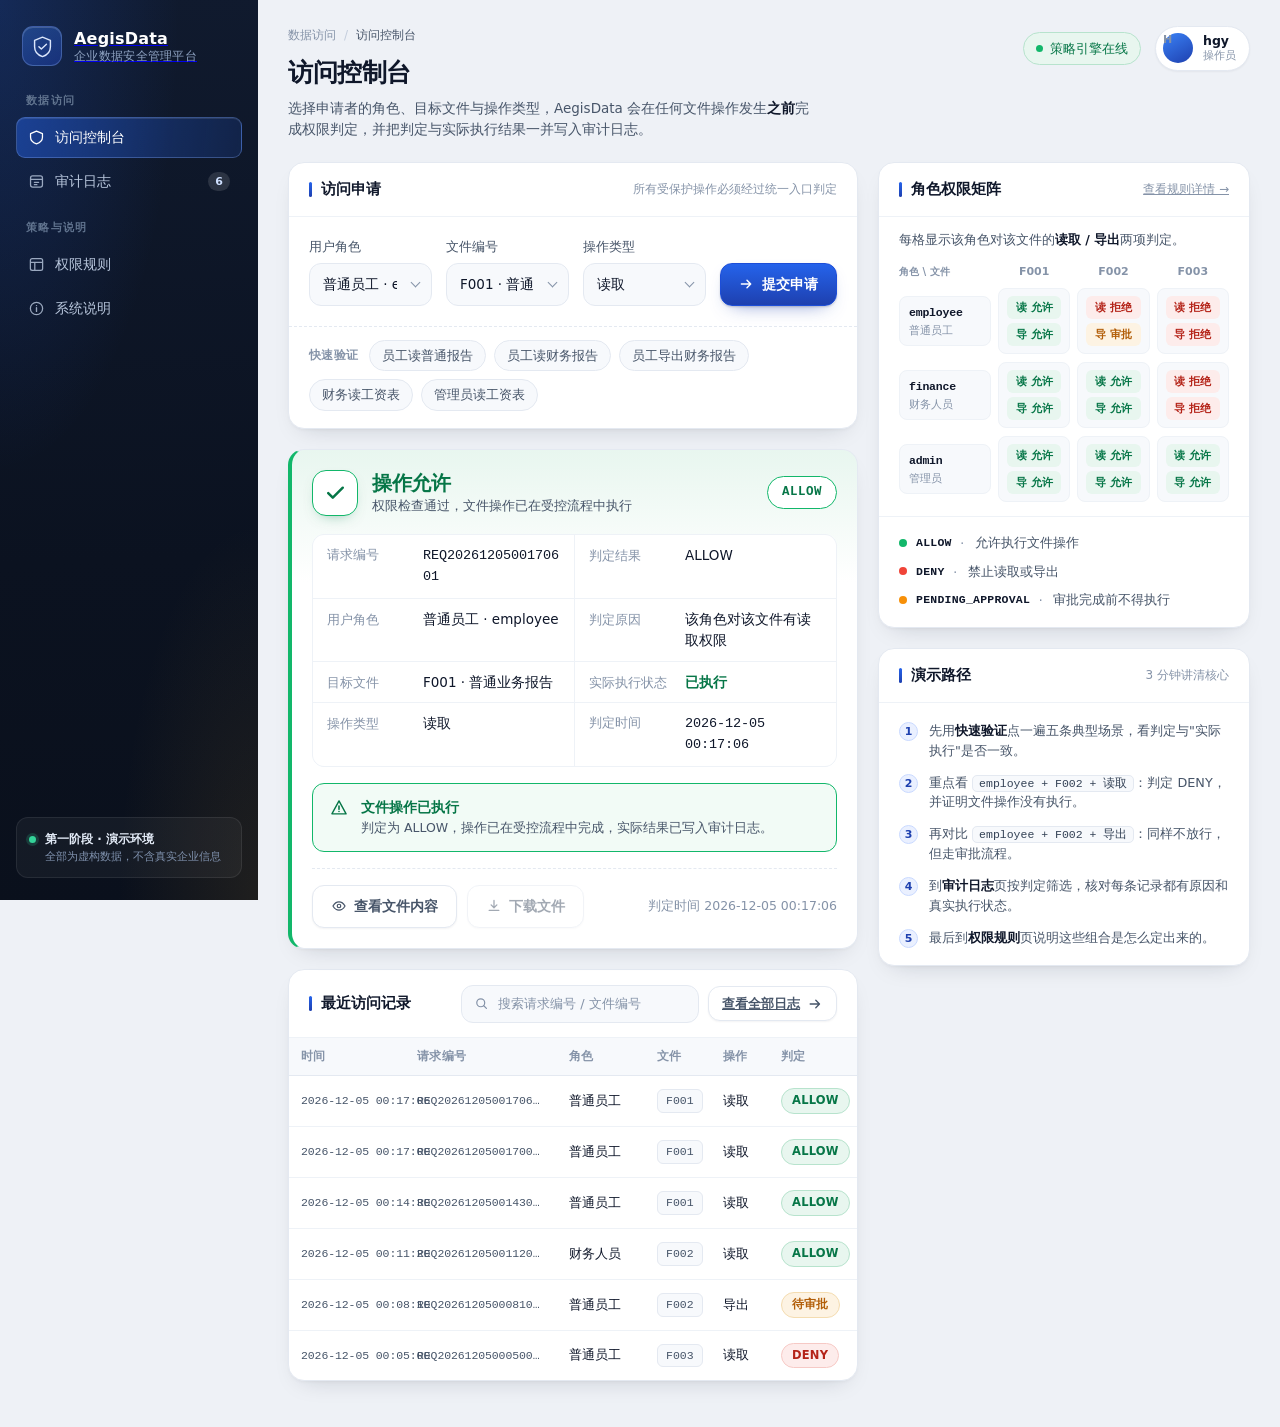
<file: prototype/index.html>
<!DOCTYPE html>
<html lang="zh-CN">
<head>
<meta charset="UTF-8">
<meta name="viewport" content="width=device-width, initial-scale=1">
<title>访问控制台 · AegisData 企业数据安全管理平台</title>
<link rel="stylesheet" href="../static/style.css">
</head>
<body data-page="console">

<!-- ══════════ 侧边栏 ══════════ -->
<aside class="sidebar">
  <a class="brand" href="#console">
    <div class="brand__mark" aria-hidden="true">
      <svg viewBox="0 0 32 32" fill="none">
        <path d="M16 3 27 7.5v8.7c0 6.6-4.5 11.6-11 13.8-6.5-2.2-11-7.2-11-13.8V7.5L16 3Z"
              stroke="currentColor" stroke-width="2" stroke-linejoin="round"/>
        <path d="M11 16.2l3.4 3.4L21.5 13" stroke="currentColor" stroke-width="2"
              stroke-linecap="round" stroke-linejoin="round"/>
      </svg>
    </div>
    <div class="brand__text">
      <b>AegisData</b>
      <span>企业数据安全管理平台</span>
    </div>
  </a>

  <nav class="nav" aria-label="主导航">
    <p class="nav__group">数据访问</p>
    <a class="nav__item is-active" href="#console" aria-current="page">
      <svg viewBox="0 0 20 20" fill="none" aria-hidden="true">
        <path d="M10 2.5 17 5.5v4.3c0 3.6-2.8 6.4-7 7.7-4.2-1.3-7-4.1-7-7.7V5.5L10 2.5Z"
              stroke="currentColor" stroke-width="1.5" stroke-linejoin="round"/>
      </svg>
      <span>访问控制台</span>
    </a>
    <a class="nav__item" href="#audit">
      <svg viewBox="0 0 20 20" fill="none" aria-hidden="true">
        <rect x="3" y="3.5" width="14" height="13" rx="2.5" stroke="currentColor" stroke-width="1.5"/>
        <path d="M3 7.5h14M7.5 11h5M7.5 13.8h3" stroke="currentColor" stroke-width="1.5" stroke-linecap="round"/>
      </svg>
      <span>审计日志</span>
      <i class="nav__count" id="navCount">0</i>
    </a>

    <p class="nav__group">策略与说明</p>
    <a class="nav__item" href="#rules">
      <svg viewBox="0 0 20 20" fill="none" aria-hidden="true">
        <rect x="2.8" y="3.2" width="14.4" height="13.6" rx="2.2" stroke="currentColor" stroke-width="1.5"/>
        <path d="M2.8 7.6h14.4M8 7.6v9.2" stroke="currentColor" stroke-width="1.5"/>
      </svg>
      <span>权限规则</span>
    </a>
    <a class="nav__item" href="about.html">
      <svg viewBox="0 0 20 20" fill="none" aria-hidden="true">
        <circle cx="10" cy="10" r="7.2" stroke="currentColor" stroke-width="1.5"/>
        <path d="M10 9v4.4M10 6.6h.01" stroke="currentColor" stroke-width="1.6" stroke-linecap="round"/>
      </svg>
      <span>系统说明</span>
    </a>
  </nav>

  <div class="sidebar__foot">
    <div class="stage">
      <span class="stage__dot"></span>
      <div>
        <b>第一阶段 · 演示环境</b>
        <span>全部为虚构数据，不含真实企业信息</span>
      </div>
    </div>
  </div>
</aside>

<!-- ══════════ 主区域 ══════════ -->
<div class="main">

  <header class="topbar">
    <div class="topbar__head">
      <nav class="topbar__crumbs" aria-label="面包屑">
        <span>数据访问</span><span class="sep">/</span><b>访问控制台</b>
      </nav>
      <h1>访问控制台</h1>
      <p>选择申请者的角色、目标文件与操作类型，AegisData 会在任何文件操作发生<strong>之前</strong>完成权限判定，并把判定与实际执行结果一并写入审计日志。</p>
    </div>
    <div class="topbar__side">
      <span class="chip chip--ok">
        <span class="chip__pulse"></span>策略引擎在线
      </span>
      <div class="whoami">
        <span class="whoami__avatar">H</span>
        <div>
          <b>hgy</b>
          <span>操作员</span>
        </div>
      </div>
    </div>
  </header>

  <div class="grid">

    <!-- ── 左列 ── -->
    <div class="col">

      <!-- 访问申请表单 -->
      <section class="card card--form" id="request">
        <div class="card__head">
          <h2>访问申请</h2>
          <span class="hint">所有受保护操作必须经过统一入口判定</span>
        </div>

        <form class="form" id="requestForm" autocomplete="off">
          <div class="field">
            <label for="role">用户角色</label>
            <div class="select">
              <select id="role" name="user_role">
                <option value="employee">普通员工 · employee</option>
                <option value="finance">财务人员 · finance</option>
                <option value="admin">管理员 · admin</option>
              </select>
            </div>
          </div>

          <div class="field">
            <label for="file">文件编号</label>
            <div class="select">
              <select id="file" name="file_id">
                <option value="F001">F001 · 普通业务报告</option>
                <option value="F002">F002 · 内部财务报告</option>
                <option value="F003">F003 · 敏感工资表</option>
              </select>
            </div>
          </div>

          <div class="field">
            <label for="action">操作类型</label>
            <div class="select">
              <select id="action" name="action">
                <option value="read">读取</option>
                <option value="export">导出</option>
              </select>
            </div>
          </div>

          <button class="btn btn--primary" type="submit" id="submitBtn">
            <svg viewBox="0 0 20 20" fill="none" aria-hidden="true">
              <path d="M3 10h11M10 5.4 14.6 10 10 14.6" stroke="currentColor"
                    stroke-width="1.8" stroke-linecap="round" stroke-linejoin="round"/>
            </svg>
            <span>提交申请</span>
          </button>
        </form>

        <div class="quick">
          <span class="quick__label">快速验证</span>
          <button class="tbtn" type="button" data-r="employee" data-f="F001" data-a="read">员工读普通报告</button>
          <button class="tbtn" type="button" data-r="employee" data-f="F002" data-a="read">员工读财务报告</button>
          <button class="tbtn" type="button" data-r="employee" data-f="F002" data-a="export">员工导出财务报告</button>
          <button class="tbtn" type="button" data-r="finance" data-f="F003" data-a="read">财务读工资表</button>
          <button class="tbtn" type="button" data-r="admin" data-f="F003" data-a="read">管理员读工资表</button>
        </div>
      </section>

      <!-- 判定结果 -->
      <section class="card card--result is-allow" id="result" data-decision="ALLOW">
        <div class="result__top">
          <div class="verdict">
            <span class="verdict__icon" aria-hidden="true">
              <svg viewBox="0 0 24 24" fill="none">
                <path d="M5 12.6l4.4 4.4L19 7.4" stroke="currentColor" stroke-width="2.4"
                      stroke-linecap="round" stroke-linejoin="round"/>
              </svg>
            </span>
            <div class="verdict__text">
              <b id="verdictTitle">操作允许</b>
              <span id="verdictSub">权限检查通过，文件操作已在受控流程中执行</span>
            </div>
          </div>
          <span class="badge" id="decisionBadge">ALLOW</span>
        </div>

        <dl class="kv">
          <div><dt>请求编号</dt><dd class="mono" id="kvRequestId">—</dd></div>
          <div><dt>判定结果</dt><dd id="kvDecision">ALLOW</dd></div>
          <div><dt>用户角色</dt><dd id="kvRole">—</dd></div>
          <div><dt>判定原因</dt><dd id="kvReason">—</dd></div>
          <div><dt>目标文件</dt><dd id="kvFile">—</dd></div>
          <div><dt>实际执行状态</dt><dd id="kvExecuted">—</dd></div>
          <div><dt>操作类型</dt><dd id="kvAction">—</dd></div>
          <div><dt>判定时间</dt><dd class="mono" id="kvTime">—</dd></div>
        </dl>

        <!-- 拦截证据条 -->
        <div class="proof" id="proof">
          <span class="proof__icon" aria-hidden="true">
            <svg viewBox="0 0 24 24" fill="none">
              <path d="M12 3.5 20.5 19h-17L12 3.5Z" stroke="currentColor" stroke-width="1.7" stroke-linejoin="round"/>
              <path d="M12 9.6v4M12 16.2h.01" stroke="currentColor" stroke-width="1.9" stroke-linecap="round"/>
            </svg>
          </span>
          <div class="proof__text">
            <b id="proofTitle">文件操作已执行</b>
            <span id="proofDesc">判定为 ALLOW，操作已在受控流程中完成，实际结果已写入审计日志。</span>
          </div>
        </div>

        <div class="result__acts">
          <button class="btn btn--ghost" type="button" id="btnView" disabled>
            <svg viewBox="0 0 20 20" fill="none" aria-hidden="true">
              <path d="M2.5 10S5.4 4.8 10 4.8 17.5 10 17.5 10 14.6 15.2 10 15.2 2.5 10 2.5 10Z"
                    stroke="currentColor" stroke-width="1.5"/>
              <circle cx="10" cy="10" r="2.2" stroke="currentColor" stroke-width="1.5"/>
            </svg>
            查看文件内容
          </button>
          <button class="btn btn--ghost" type="button" id="btnExport" disabled>
            <svg viewBox="0 0 20 20" fill="none" aria-hidden="true">
              <path d="M10 3v9M6.4 8.6 10 12.2l3.6-3.6M4 15.5h12" stroke="currentColor"
                    stroke-width="1.6" stroke-linecap="round" stroke-linejoin="round"/>
            </svg>
            下载文件
          </button>
          <span class="result__note" id="resultNote"></span>
        </div>
      </section>

      <!-- 最近记录 -->
      <section class="card card--table" id="history">
        <div class="card__head">
          <h2>最近访问记录</h2>
          <div class="card__tools">
            <label class="search">
              <svg viewBox="0 0 20 20" fill="none" aria-hidden="true">
                <circle cx="9" cy="9" r="5.3" stroke="currentColor" stroke-width="1.6"/>
                <path d="M13 13l3.6 3.6" stroke="currentColor" stroke-width="1.6" stroke-linecap="round"/>
              </svg>
              <input type="search" id="search" placeholder="搜索请求编号 / 文件编号">
            </label>
            <a class="btn btn--ghost btn--sm" href="#audit">
              查看全部日志
              <svg viewBox="0 0 20 20" fill="none" aria-hidden="true">
                <path d="M4 10h11M11 5.4 15.6 10 11 14.6" stroke="currentColor"
                      stroke-width="1.7" stroke-linecap="round" stroke-linejoin="round"/>
              </svg>
            </a>
          </div>
        </div>

        <div class="tablewrap">
          <table class="table">
            <thead>
              <tr>
                <th>时间</th>
                <th>请求编号</th>
                <th>角色</th>
                <th>文件</th>
                <th>操作</th>
                <th>判定</th>
                <th>原因</th>
                <th class="ta-c">实际执行</th>
              </tr>
            </thead>
            <tbody id="historyBody"></tbody>
          </table>
        </div>
      </section>
    </div>

    <!-- ── 右列 ── -->
    <div class="col col--side">

      <!-- 权限矩阵 -->
      <section class="card card--matrix" id="matrix">
        <div class="card__head">
          <h2>角色权限矩阵</h2>
          <a class="hint" href="#rules">查看规则详情 →</a>
        </div>
        <p class="matrix__note">每格显示该角色对该文件的<strong>读取 / 导出</strong>两项判定。</p>

        <div class="matrix" role="table" aria-label="角色权限矩阵">
          <div class="matrix__row matrix__row--head" role="row">
            <span role="columnheader">角色 \ 文件</span>
            <span role="columnheader">F001</span>
            <span role="columnheader">F002</span>
            <span role="columnheader">F003</span>
          </div>

          <div class="matrix__row" role="row">
            <span class="matrix__role" role="rowheader"><b>employee</b><i>普通员工</i></span>
            <span class="cell"><i class="pill pill--allow">读 允许</i><i class="pill pill--allow">导 允许</i></span>
            <span class="cell"><i class="pill pill--deny">读 拒绝</i><i class="pill pill--pending">导 审批</i></span>
            <span class="cell"><i class="pill pill--deny">读 拒绝</i><i class="pill pill--deny">导 拒绝</i></span>
          </div>

          <div class="matrix__row" role="row">
            <span class="matrix__role" role="rowheader"><b>finance</b><i>财务人员</i></span>
            <span class="cell"><i class="pill pill--allow">读 允许</i><i class="pill pill--allow">导 允许</i></span>
            <span class="cell"><i class="pill pill--allow">读 允许</i><i class="pill pill--allow">导 允许</i></span>
            <span class="cell"><i class="pill pill--deny">读 拒绝</i><i class="pill pill--deny">导 拒绝</i></span>
          </div>

          <div class="matrix__row" role="row">
            <span class="matrix__role" role="rowheader"><b>admin</b><i>管理员</i></span>
            <span class="cell"><i class="pill pill--allow">读 允许</i><i class="pill pill--allow">导 允许</i></span>
            <span class="cell"><i class="pill pill--allow">读 允许</i><i class="pill pill--allow">导 允许</i></span>
            <span class="cell"><i class="pill pill--allow">读 允许</i><i class="pill pill--allow">导 允许</i></span>
          </div>
        </div>

        <ul class="legend">
          <li><span class="dot dot--allow"></span><b>ALLOW</b>允许执行文件操作</li>
          <li><span class="dot dot--deny"></span><b>DENY</b>禁止读取或导出</li>
          <li><span class="dot dot--pending"></span><b>PENDING_APPROVAL</b>审批完成前不得执行</li>
        </ul>
      </section>

      <!-- 演示路径 -->
      <section class="card">
        <div class="card__head">
          <h2>演示路径</h2>
          <span class="hint">3 分钟讲清核心</span>
        </div>
        <ol class="notes">
          <li>先用<strong>快速验证</strong>点一遍五条典型场景，看判定与"实际执行"是否一致。</li>
          <li>重点看 <code>employee + F002 + 读取</code>：判定 DENY，并证明文件操作没有执行。</li>
          <li>再对比 <code>employee + F002 + 导出</code>：同样不放行，但走审批流程。</li>
          <li>到<strong>审计日志</strong>页按判定筛选，核对每条记录都有原因和真实执行状态。</li>
          <li>最后到<strong>权限规则</strong>页说明这些组合是怎么定出来的。</li>
        </ol>
      </section>
    </div>
  </div>
</div>

<!-- 结果播报（读屏） -->
<p class="sr-only" id="live" role="status" aria-live="polite"></p>

<script src="../static/app.js"></script>
</body>
</html>
</file>
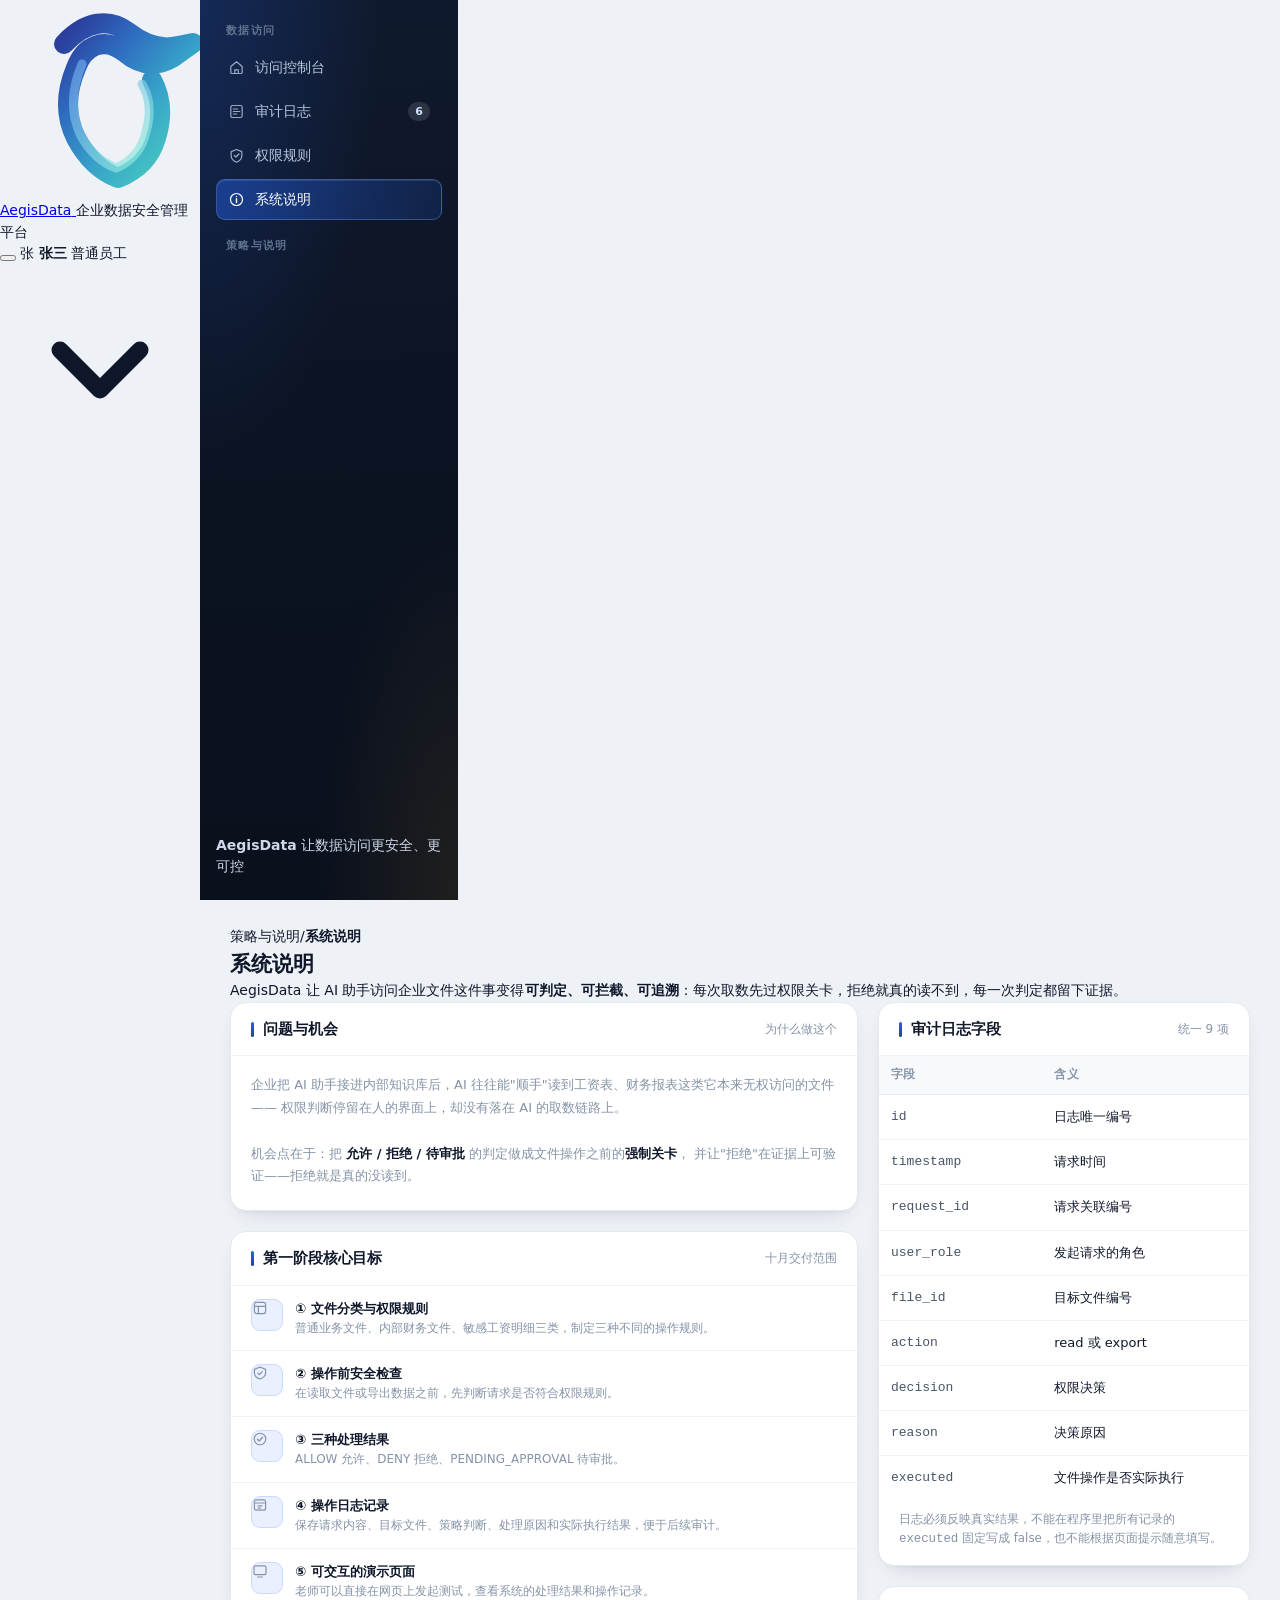
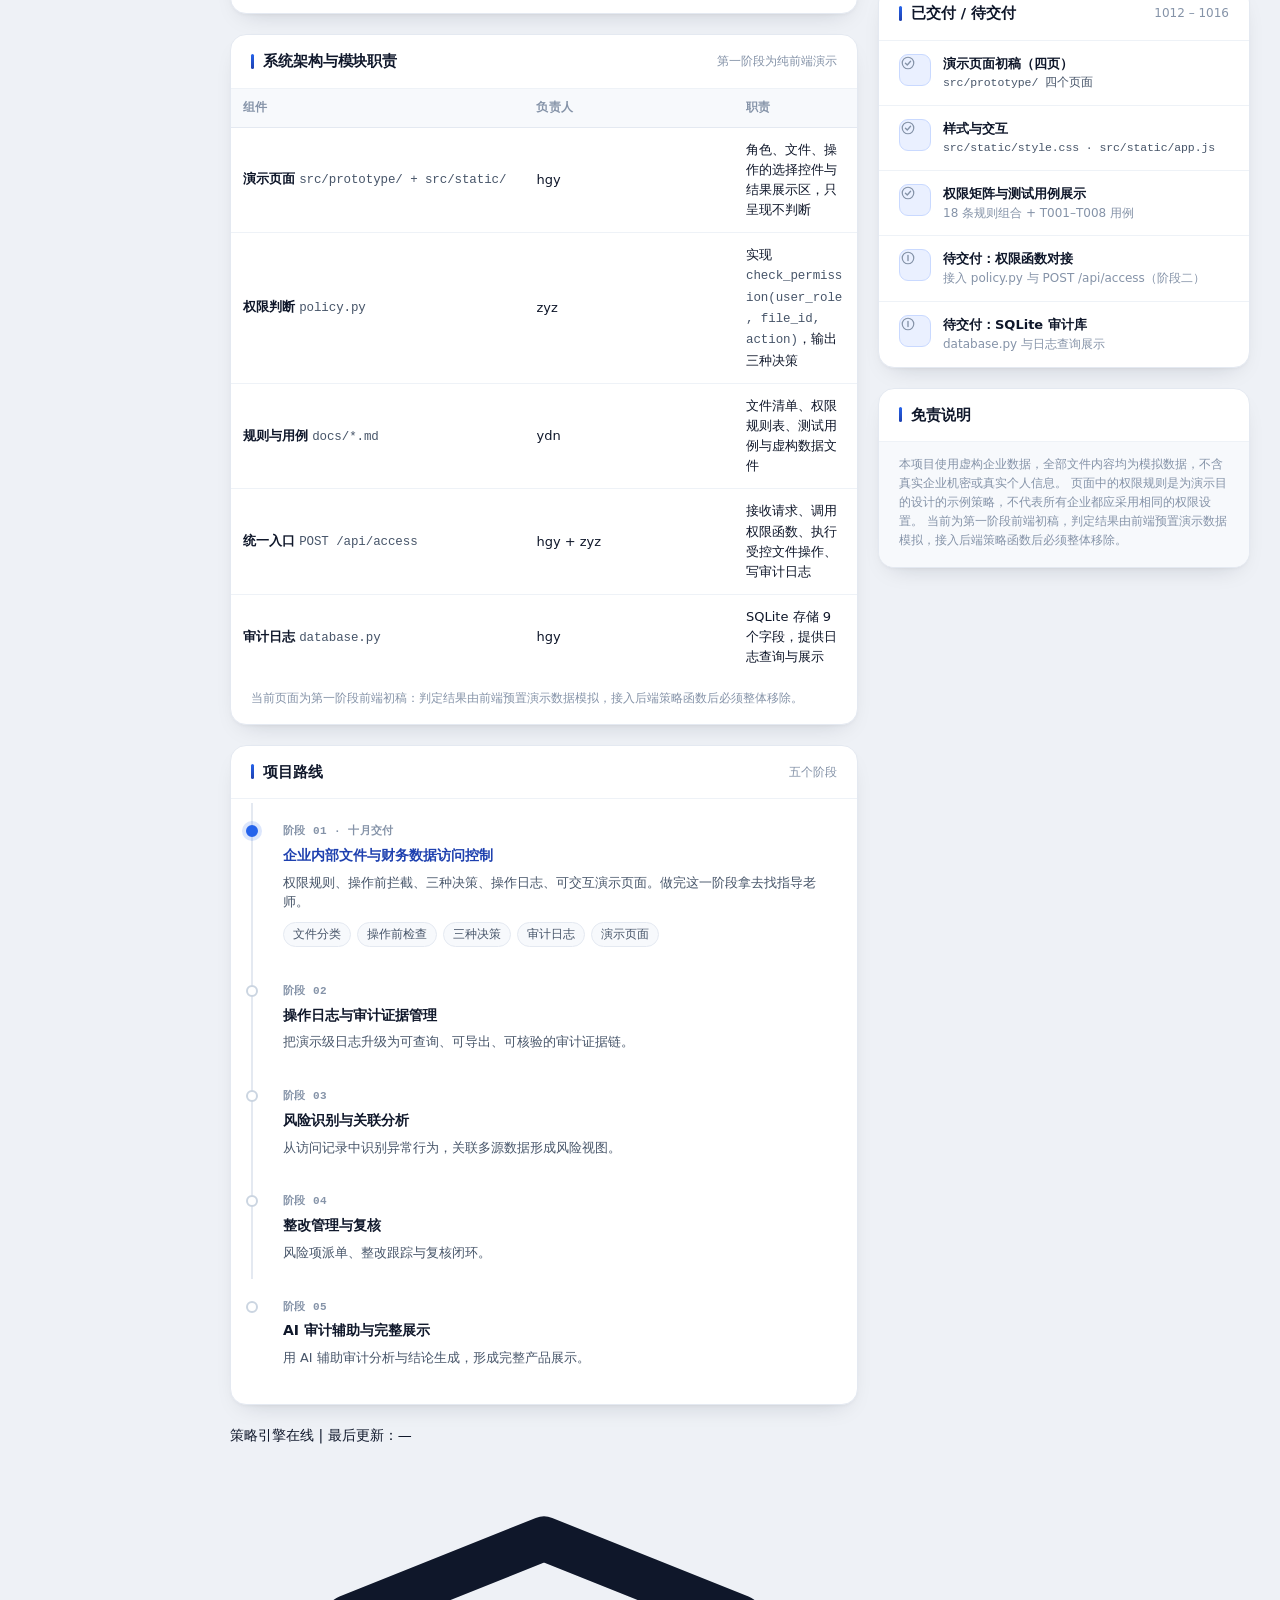
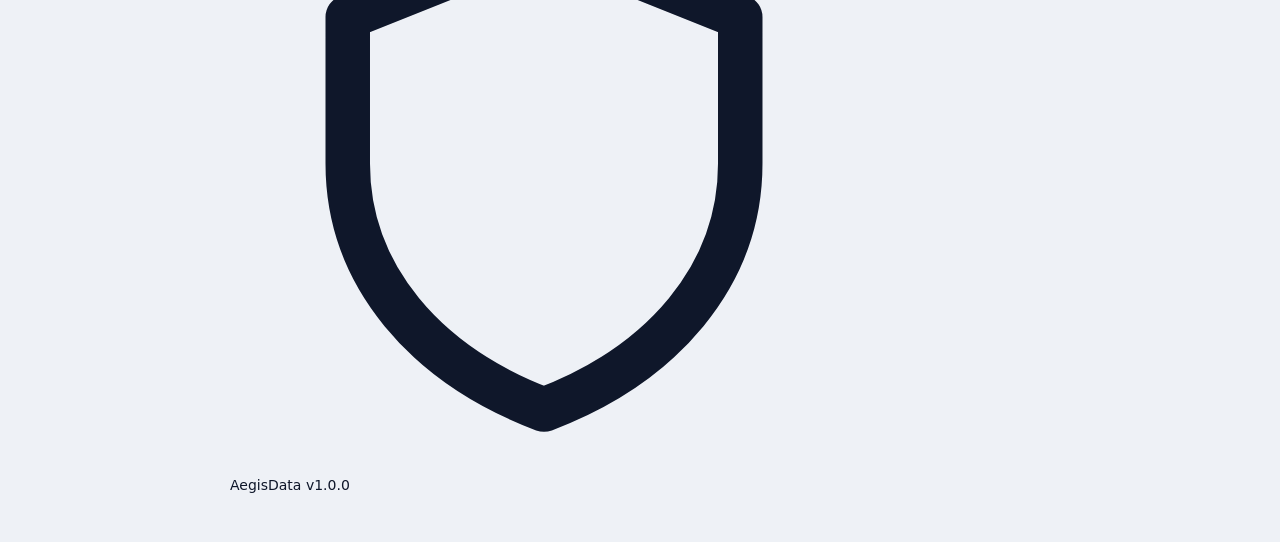
<file: code/about.html>
<!DOCTYPE html>
<html lang="zh-CN">
<head>
<meta charset="UTF-8">
<meta name="viewport" content="width=device-width, initial-scale=1">
<title>系统说明 · AegisData 企业数据安全管理平台</title>
<link rel="icon" type="image/png" href="../static/aegisdata-logo.png">
<link rel="stylesheet" href="../static/style.css">
</head>
<body data-page="about">

<!-- ══════════ 顶部栏 ══════════ -->
<header class="top">
  <a class="top__brand" href="#console">
                    <span class="top__logo" aria-hidden="true">
      <svg xmlns="http://www.w3.org/2000/svg" viewBox="0 0 200 200" width="200" height="200" role="img" aria-label="AegisData">
  <defs>
    <linearGradient id="adg" x1="0%" y1="10%" x2="88%" y2="100%">
      <stop offset="0%"   stop-color="#2b3f9e"/>
      <stop offset="28%"  stop-color="#2f6cc0"/>
      <stop offset="60%"  stop-color="#37a3c9"/>
      <stop offset="100%" stop-color="#4ad2c0"/>
    </linearGradient>
    <linearGradient id="adl" x1="10%" y1="0%" x2="90%" y2="100%">
      <stop offset="0%"   stop-color="#6fa8ec"/>
      <stop offset="100%" stop-color="#93f0dd"/>
    </linearGradient>
  </defs>

  
  <path fill="none" stroke="url(#adg)" stroke-width="20"
        stroke-linecap="round" stroke-linejoin="round"
        d="M64 44
           C86 20 110 18 128 32
           C146 46 162 50 178 46
           L193 43
           L172 58
           C154 68 138 64 124 52
           C104 36 84 46 76 68
           Q60 106 76 138
           Q92 168 118 178
           Q148 166 156 138
           Q166 106 152 80"/>

  
  <path fill="none" stroke="url(#adl)" stroke-opacity=".68" stroke-width="9"
        stroke-linecap="round" stroke-linejoin="round"
        d="M82 64
           Q66 102 80 134
           Q94 160 116 168
           Q140 158 146 132
           Q154 104 142 84"/>
</svg>
    </span>
    <span class="top__name">AegisData</span>
  </a>
  <span class="top__divider"></span>
  <span class="top__title">企业数据安全管理平台</span>

  <div class="top__right">
    <button class="iconbtn" type="button" aria-label="通知">
      <svg viewBox="0 0 24 24" fill="none">
        <path d="M18 8.5a6 6 0 1 0-12 0c0 5-2 6.5-2 6.5h16s-2-1.5-2-6.5Z" stroke="currentColor" stroke-width="1.6" stroke-linejoin="round"/>
        <path d="M13.7 19a2 2 0 0 1-3.4 0" stroke="currentColor" stroke-width="1.6" stroke-linecap="round"/>
      </svg>
    </button>
    <span class="top__user">
      <span class="top__avatar">张</span>
      <span class="top__who">
        <b>张三</b>
        <span>普通员工</span>
      </span>
      <svg class="top__chev" viewBox="0 0 20 20" fill="none">
        <path d="M6 8.5l4 4 4-4" stroke="currentColor" stroke-width="1.7" stroke-linecap="round" stroke-linejoin="round"/>
      </svg>
    </span>
  </div>
</header>

<div class="shell">

  <!-- ══════════ 侧边导航 ══════════ -->
  <aside class="sidebar">
    <nav class="nav" aria-label="主导航">
      <p class="nav__group">数据访问</p>
      <a class="nav__item" href="#console" data-nav="console">
        <svg viewBox="0 0 24 24" fill="none" aria-hidden="true">
          <path d="M4 10.5 12 4l8 6.5V19a1.5 1.5 0 0 1-1.5 1.5h-13A1.5 1.5 0 0 1 4 19v-8.5Z" stroke="currentColor" stroke-width="1.7" stroke-linejoin="round"/><path d="M9.5 20.5v-5.2h5v5.2" stroke="currentColor" stroke-width="1.7" stroke-linejoin="round"/>
        </svg>
        <span>访问控制台</span>
      </a>      <a class="nav__item" href="#audit" data-nav="audit">
        <svg viewBox="0 0 24 24" fill="none" aria-hidden="true">
          <rect x="4" y="3.5" width="16" height="17" rx="2.5" stroke="currentColor" stroke-width="1.7"/><path d="M7.5 8.5h6M7.5 12h9M7.5 15.5h5" stroke="currentColor" stroke-width="1.7" stroke-linecap="round"/>
        </svg>
        <span>审计日志</span>
        <i class="nav__count" id="navCount">0</i>
      </a>      <a class="nav__item" href="#rules" data-nav="rules">
        <svg viewBox="0 0 24 24" fill="none" aria-hidden="true">
          <path d="M12 3.5l7.5 3v5.6c0 4.3-3 7.7-7.5 9.4-4.5-1.7-7.5-5.1-7.5-9.4V6.5l7.5-3Z" stroke="currentColor" stroke-width="1.7" stroke-linejoin="round"/><path d="M9 12l2.2 2.2L15.4 10" stroke="currentColor" stroke-width="1.9" stroke-linecap="round" stroke-linejoin="round"/>
        </svg>
        <span>权限规则</span>
      </a>      <a class="nav__item is-active" href="#about" data-nav="about" aria-current="page">
        <svg viewBox="0 0 24 24" fill="none" aria-hidden="true">
          <circle cx="12" cy="12" r="8.5" stroke="currentColor" stroke-width="1.7"/><path d="M12 11v5.2M12 7.9h.01" stroke="currentColor" stroke-width="1.9" stroke-linecap="round"/>
        </svg>
        <span>系统说明</span>
      </a>
      <p class="nav__group">策略与说明</p>
    </nav>

    <div class="sidebar__foot">
      <b>AegisData</b>
      <span>让数据访问更安全、更可控</span>
    </div>
  </aside>

  <!-- ══════════ 主区域 ══════════ -->
  <div class="main">


      <section class="hero">
      <nav class="crumbs" aria-label="面包屑">
        <span>策略与说明</span><span class="sep">/</span><b>系统说明</b>
      </nav>
      <h1>系统说明</h1>
      <p>AegisData 让 AI 助手访问企业文件这件事变得<strong>可判定、可拦截、可追溯</strong>：每次取数先过权限关卡，拒绝就真的读不到，每一次判定都留下证据。</p>
    </section>

  <div class="grid">

    <div class="col">

      <!-- 问题与机会 -->
      <section class="card">
        <div class="card__head">
          <h2>问题与机会</h2>
          <span class="hint">为什么做这个</span>
        </div>
        <div class="notes" style="counter-reset: none">
          <p class="muted" style="padding: 0 0 4px; font-size: 13px; line-height: 1.75">
            企业把 AI 助手接进内部知识库后，AI 往往能"顺手"读到工资表、财务报表这类它本来无权访问的文件——
            权限判断停留在人的界面上，却没有落在 AI 的取数链路上。
            <br><br>
            机会点在于：把 <strong>允许 / 拒绝 / 待审批</strong> 的判定做成文件操作之前的<strong>强制关卡</strong>，
            并让"拒绝"在证据上可验证——拒绝就是真的没读到。
          </p>
        </div>
      </section>

      <!-- 第一阶段核心目标 -->
      <section class="card">
        <div class="card__head">
          <h2>第一阶段核心目标</h2>
          <span class="hint">十月交付范围</span>
        </div>
        <div class="doclist">
          <div class="doclist__item">
            <span class="doclist__ico"><svg viewBox="0 0 20 20" fill="none"><rect x="3" y="3" width="14" height="14" rx="2.5" stroke="currentColor" stroke-width="1.5"/><path d="M3 8h14M8 8v9" stroke="currentColor" stroke-width="1.5"/></svg></span>
            <div>
              <b>① 文件分类与权限规则</b>
              <span>普通业务文件、内部财务文件、敏感工资明细三类，制定三种不同的操作规则。</span>
            </div>
          </div>
          <div class="doclist__item">
            <span class="doclist__ico"><svg viewBox="0 0 20 20" fill="none"><path d="M10 2.5 17 5.5v4.3c0 3.6-2.8 6.4-7 7.7-4.2-1.3-7-4.1-7-7.7V5.5L10 2.5Z" stroke="currentColor" stroke-width="1.5" stroke-linejoin="round"/><path d="M7.4 10.2l1.9 1.9 3.4-3.8" stroke="currentColor" stroke-width="1.6" stroke-linecap="round" stroke-linejoin="round"/></svg></span>
            <div>
              <b>② 操作前安全检查</b>
              <span>在读取文件或导出数据之前，先判断请求是否符合权限规则。</span>
            </div>
          </div>
          <div class="doclist__item">
            <span class="doclist__ico"><svg viewBox="0 0 20 20" fill="none"><circle cx="10" cy="10" r="7.2" stroke="currentColor" stroke-width="1.5"/><path d="M6.8 10.2l2.3 2.3 4.1-4.6" stroke="currentColor" stroke-width="1.7" stroke-linecap="round" stroke-linejoin="round"/></svg></span>
            <div>
              <b>③ 三种处理结果</b>
              <span>ALLOW 允许、DENY 拒绝、PENDING_APPROVAL 待审批。</span>
            </div>
          </div>
          <div class="doclist__item">
            <span class="doclist__ico"><svg viewBox="0 0 20 20" fill="none"><rect x="3" y="3.5" width="14" height="13" rx="2.5" stroke="currentColor" stroke-width="1.5"/><path d="M3 7.5h14M7.5 11h5M7.5 13.8h3" stroke="currentColor" stroke-width="1.5" stroke-linecap="round"/></svg></span>
            <div>
              <b>④ 操作日志记录</b>
              <span>保存请求内容、目标文件、策略判断、处理原因和实际执行结果，便于后续审计。</span>
            </div>
          </div>
          <div class="doclist__item">
            <span class="doclist__ico"><svg viewBox="0 0 20 20" fill="none"><rect x="2.5" y="3.5" width="15" height="11" rx="2" stroke="currentColor" stroke-width="1.5"/><path d="M7 17.5h6" stroke="currentColor" stroke-width="1.5" stroke-linecap="round"/></svg></span>
            <div>
              <b>⑤ 可交互的演示页面</b>
              <span>老师可以直接在网页上发起测试，查看系统的处理结果和操作记录。</span>
            </div>
          </div>
        </div>
      </section>

      <!-- 系统架构 -->
      <section class="card">
        <div class="card__head">
          <h2>系统架构与模块职责</h2>
          <span class="hint">第一阶段为纯前端演示</span>
        </div>

        <div class="tablewrap">
          <table class="table">
            <thead>
              <tr>
                <th style="width:210px">组件</th>
                <th style="width:150px">负责人</th>
                <th>职责</th>
              </tr>
            </thead>
            <tbody>
              <tr>
                <td><b>演示页面</b> <span class="mono">src/prototype/ + src/static/</span></td>
                <td>hgy</td>
                <td>角色、文件、操作的选择控件与结果展示区，只呈现不判断</td>
              </tr>
              <tr>
                <td><b>权限判断</b> <span class="mono">policy.py</span></td>
                <td>zyz</td>
                <td>实现 <span class="mono">check_permission(user_role, file_id, action)</span>，输出三种决策</td>
              </tr>
              <tr>
                <td><b>规则与用例</b> <span class="mono">docs/*.md</span></td>
                <td>ydn</td>
                <td>文件清单、权限规则表、测试用例与虚构数据文件</td>
              </tr>
              <tr>
                <td><b>统一入口</b> <span class="mono">POST /api/access</span></td>
                <td>hgy + zyz</td>
                <td>接收请求、调用权限函数、执行受控文件操作、写审计日志</td>
              </tr>
              <tr>
                <td><b>审计日志</b> <span class="mono">database.py</span></td>
                <td>hgy</td>
                <td>SQLite 存储 9 个字段，提供日志查询与展示</td>
              </tr>
            </tbody>
          </table>
        </div>

        <div class="code-note">
          当前页面为第一阶段前端初稿：判定结果由前端预置演示数据模拟，接入后端策略函数后必须整体移除。
        </div>
      </section>

      <!-- 项目路线 -->
      <section class="card">
        <div class="card__head">
          <h2>项目路线</h2>
          <span class="hint">五个阶段</span>
        </div>
        <div class="roadmap">
          <div class="phase phase--now">
            <span class="phase__no">阶段 01 · 十月交付</span>
            <h4>企业内部文件与财务数据访问控制</h4>
            <p>权限规则、操作前拦截、三种决策、操作日志、可交互演示页面。做完这一阶段拿去找指导老师。</p>
            <div class="phase__tags">
              <span class="chipx">文件分类</span>
              <span class="chipx">操作前检查</span>
              <span class="chipx">三种决策</span>
              <span class="chipx">审计日志</span>
              <span class="chipx">演示页面</span>
            </div>
          </div>
          <div class="phase phase--next">
            <span class="phase__no">阶段 02</span>
            <h4>操作日志与审计证据管理</h4>
            <p>把演示级日志升级为可查询、可导出、可核验的审计证据链。</p>
          </div>
          <div class="phase phase--next">
            <span class="phase__no">阶段 03</span>
            <h4>风险识别与关联分析</h4>
            <p>从访问记录中识别异常行为，关联多源数据形成风险视图。</p>
          </div>
          <div class="phase phase--next">
            <span class="phase__no">阶段 04</span>
            <h4>整改管理与复核</h4>
            <p>风险项派单、整改跟踪与复核闭环。</p>
          </div>
          <div class="phase phase--next">
            <span class="phase__no">阶段 05</span>
            <h4>AI 审计辅助与完整展示</h4>
            <p>用 AI 辅助审计分析与结论生成，形成完整产品展示。</p>
          </div>
        </div>
      </section>
    </div>

    <!-- 右列 -->
    <div class="col col--side">

      <section class="card">
        <div class="card__head">
          <h2>审计日志字段</h2>
          <span class="hint">统一 9 项</span>
        </div>
        <div class="tablewrap">
          <table class="table">
            <thead>
              <tr><th style="width:120px">字段</th><th>含义</th></tr>
            </thead>
            <tbody>
              <tr><td class="tbl-code">id</td><td>日志唯一编号</td></tr>
              <tr><td class="tbl-code">timestamp</td><td>请求时间</td></tr>
              <tr><td class="tbl-code">request_id</td><td>请求关联编号</td></tr>
              <tr><td class="tbl-code">user_role</td><td>发起请求的角色</td></tr>
              <tr><td class="tbl-code">file_id</td><td>目标文件编号</td></tr>
              <tr><td class="tbl-code">action</td><td>read 或 export</td></tr>
              <tr><td class="tbl-code">decision</td><td>权限决策</td></tr>
              <tr><td class="tbl-code">reason</td><td>决策原因</td></tr>
              <tr><td class="tbl-code">executed</td><td>文件操作是否实际执行</td></tr>
            </tbody>
          </table>
        </div>
        <div class="code-note">
          日志必须反映真实结果，不能在程序里把所有记录的 <span class="mono">executed</span> 固定写成 false，也不能根据页面提示随意填写。
        </div>
      </section>

      <section class="card">
        <div class="card__head">
          <h2>已交付 / 待交付</h2>
          <span class="hint">1012 – 1016</span>
        </div>
        <div class="doclist">
          <div class="doclist__item">
            <span class="doclist__ico"><svg viewBox="0 0 20 20" fill="none"><circle cx="10" cy="10" r="7.2" stroke="currentColor" stroke-width="1.5"/><path d="M6.8 10.2l2.3 2.3 4.1-4.6" stroke="currentColor" stroke-width="1.7" stroke-linecap="round" stroke-linejoin="round"/></svg></span>
            <div><b>演示页面初稿（四页）</b><span class="mono">src/prototype/ 四个页面</span></div>
          </div>
          <div class="doclist__item">
            <span class="doclist__ico"><svg viewBox="0 0 20 20" fill="none"><circle cx="10" cy="10" r="7.2" stroke="currentColor" stroke-width="1.5"/><path d="M6.8 10.2l2.3 2.3 4.1-4.6" stroke="currentColor" stroke-width="1.7" stroke-linecap="round" stroke-linejoin="round"/></svg></span>
            <div><b>样式与交互</b><span class="mono">src/static/style.css · src/static/app.js</span></div>
          </div>
          <div class="doclist__item">
            <span class="doclist__ico"><svg viewBox="0 0 20 20" fill="none"><circle cx="10" cy="10" r="7.2" stroke="currentColor" stroke-width="1.5"/><path d="M6.8 10.2l2.3 2.3 4.1-4.6" stroke="currentColor" stroke-width="1.7" stroke-linecap="round" stroke-linejoin="round"/></svg></span>
            <div><b>权限矩阵与测试用例展示</b><span>18 条规则组合 + T001–T008 用例</span></div>
          </div>
          <div class="doclist__item">
            <span class="doclist__ico"><svg viewBox="0 0 20 20" fill="none"><circle cx="10" cy="10" r="7.2" stroke="currentColor" stroke-width="1.5"/><path d="M10 6.8v6.4" stroke="currentColor" stroke-width="1.7" stroke-linecap="round"/></svg></span>
            <div><b>待交付：权限函数对接</b><span>接入 policy.py 与 POST /api/access（阶段二）</span></div>
          </div>
          <div class="doclist__item">
            <span class="doclist__ico"><svg viewBox="0 0 20 20" fill="none"><circle cx="10" cy="10" r="7.2" stroke="currentColor" stroke-width="1.5"/><path d="M10 6.8v6.4" stroke="currentColor" stroke-width="1.7" stroke-linecap="round"/></svg></span>
            <div><b>待交付：SQLite 审计库</b><span>database.py 与日志查询展示</span></div>
          </div>
        </div>
      </section>

      <section class="card">
        <div class="card__head">
          <h2>免责说明</h2>
        </div>
        <p class="disclaimer" style="border-top: 0">
          本项目使用虚构企业数据，全部文件内容均为模拟数据，不含真实企业机密或真实个人信息。
          页面中的权限规则是为演示目的设计的示例策略，不代表所有企业都应采用相同的权限设置。
          当前为第一阶段前端初稿，判定结果由前端预置演示数据模拟，接入后端策略函数后必须整体移除。
        </p>
      </section>
    </div>
  

    <!-- 页脚 -->
    <footer class="foot">
      <span class="foot__left">
        <span class="foot__status"><span class="foot__pulse"></span>策略引擎在线</span>
        <span class="foot__sep">|</span>
        <span>最后更新：<span class="foot__time">—</span></span>
      </span>
      <span class="foot__ver">
        <svg viewBox="0 0 24 24" fill="none">
          <path d="M12 3.5l7.5 3v5.6c0 4.3-3 7.7-7.5 9.4-4.5-1.7-7.5-5.1-7.5-9.4V6.5l7.5-3Z" stroke="currentColor" stroke-width="1.7" stroke-linejoin="round"/>
        </svg>
        AegisData v1.0.0
      </span>
    </footer>
  </div>
</div>



<p class="sr-only" id="live" role="status" aria-live="polite"></p>

<script src="../static/app.js"></script>
</body>
</html>
</file>
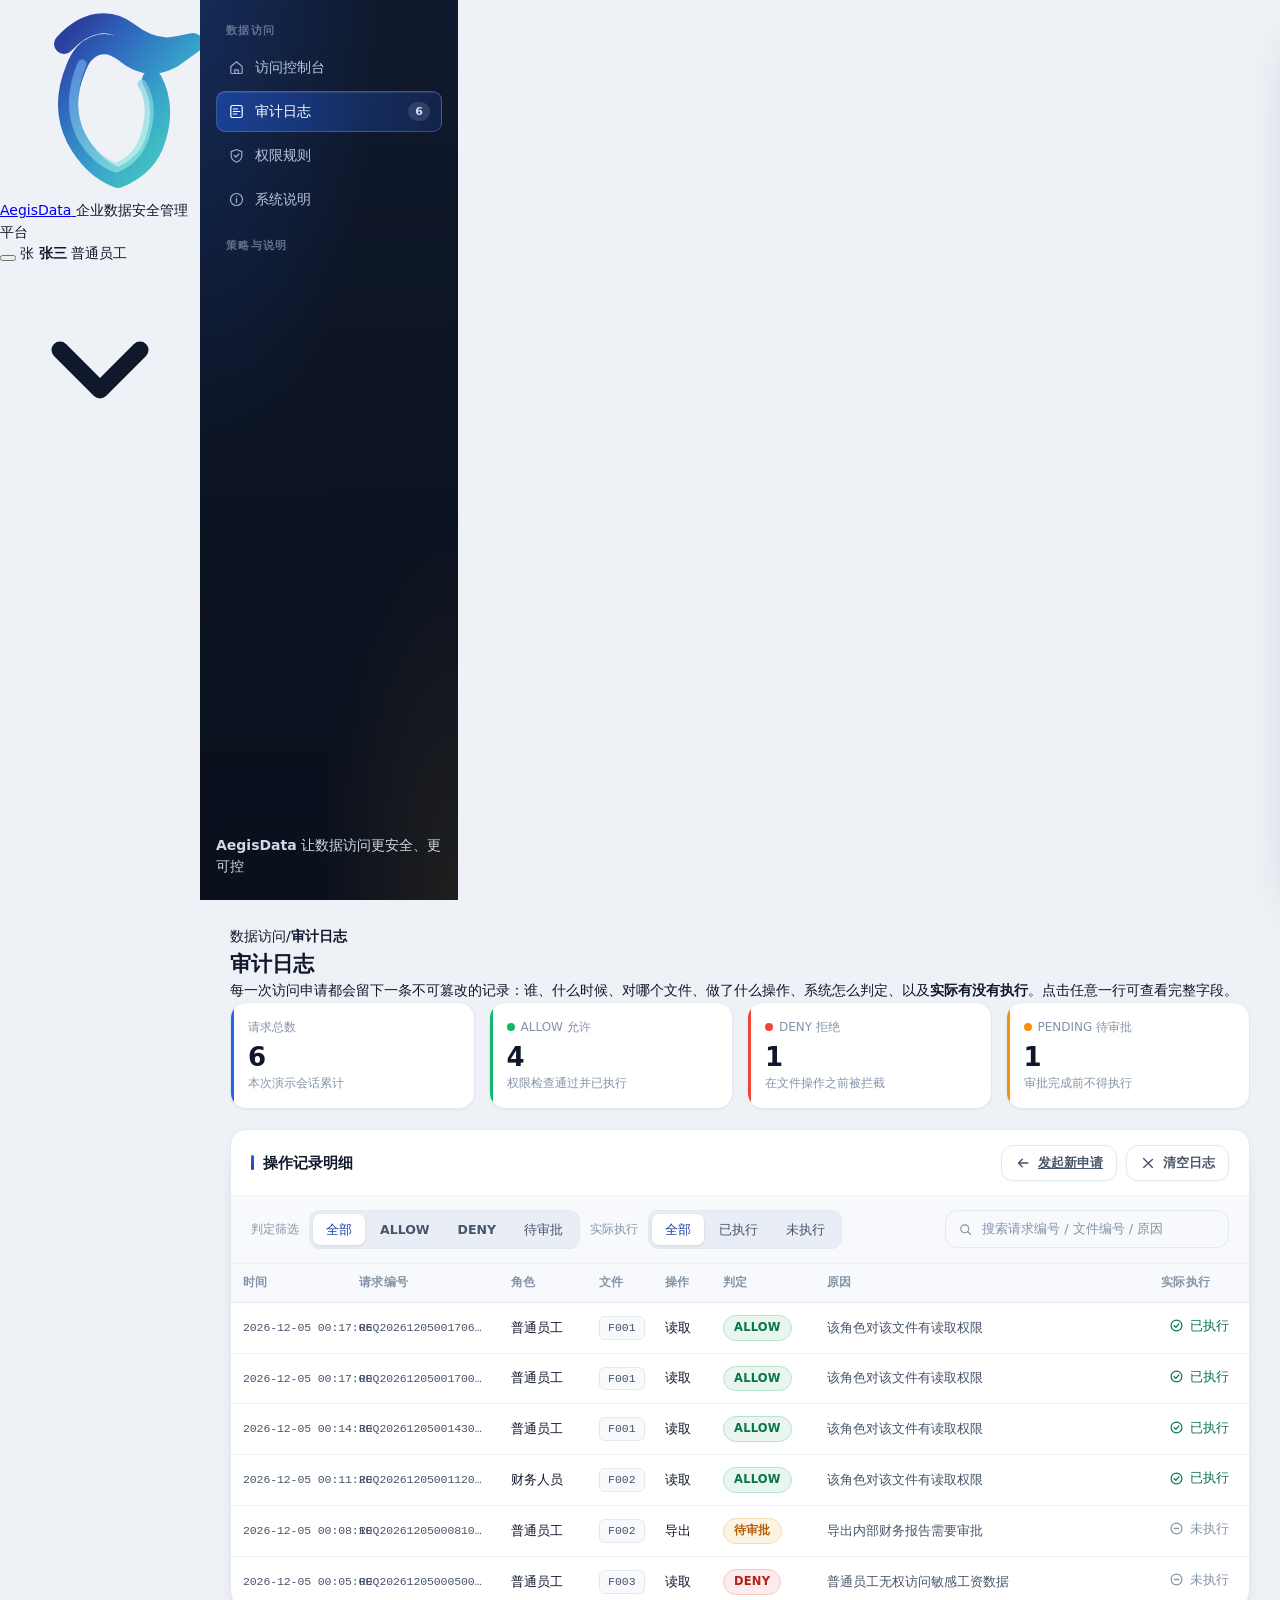
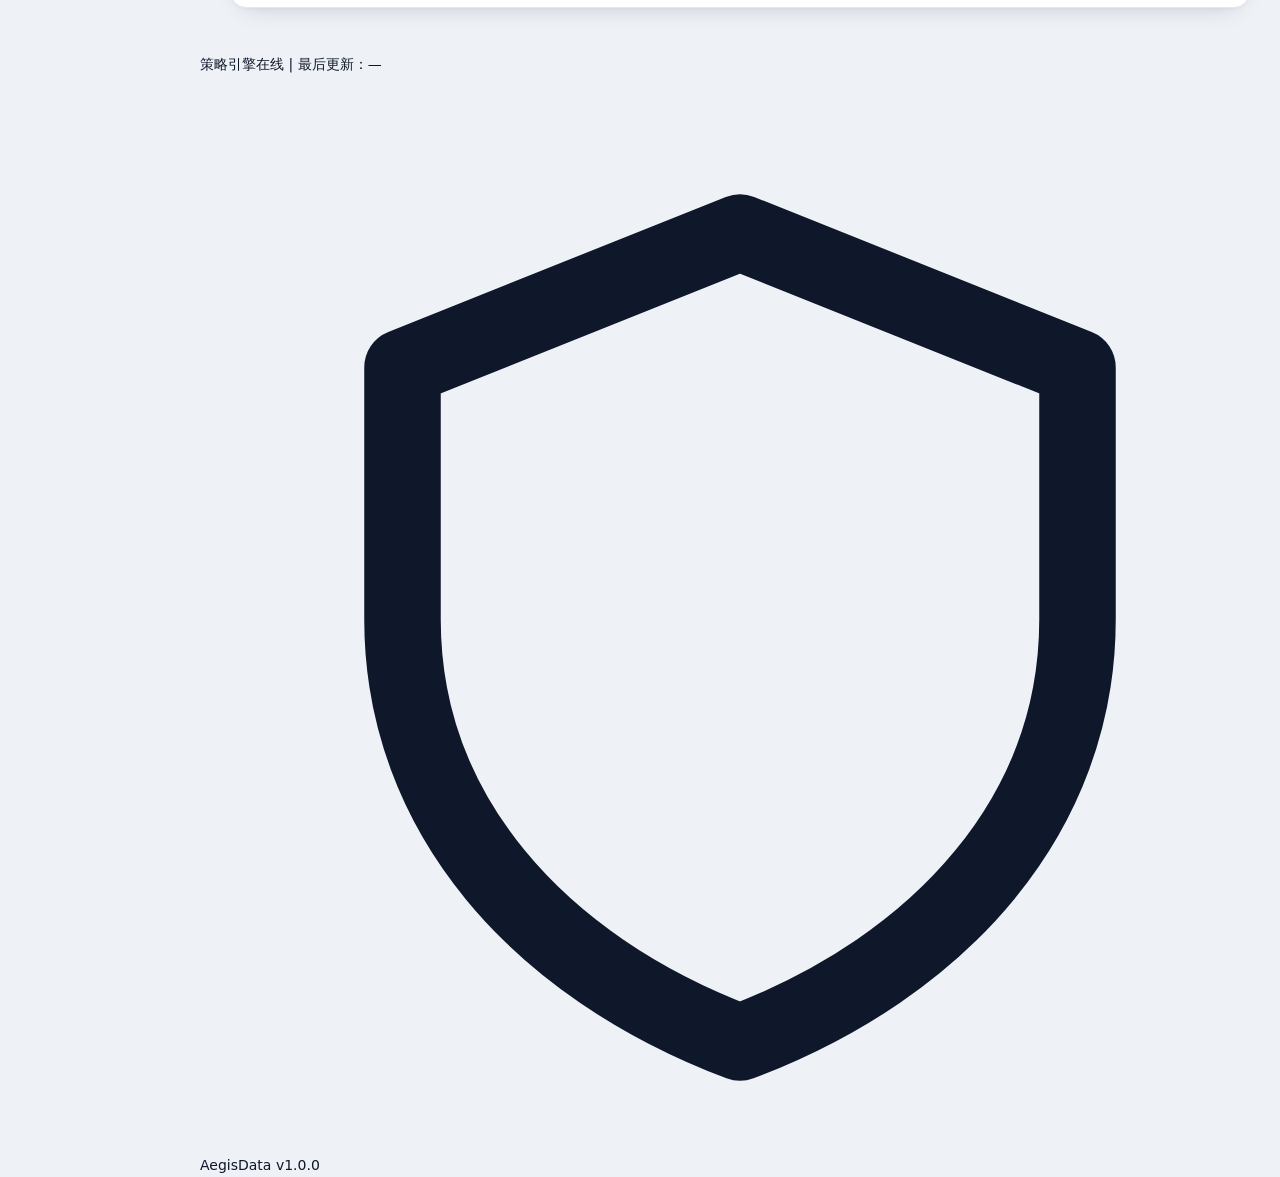
<file: code/audit.html>
<!DOCTYPE html>
<html lang="zh-CN">
<head>
<meta charset="UTF-8">
<meta name="viewport" content="width=device-width, initial-scale=1">
<title>审计日志 · AegisData 企业数据安全管理平台</title>
<link rel="icon" type="image/png" href="../static/aegisdata-logo.png">
<link rel="stylesheet" href="../static/style.css">
</head>
<body data-page="audit">

<!-- ══════════ 顶部栏 ══════════ -->
<header class="top">
  <a class="top__brand" href="#console">
                    <span class="top__logo" aria-hidden="true">
      <svg xmlns="http://www.w3.org/2000/svg" viewBox="0 0 200 200" width="200" height="200" role="img" aria-label="AegisData">
  <defs>
    <linearGradient id="adg" x1="0%" y1="10%" x2="88%" y2="100%">
      <stop offset="0%"   stop-color="#2b3f9e"/>
      <stop offset="28%"  stop-color="#2f6cc0"/>
      <stop offset="60%"  stop-color="#37a3c9"/>
      <stop offset="100%" stop-color="#4ad2c0"/>
    </linearGradient>
    <linearGradient id="adl" x1="10%" y1="0%" x2="90%" y2="100%">
      <stop offset="0%"   stop-color="#6fa8ec"/>
      <stop offset="100%" stop-color="#93f0dd"/>
    </linearGradient>
  </defs>

  
  <path fill="none" stroke="url(#adg)" stroke-width="20"
        stroke-linecap="round" stroke-linejoin="round"
        d="M64 44
           C86 20 110 18 128 32
           C146 46 162 50 178 46
           L193 43
           L172 58
           C154 68 138 64 124 52
           C104 36 84 46 76 68
           Q60 106 76 138
           Q92 168 118 178
           Q148 166 156 138
           Q166 106 152 80"/>

  
  <path fill="none" stroke="url(#adl)" stroke-opacity=".68" stroke-width="9"
        stroke-linecap="round" stroke-linejoin="round"
        d="M82 64
           Q66 102 80 134
           Q94 160 116 168
           Q140 158 146 132
           Q154 104 142 84"/>
</svg>
    </span>
    <span class="top__name">AegisData</span>
  </a>
  <span class="top__divider"></span>
  <span class="top__title">企业数据安全管理平台</span>

  <div class="top__right">
    <button class="iconbtn" type="button" aria-label="通知">
      <svg viewBox="0 0 24 24" fill="none">
        <path d="M18 8.5a6 6 0 1 0-12 0c0 5-2 6.5-2 6.5h16s-2-1.5-2-6.5Z" stroke="currentColor" stroke-width="1.6" stroke-linejoin="round"/>
        <path d="M13.7 19a2 2 0 0 1-3.4 0" stroke="currentColor" stroke-width="1.6" stroke-linecap="round"/>
      </svg>
    </button>
    <span class="top__user">
      <span class="top__avatar">张</span>
      <span class="top__who">
        <b>张三</b>
        <span>普通员工</span>
      </span>
      <svg class="top__chev" viewBox="0 0 20 20" fill="none">
        <path d="M6 8.5l4 4 4-4" stroke="currentColor" stroke-width="1.7" stroke-linecap="round" stroke-linejoin="round"/>
      </svg>
    </span>
  </div>
</header>

<div class="shell">

  <!-- ══════════ 侧边导航 ══════════ -->
  <aside class="sidebar">
    <nav class="nav" aria-label="主导航">
      <p class="nav__group">数据访问</p>
      <a class="nav__item" href="#console" data-nav="console">
        <svg viewBox="0 0 24 24" fill="none" aria-hidden="true">
          <path d="M4 10.5 12 4l8 6.5V19a1.5 1.5 0 0 1-1.5 1.5h-13A1.5 1.5 0 0 1 4 19v-8.5Z" stroke="currentColor" stroke-width="1.7" stroke-linejoin="round"/><path d="M9.5 20.5v-5.2h5v5.2" stroke="currentColor" stroke-width="1.7" stroke-linejoin="round"/>
        </svg>
        <span>访问控制台</span>
      </a>      <a class="nav__item is-active" href="#audit" data-nav="audit" aria-current="page">
        <svg viewBox="0 0 24 24" fill="none" aria-hidden="true">
          <rect x="4" y="3.5" width="16" height="17" rx="2.5" stroke="currentColor" stroke-width="1.7"/><path d="M7.5 8.5h6M7.5 12h9M7.5 15.5h5" stroke="currentColor" stroke-width="1.7" stroke-linecap="round"/>
        </svg>
        <span>审计日志</span>
        <i class="nav__count" id="navCount">0</i>
      </a>      <a class="nav__item" href="#rules" data-nav="rules">
        <svg viewBox="0 0 24 24" fill="none" aria-hidden="true">
          <path d="M12 3.5l7.5 3v5.6c0 4.3-3 7.7-7.5 9.4-4.5-1.7-7.5-5.1-7.5-9.4V6.5l7.5-3Z" stroke="currentColor" stroke-width="1.7" stroke-linejoin="round"/><path d="M9 12l2.2 2.2L15.4 10" stroke="currentColor" stroke-width="1.9" stroke-linecap="round" stroke-linejoin="round"/>
        </svg>
        <span>权限规则</span>
      </a>      <a class="nav__item" href="#about" data-nav="about">
        <svg viewBox="0 0 24 24" fill="none" aria-hidden="true">
          <circle cx="12" cy="12" r="8.5" stroke="currentColor" stroke-width="1.7"/><path d="M12 11v5.2M12 7.9h.01" stroke="currentColor" stroke-width="1.9" stroke-linecap="round"/>
        </svg>
        <span>系统说明</span>
      </a>
      <p class="nav__group">策略与说明</p>
    </nav>

    <div class="sidebar__foot">
      <b>AegisData</b>
      <span>让数据访问更安全、更可控</span>
    </div>
  </aside>

  <!-- ══════════ 主区域 ══════════ -->
  <div class="main">


      <section class="hero">
      <nav class="crumbs" aria-label="面包屑">
        <span>数据访问</span><span class="sep">/</span><b>审计日志</b>
      </nav>
      <h1>审计日志</h1>
      <p>每一次访问申请都会留下一条不可篡改的记录：谁、什么时候、对哪个文件、做了什么操作、系统怎么判定、以及<strong>实际有没有执行</strong>。点击任意一行可查看完整字段。</p>
    </section>

  <div class="stack">

    <!-- 统计 -->
    <section class="stats" aria-label="日志统计">
      <dl class="stat stat--row stat--all">
        <dt>请求总数</dt>
        <dd id="statTotal">0</dd>
        <span class="stat__sub">本次演示会话累计</span>
      </dl>
      <dl class="stat stat--row stat--allow">
        <dt><span class="dot dot--allow"></span>ALLOW 允许</dt>
        <dd id="statAllow">0</dd>
        <span class="stat__sub">权限检查通过并已执行</span>
      </dl>
      <dl class="stat stat--row stat--deny">
        <dt><span class="dot dot--deny"></span>DENY 拒绝</dt>
        <dd id="statDeny">0</dd>
        <span class="stat__sub">在文件操作之前被拦截</span>
      </dl>
      <dl class="stat stat--row stat--pending">
        <dt><span class="dot dot--pending"></span>PENDING 待审批</dt>
        <dd id="statPending">0</dd>
        <span class="stat__sub">审批完成前不得执行</span>
      </dl>
    </section>

    <!-- 日志表 -->
    <section class="card card--table">
      <div class="card__head">
        <h2>操作记录明细</h2>
        <div class="card__tools">
          <a class="btn btn--ghost btn--sm" href="#console">
            <svg viewBox="0 0 20 20" fill="none" aria-hidden="true">
              <path d="M16 10H5M9 5.4 4.4 10 9 14.6" stroke="currentColor"
                    stroke-width="1.7" stroke-linecap="round" stroke-linejoin="round"/>
            </svg>
            发起新申请
          </a>
          <button class="btn btn--ghost btn--sm" type="button" id="btnClear">
            <svg viewBox="0 0 20 20" fill="none" aria-hidden="true">
              <path d="M15.5 5.5 4.5 15.5M4.5 4.5l11 11" stroke="currentColor"
                    stroke-width="1.7" stroke-linecap="round"/>
            </svg>
            清空日志
          </button>
        </div>
      </div>

      <div class="filters">
        <span class="filters__label">判定筛选</span>
        <div class="seg" id="segDecision" role="group" aria-label="按判定筛选">
          <button class="seg__btn" type="button" data-d="ALL" aria-pressed="true">全部</button>
          <button class="seg__btn" type="button" data-d="ALLOW" aria-pressed="false">ALLOW</button>
          <button class="seg__btn" type="button" data-d="DENY" aria-pressed="false">DENY</button>
          <button class="seg__btn" type="button" data-d="PENDING_APPROVAL" aria-pressed="false">待审批</button>
        </div>

        <span class="filters__label">实际执行</span>
        <div class="seg" id="segExec" role="group" aria-label="按执行状态筛选">
          <button class="seg__btn" type="button" data-e="ALL" aria-pressed="true">全部</button>
          <button class="seg__btn" type="button" data-e="yes" aria-pressed="false">已执行</button>
          <button class="seg__btn" type="button" data-e="no" aria-pressed="false">未执行</button>
        </div>

        <span class="filters__grow"></span>

        <label class="search">
          <svg viewBox="0 0 20 20" fill="none" aria-hidden="true">
            <circle cx="9" cy="9" r="5.3" stroke="currentColor" stroke-width="1.6"/>
            <path d="M13 13l3.6 3.6" stroke="currentColor" stroke-width="1.6" stroke-linecap="round"/>
          </svg>
          <input type="search" id="search" placeholder="搜索请求编号 / 文件编号 / 原因">
        </label>
      </div>

      <div class="tablewrap">
        <table class="table">
          <thead>
            <tr>
              <th>时间</th>
              <th>请求编号</th>
              <th>角色</th>
              <th>文件</th>
              <th>操作</th>
              <th>判定</th>
              <th>原因</th>
              <th class="ta-c">实际执行</th>
            </tr>
          </thead>
          <tbody id="auditBody"></tbody>
        </table>
      </div>
    </section>
  </div>
</div>

<!-- 详情抽屉 -->

    <!-- 页脚 -->
    <footer class="foot">
      <span class="foot__left">
        <span class="foot__status"><span class="foot__pulse"></span>策略引擎在线</span>
        <span class="foot__sep">|</span>
        <span>最后更新：<span class="foot__time">—</span></span>
      </span>
      <span class="foot__ver">
        <svg viewBox="0 0 24 24" fill="none">
          <path d="M12 3.5l7.5 3v5.6c0 4.3-3 7.7-7.5 9.4-4.5-1.7-7.5-5.1-7.5-9.4V6.5l7.5-3Z" stroke="currentColor" stroke-width="1.7" stroke-linejoin="round"/>
        </svg>
        AegisData v1.0.0
      </span>
    </footer>
  </div>
</div>

<div class="scrim" id="scrim"></div>
<aside class="drawer" id="drawer" role="dialog" aria-modal="false" aria-labelledby="drawerTitle" aria-hidden="true">
  <div class="drawer__head">
    <div>
      <h3 id="drawerTitle">记录详情</h3>
      <p id="drawerSub">—</p>
    </div>
    <button class="xbtn" type="button" id="drawerClose" aria-label="关闭详情">
      <svg viewBox="0 0 20 20" fill="none">
        <path d="M15.5 5.5 4.5 15.5M4.5 4.5l11 11" stroke="currentColor"
              stroke-width="1.8" stroke-linecap="round"/>
      </svg>
    </button>
  </div>

  <div class="drawer__body">
    <section>
      <h4>判定结果</h4>
      <div id="drawerVerdict"></div>
    </section>

    <section>
      <h4>日志字段（统一 9 项）</h4>
      <dl class="dl" id="drawerFields"></dl>
    </section>

    <section>
      <h4>安全结论</h4>
      <div class="proof" id="drawerProof">
        <span class="proof__icon" aria-hidden="true">
          <svg viewBox="0 0 24 24" fill="none">
            <path d="M12 3.5 20.5 19h-17L12 3.5Z" stroke="currentColor" stroke-width="1.7" stroke-linejoin="round"/>
            <path d="M12 9.6v4M12 16.2h.01" stroke="currentColor" stroke-width="1.9" stroke-linecap="round"/>
          </svg>
        </span>
        <div class="proof__text">
          <b id="drawerProofTitle">—</b>
          <span id="drawerProofDesc">—</span>
        </div>
      </div>
    </section>

<p class="sr-only" id="live" role="status" aria-live="polite"></p>

<script src="../static/app.js"></script>
</body>
</html>
</file>
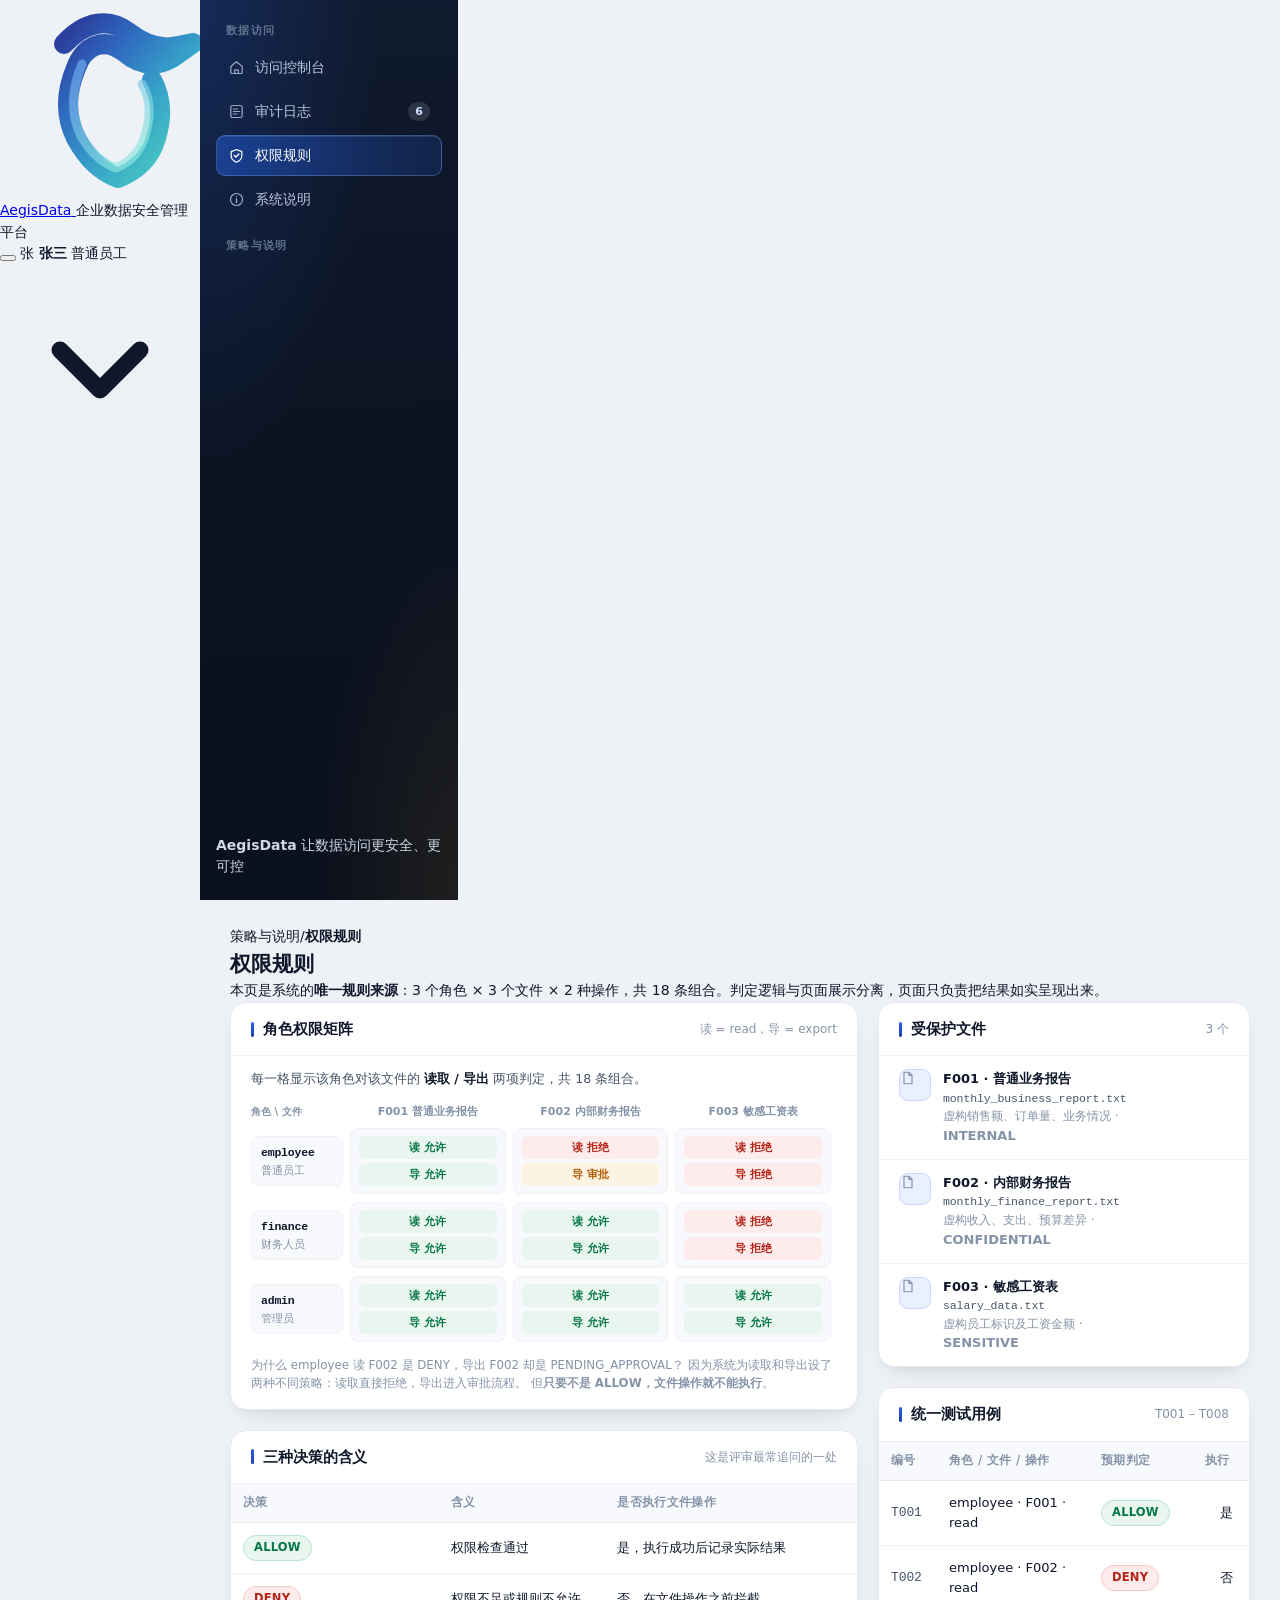
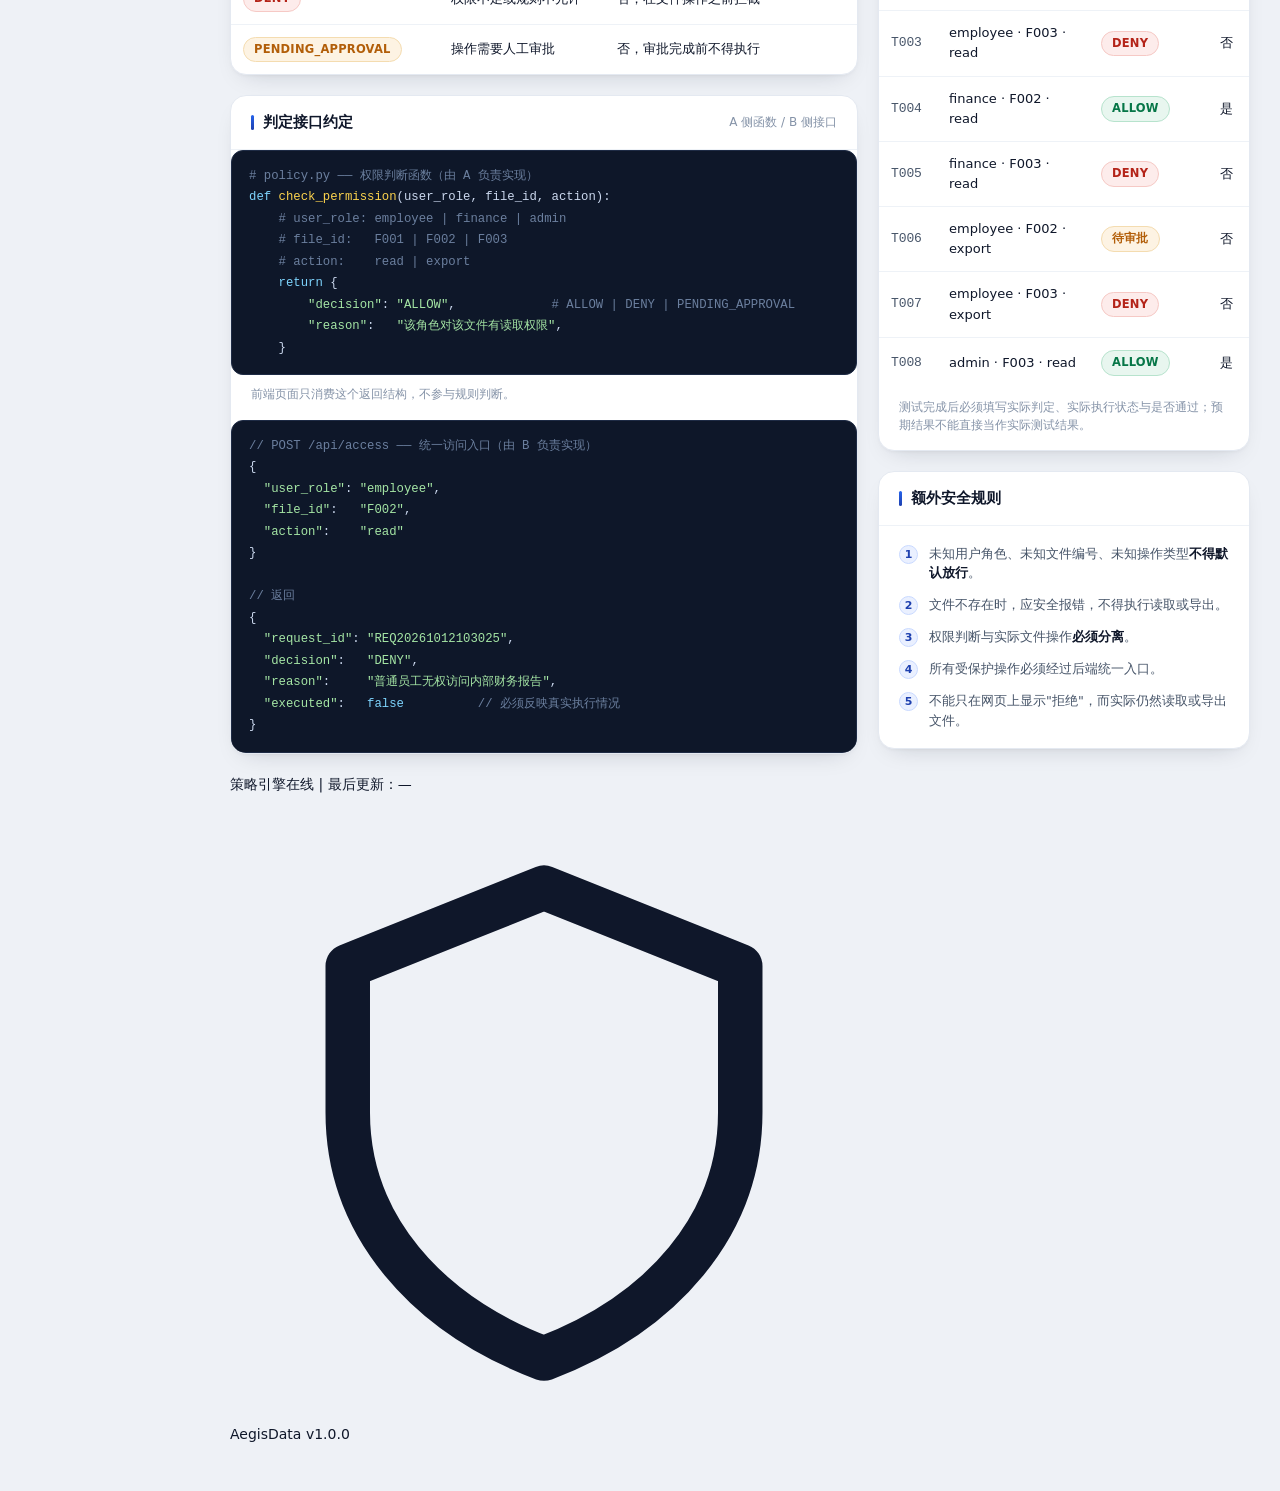
<file: code/rules.html>
<!DOCTYPE html>
<html lang="zh-CN">
<head>
<meta charset="UTF-8">
<meta name="viewport" content="width=device-width, initial-scale=1">
<title>权限规则 · AegisData 企业数据安全管理平台</title>
<link rel="icon" type="image/png" href="../static/aegisdata-logo.png">
<link rel="stylesheet" href="../static/style.css">
</head>
<body data-page="rules">

<!-- ══════════ 顶部栏 ══════════ -->
<header class="top">
  <a class="top__brand" href="#console">
                    <span class="top__logo" aria-hidden="true">
      <svg xmlns="http://www.w3.org/2000/svg" viewBox="0 0 200 200" width="200" height="200" role="img" aria-label="AegisData">
  <defs>
    <linearGradient id="adg" x1="0%" y1="10%" x2="88%" y2="100%">
      <stop offset="0%"   stop-color="#2b3f9e"/>
      <stop offset="28%"  stop-color="#2f6cc0"/>
      <stop offset="60%"  stop-color="#37a3c9"/>
      <stop offset="100%" stop-color="#4ad2c0"/>
    </linearGradient>
    <linearGradient id="adl" x1="10%" y1="0%" x2="90%" y2="100%">
      <stop offset="0%"   stop-color="#6fa8ec"/>
      <stop offset="100%" stop-color="#93f0dd"/>
    </linearGradient>
  </defs>

  
  <path fill="none" stroke="url(#adg)" stroke-width="20"
        stroke-linecap="round" stroke-linejoin="round"
        d="M64 44
           C86 20 110 18 128 32
           C146 46 162 50 178 46
           L193 43
           L172 58
           C154 68 138 64 124 52
           C104 36 84 46 76 68
           Q60 106 76 138
           Q92 168 118 178
           Q148 166 156 138
           Q166 106 152 80"/>

  
  <path fill="none" stroke="url(#adl)" stroke-opacity=".68" stroke-width="9"
        stroke-linecap="round" stroke-linejoin="round"
        d="M82 64
           Q66 102 80 134
           Q94 160 116 168
           Q140 158 146 132
           Q154 104 142 84"/>
</svg>
    </span>
    <span class="top__name">AegisData</span>
  </a>
  <span class="top__divider"></span>
  <span class="top__title">企业数据安全管理平台</span>

  <div class="top__right">
    <button class="iconbtn" type="button" aria-label="通知">
      <svg viewBox="0 0 24 24" fill="none">
        <path d="M18 8.5a6 6 0 1 0-12 0c0 5-2 6.5-2 6.5h16s-2-1.5-2-6.5Z" stroke="currentColor" stroke-width="1.6" stroke-linejoin="round"/>
        <path d="M13.7 19a2 2 0 0 1-3.4 0" stroke="currentColor" stroke-width="1.6" stroke-linecap="round"/>
      </svg>
    </button>
    <span class="top__user">
      <span class="top__avatar">张</span>
      <span class="top__who">
        <b>张三</b>
        <span>普通员工</span>
      </span>
      <svg class="top__chev" viewBox="0 0 20 20" fill="none">
        <path d="M6 8.5l4 4 4-4" stroke="currentColor" stroke-width="1.7" stroke-linecap="round" stroke-linejoin="round"/>
      </svg>
    </span>
  </div>
</header>

<div class="shell">

  <!-- ══════════ 侧边导航 ══════════ -->
  <aside class="sidebar">
    <nav class="nav" aria-label="主导航">
      <p class="nav__group">数据访问</p>
      <a class="nav__item" href="#console" data-nav="console">
        <svg viewBox="0 0 24 24" fill="none" aria-hidden="true">
          <path d="M4 10.5 12 4l8 6.5V19a1.5 1.5 0 0 1-1.5 1.5h-13A1.5 1.5 0 0 1 4 19v-8.5Z" stroke="currentColor" stroke-width="1.7" stroke-linejoin="round"/><path d="M9.5 20.5v-5.2h5v5.2" stroke="currentColor" stroke-width="1.7" stroke-linejoin="round"/>
        </svg>
        <span>访问控制台</span>
      </a>      <a class="nav__item" href="#audit" data-nav="audit">
        <svg viewBox="0 0 24 24" fill="none" aria-hidden="true">
          <rect x="4" y="3.5" width="16" height="17" rx="2.5" stroke="currentColor" stroke-width="1.7"/><path d="M7.5 8.5h6M7.5 12h9M7.5 15.5h5" stroke="currentColor" stroke-width="1.7" stroke-linecap="round"/>
        </svg>
        <span>审计日志</span>
        <i class="nav__count" id="navCount">0</i>
      </a>      <a class="nav__item is-active" href="#rules" data-nav="rules" aria-current="page">
        <svg viewBox="0 0 24 24" fill="none" aria-hidden="true">
          <path d="M12 3.5l7.5 3v5.6c0 4.3-3 7.7-7.5 9.4-4.5-1.7-7.5-5.1-7.5-9.4V6.5l7.5-3Z" stroke="currentColor" stroke-width="1.7" stroke-linejoin="round"/><path d="M9 12l2.2 2.2L15.4 10" stroke="currentColor" stroke-width="1.9" stroke-linecap="round" stroke-linejoin="round"/>
        </svg>
        <span>权限规则</span>
      </a>      <a class="nav__item" href="#about" data-nav="about">
        <svg viewBox="0 0 24 24" fill="none" aria-hidden="true">
          <circle cx="12" cy="12" r="8.5" stroke="currentColor" stroke-width="1.7"/><path d="M12 11v5.2M12 7.9h.01" stroke="currentColor" stroke-width="1.9" stroke-linecap="round"/>
        </svg>
        <span>系统说明</span>
      </a>
      <p class="nav__group">策略与说明</p>
    </nav>

    <div class="sidebar__foot">
      <b>AegisData</b>
      <span>让数据访问更安全、更可控</span>
    </div>
  </aside>

  <!-- ══════════ 主区域 ══════════ -->
  <div class="main">


      <section class="hero">
      <nav class="crumbs" aria-label="面包屑">
        <span>策略与说明</span><span class="sep">/</span><b>权限规则</b>
      </nav>
      <h1>权限规则</h1>
      <p>本页是系统的<strong>唯一规则来源</strong>：3 个角色 × 3 个文件 × 2 种操作，共 18 条组合。判定逻辑与页面展示分离，页面只负责把结果如实呈现出来。</p>
    </section>

  <div class="grid">

    <div class="col">

      <!-- 权限矩阵 -->
      <section class="card">
        <div class="card__head">
          <h2>角色权限矩阵</h2>
          <span class="hint">读 = read，导 = export</span>
        </div>
        <p class="matrix__note">每一格显示该角色对该文件的 <strong>读取 / 导出</strong> 两项判定，共 18 条组合。</p>

        <div class="matrix" role="table" aria-label="角色权限矩阵">
          <div class="matrix__row matrix__row--head" role="row">
            <span role="columnheader">角色 \ 文件</span>
            <span role="columnheader">F001 普通业务报告</span>
            <span role="columnheader">F002 内部财务报告</span>
            <span role="columnheader">F003 敏感工资表</span>
          </div>

          <div class="matrix__row" role="row">
            <span class="matrix__role" role="rowheader"><b>employee</b><i>普通员工</i></span>
            <span class="cell"><i class="pill pill--allow">读 允许</i><i class="pill pill--allow">导 允许</i></span>
            <span class="cell"><i class="pill pill--deny">读 拒绝</i><i class="pill pill--pending">导 审批</i></span>
            <span class="cell"><i class="pill pill--deny">读 拒绝</i><i class="pill pill--deny">导 拒绝</i></span>
          </div>

          <div class="matrix__row" role="row">
            <span class="matrix__role" role="rowheader"><b>finance</b><i>财务人员</i></span>
            <span class="cell"><i class="pill pill--allow">读 允许</i><i class="pill pill--allow">导 允许</i></span>
            <span class="cell"><i class="pill pill--allow">读 允许</i><i class="pill pill--allow">导 允许</i></span>
            <span class="cell"><i class="pill pill--deny">读 拒绝</i><i class="pill pill--deny">导 拒绝</i></span>
          </div>

          <div class="matrix__row" role="row">
            <span class="matrix__role" role="rowheader"><b>admin</b><i>管理员</i></span>
            <span class="cell"><i class="pill pill--allow">读 允许</i><i class="pill pill--allow">导 允许</i></span>
            <span class="cell"><i class="pill pill--allow">读 允许</i><i class="pill pill--allow">导 允许</i></span>
            <span class="cell"><i class="pill pill--allow">读 允许</i><i class="pill pill--allow">导 允许</i></span>
          </div>
        </div>

        <div class="code-note">
          为什么 employee 读 F002 是 DENY，导出 F002 却是 PENDING_APPROVAL？
          因为系统为读取和导出设了两种不同策略：读取直接拒绝，导出进入审批流程。
          但<strong>只要不是 ALLOW，文件操作就不能执行</strong>。
        </div>
      </section>

      <!-- 决策含义 -->
      <section class="card">
        <div class="card__head">
          <h2>三种决策的含义</h2>
          <span class="hint">这是评审最常追问的一处</span>
        </div>
        <div class="tablewrap">
          <table class="table">
            <thead>
              <tr>
                <th style="width:190px">决策</th>
                <th>含义</th>
                <th style="width:230px">是否执行文件操作</th>
              </tr>
            </thead>
            <tbody>
              <tr>
                <td><span class="tag tag--allow">ALLOW</span></td>
                <td>权限检查通过</td>
                <td>是，执行成功后记录实际结果</td>
              </tr>
              <tr>
                <td><span class="tag tag--deny">DENY</span></td>
                <td>权限不足或规则不允许</td>
                <td>否，在文件操作之前拦截</td>
              </tr>
              <tr>
                <td><span class="tag tag--pending">PENDING_APPROVAL</span></td>
                <td>操作需要人工审批</td>
                <td>否，审批完成前不得执行</td>
              </tr>
            </tbody>
          </table>
        </div>
      </section>

      <!-- 接口约定 -->
      <section class="card">
        <div class="card__head">
          <h2>判定接口约定</h2>
          <span class="hint">A 侧函数 / B 侧接口</span>
        </div>

        <pre class="code"><span class="c"># policy.py —— 权限判断函数（由 A 负责实现）</span>
<span class="k">def</span> <span class="f">check_permission</span>(user_role, file_id, action):
    <span class="c"># user_role: employee | finance | admin</span>
    <span class="c"># file_id:   F001 | F002 | F003</span>
    <span class="c"># action:    read | export</span>
    <span class="k">return</span> {
        <span class="s">"decision"</span>: <span class="s">"ALLOW"</span>,             <span class="c"># ALLOW | DENY | PENDING_APPROVAL</span>
        <span class="s">"reason"</span>:   <span class="s">"该角色对该文件有读取权限"</span>,
    }</pre>

        <div class="code-note">前端页面只消费这个返回结构，不参与规则判断。</div>

        <pre class="code"><span class="c">// POST /api/access —— 统一访问入口（由 B 负责实现）</span>
{
  <span class="s">"user_role"</span>: <span class="s">"employee"</span>,
  <span class="s">"file_id"</span>:   <span class="s">"F002"</span>,
  <span class="s">"action"</span>:    <span class="s">"read"</span>
}

<span class="c">// 返回</span>
{
  <span class="s">"request_id"</span>: <span class="s">"REQ20261012103025"</span>,
  <span class="s">"decision"</span>:   <span class="s">"DENY"</span>,
  <span class="s">"reason"</span>:     <span class="s">"普通员工无权访问内部财务报告"</span>,
  <span class="s">"executed"</span>:   <span class="k">false</span>          <span class="c">// 必须反映真实执行情况</span>
}</pre>
      </section>
    </div>

    <!-- 右列 -->
    <div class="col col--side">

      <section class="card">
        <div class="card__head">
          <h2>受保护文件</h2>
          <span class="hint">3 个</span>
        </div>
        <div class="doclist">
          <div class="doclist__item">
            <span class="doclist__ico">
              <svg viewBox="0 0 20 20" fill="none">
                <path d="M5 2.8h6.2L15 6.6v10.6H5V2.8Z" stroke="currentColor" stroke-width="1.5" stroke-linejoin="round"/>
                <path d="M11 2.8v4h4" stroke="currentColor" stroke-width="1.5" stroke-linejoin="round"/>
              </svg>
            </span>
            <div>
              <b>F001 · 普通业务报告</b>
              <span class="mono">monthly_business_report.txt</span>
              <span>虚构销售额、订单量、业务情况 · <b>INTERNAL</b></span>
            </div>
          </div>
          <div class="doclist__item">
            <span class="doclist__ico">
              <svg viewBox="0 0 20 20" fill="none">
                <path d="M5 2.8h6.2L15 6.6v10.6H5V2.8Z" stroke="currentColor" stroke-width="1.5" stroke-linejoin="round"/>
                <path d="M11 2.8v4h4" stroke="currentColor" stroke-width="1.5" stroke-linejoin="round"/>
              </svg>
            </span>
            <div>
              <b>F002 · 内部财务报告</b>
              <span class="mono">monthly_finance_report.txt</span>
              <span>虚构收入、支出、预算差异 · <b>CONFIDENTIAL</b></span>
            </div>
          </div>
          <div class="doclist__item">
            <span class="doclist__ico">
              <svg viewBox="0 0 20 20" fill="none">
                <path d="M5 2.8h6.2L15 6.6v10.6H5V2.8Z" stroke="currentColor" stroke-width="1.5" stroke-linejoin="round"/>
                <path d="M11 2.8v4h4" stroke="currentColor" stroke-width="1.5" stroke-linejoin="round"/>
              </svg>
            </span>
            <div>
              <b>F003 · 敏感工资表</b>
              <span class="mono">salary_data.txt</span>
              <span>虚构员工标识及工资金额 · <b>SENSITIVE</b></span>
            </div>
          </div>
        </div>
      </section>

      <section class="card">
        <div class="card__head">
          <h2>统一测试用例</h2>
          <span class="hint">T001 – T008</span>
        </div>
        <div class="tablewrap">
          <table class="table">
            <thead>
              <tr>
                <th style="width:58px">编号</th>
                <th>角色 / 文件 / 操作</th>
                <th style="width:104px">预期判定</th>
                <th class="ta-c" style="width:66px">执行</th>
              </tr>
            </thead>
            <tbody>
              <tr><td class="mono">T001</td><td>employee · F001 · read</td><td><span class="tag tag--allow">ALLOW</span></td><td class="ta-c">是</td></tr>
              <tr><td class="mono">T002</td><td>employee · F002 · read</td><td><span class="tag tag--deny">DENY</span></td><td class="ta-c">否</td></tr>
              <tr><td class="mono">T003</td><td>employee · F003 · read</td><td><span class="tag tag--deny">DENY</span></td><td class="ta-c">否</td></tr>
              <tr><td class="mono">T004</td><td>finance · F002 · read</td><td><span class="tag tag--allow">ALLOW</span></td><td class="ta-c">是</td></tr>
              <tr><td class="mono">T005</td><td>finance · F003 · read</td><td><span class="tag tag--deny">DENY</span></td><td class="ta-c">否</td></tr>
              <tr><td class="mono">T006</td><td>employee · F002 · export</td><td><span class="tag tag--pending">待审批</span></td><td class="ta-c">否</td></tr>
              <tr><td class="mono">T007</td><td>employee · F003 · export</td><td><span class="tag tag--deny">DENY</span></td><td class="ta-c">否</td></tr>
              <tr><td class="mono">T008</td><td>admin · F003 · read</td><td><span class="tag tag--allow">ALLOW</span></td><td class="ta-c">是</td></tr>
            </tbody>
          </table>
        </div>
        <div class="code-note">
          测试完成后必须填写实际判定、实际执行状态与是否通过；预期结果不能直接当作实际测试结果。
        </div>
      </section>

      <section class="card">
        <div class="card__head">
          <h2>额外安全规则</h2>
        </div>
        <ol class="notes">
          <li>未知用户角色、未知文件编号、未知操作类型<strong>不得默认放行</strong>。</li>
          <li>文件不存在时，应安全报错，不得执行读取或导出。</li>
          <li>权限判断与实际文件操作<strong>必须分离</strong>。</li>
          <li>所有受保护操作必须经过后端统一入口。</li>
          <li>不能只在网页上显示"拒绝"，而实际仍然读取或导出文件。</li>
        </ol>
      </section>
    </div>
  

    <!-- 页脚 -->
    <footer class="foot">
      <span class="foot__left">
        <span class="foot__status"><span class="foot__pulse"></span>策略引擎在线</span>
        <span class="foot__sep">|</span>
        <span>最后更新：<span class="foot__time">—</span></span>
      </span>
      <span class="foot__ver">
        <svg viewBox="0 0 24 24" fill="none">
          <path d="M12 3.5l7.5 3v5.6c0 4.3-3 7.7-7.5 9.4-4.5-1.7-7.5-5.1-7.5-9.4V6.5l7.5-3Z" stroke="currentColor" stroke-width="1.7" stroke-linejoin="round"/>
        </svg>
        AegisData v1.0.0
      </span>
    </footer>
  </div>
</div>



<p class="sr-only" id="live" role="status" aria-live="polite"></p>

<script src="../static/app.js"></script>
</body>
</html>
</file>
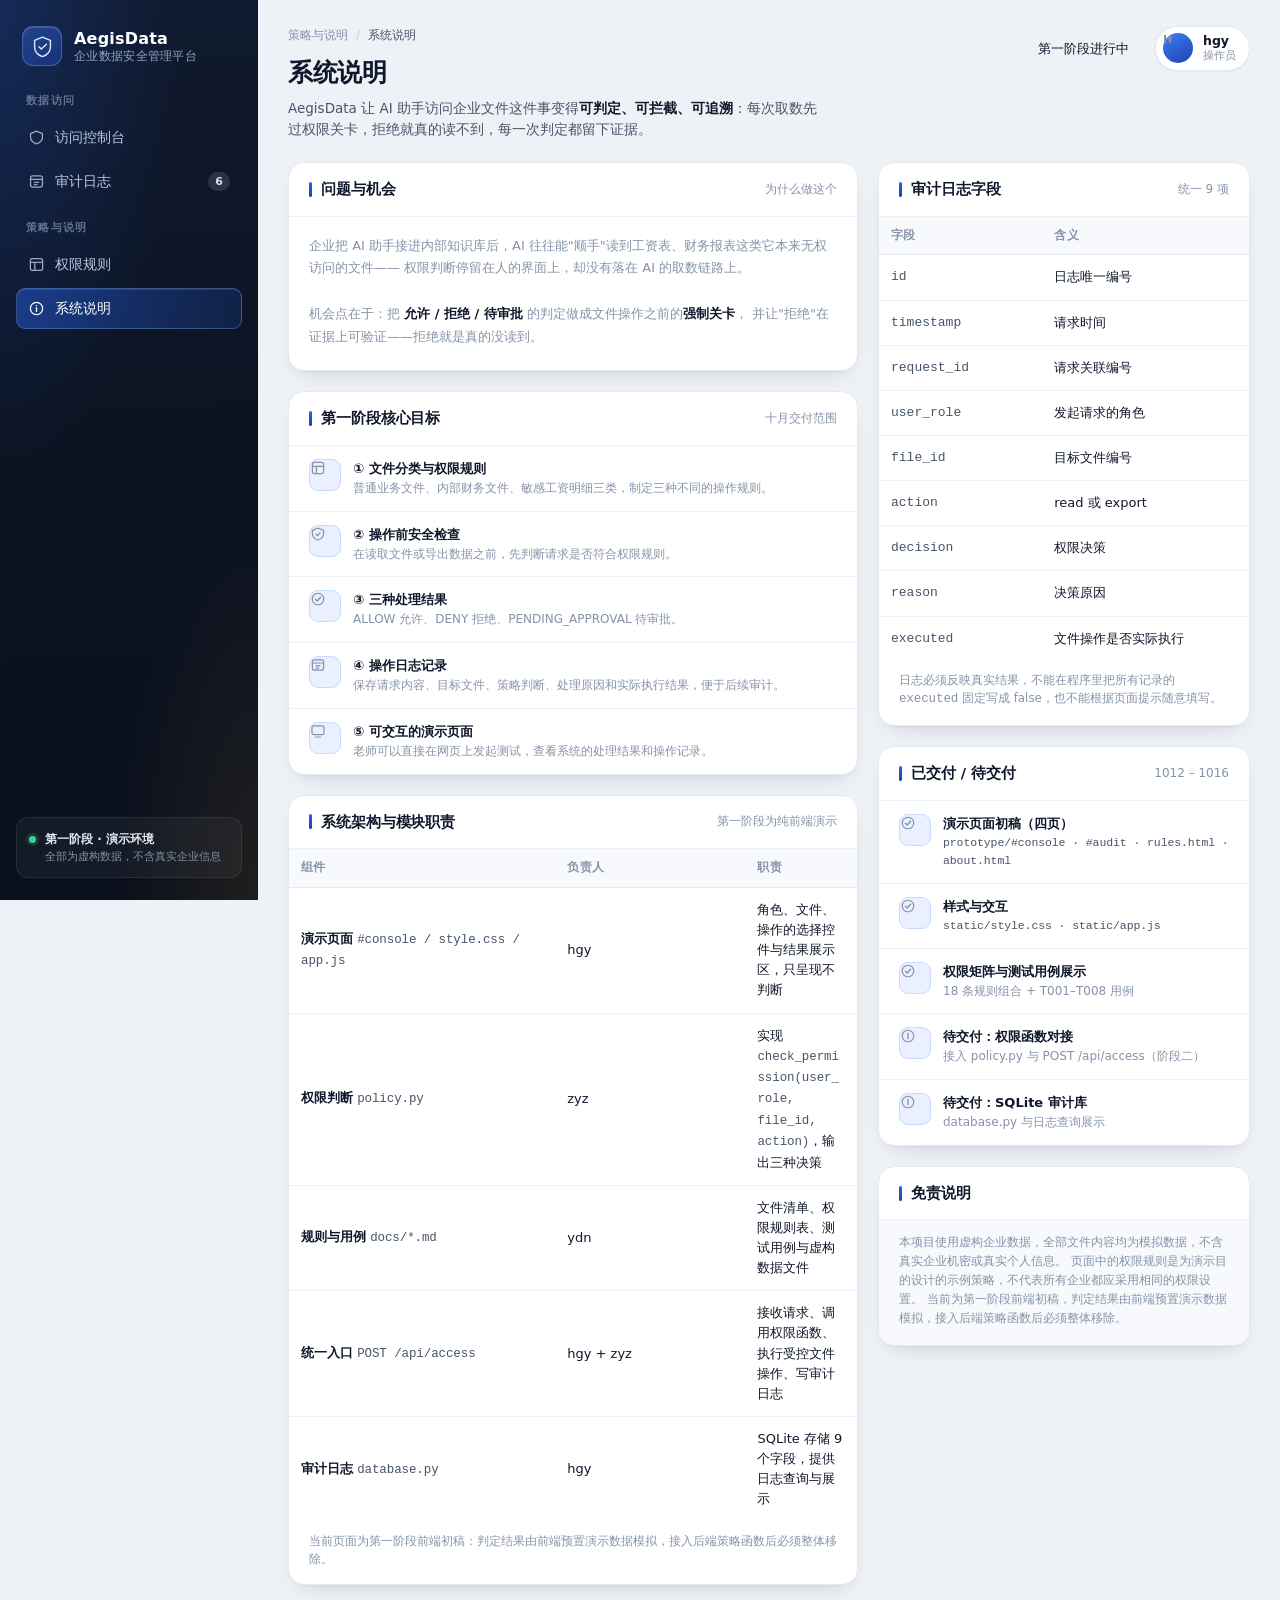
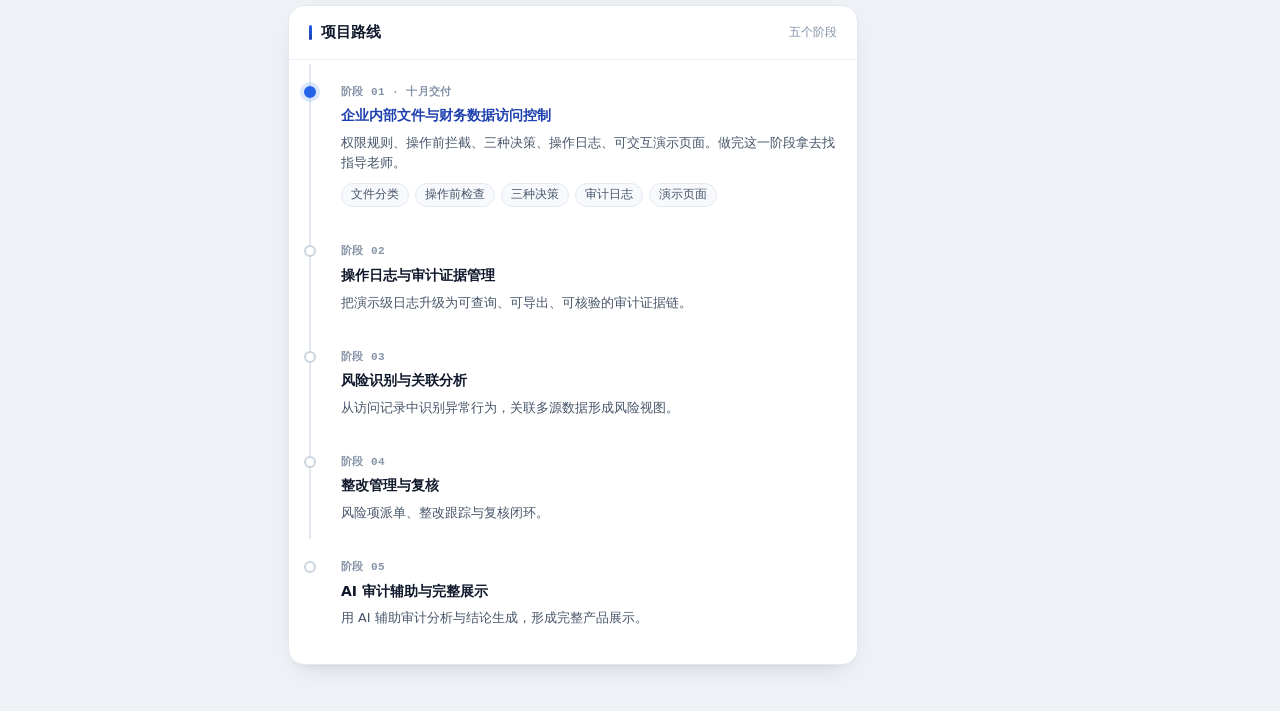
<file: prototype/about.html>
<!DOCTYPE html>
<html lang="zh-CN">
<head>
<meta charset="UTF-8">
<meta name="viewport" content="width=device-width, initial-scale=1">
<title>系统说明 · AegisData 企业数据安全管理平台</title>
<link rel="stylesheet" href="../static/style.css">
</head>
<body data-page="about">

<aside class="sidebar">
  <a class="brand" href="#console">
    <div class="brand__mark" aria-hidden="true">
      <svg viewBox="0 0 32 32" fill="none">
        <path d="M16 3 27 7.5v8.7c0 6.6-4.5 11.6-11 13.8-6.5-2.2-11-7.2-11-13.8V7.5L16 3Z"
              stroke="currentColor" stroke-width="2" stroke-linejoin="round"/>
        <path d="M11 16.2l3.4 3.4L21.5 13" stroke="currentColor" stroke-width="2"
              stroke-linecap="round" stroke-linejoin="round"/>
      </svg>
    </div>
    <div class="brand__text">
      <b>AegisData</b>
      <span>企业数据安全管理平台</span>
    </div>
  </a>

  <nav class="nav" aria-label="主导航">
    <p class="nav__group">数据访问</p>
    <a class="nav__item" href="#console">
      <svg viewBox="0 0 20 20" fill="none" aria-hidden="true">
        <path d="M10 2.5 17 5.5v4.3c0 3.6-2.8 6.4-7 7.7-4.2-1.3-7-4.1-7-7.7V5.5L10 2.5Z"
              stroke="currentColor" stroke-width="1.5" stroke-linejoin="round"/>
      </svg>
      <span>访问控制台</span>
    </a>
    <a class="nav__item" href="#audit">
      <svg viewBox="0 0 20 20" fill="none" aria-hidden="true">
        <rect x="3" y="3.5" width="14" height="13" rx="2.5" stroke="currentColor" stroke-width="1.5"/>
        <path d="M3 7.5h14M7.5 11h5M7.5 13.8h3" stroke="currentColor" stroke-width="1.5" stroke-linecap="round"/>
      </svg>
      <span>审计日志</span>
      <i class="nav__count" id="navCount">0</i>
    </a>

    <p class="nav__group">策略与说明</p>
    <a class="nav__item" href="rules.html">
      <svg viewBox="0 0 20 20" fill="none" aria-hidden="true">
        <rect x="2.8" y="3.2" width="14.4" height="13.6" rx="2.2" stroke="currentColor" stroke-width="1.5"/>
        <path d="M2.8 7.6h14.4M8 7.6v9.2" stroke="currentColor" stroke-width="1.5"/>
      </svg>
      <span>权限规则</span>
    </a>
    <a class="nav__item is-active" href="about.html" aria-current="page">
      <svg viewBox="0 0 20 20" fill="none" aria-hidden="true">
        <circle cx="10" cy="10" r="7.2" stroke="currentColor" stroke-width="1.5"/>
        <path d="M10 9v4.4M10 6.6h.01" stroke="currentColor" stroke-width="1.6" stroke-linecap="round"/>
      </svg>
      <span>系统说明</span>
    </a>
  </nav>

  <div class="sidebar__foot">
    <div class="stage">
      <span class="stage__dot"></span>
      <div>
        <b>第一阶段 · 演示环境</b>
        <span>全部为虚构数据，不含真实企业信息</span>
      </div>
    </div>
  </div>
</aside>

<div class="main">

  <header class="topbar">
    <div class="topbar__head">
      <nav class="topbar__crumbs" aria-label="面包屑">
        <span>策略与说明</span><span class="sep">/</span><b>系统说明</b>
      </nav>
      <h1>系统说明</h1>
      <p>AegisData 让 AI 助手访问企业文件这件事变得<strong>可判定、可拦截、可追溯</strong>：每次取数先过权限关卡，拒绝就真的读不到，每一次判定都留下证据。</p>
    </div>
    <div class="topbar__side">
      <span class="chip">第一阶段进行中</span>
      <div class="whoami">
        <span class="whoami__avatar">H</span>
        <div>
          <b>hgy</b>
          <span>操作员</span>
        </div>
      </div>
    </div>
  </header>

  <div class="grid">

    <div class="col">

      <!-- 问题与机会 -->
      <section class="card">
        <div class="card__head">
          <h2>问题与机会</h2>
          <span class="hint">为什么做这个</span>
        </div>
        <div class="notes" style="counter-reset: none">
          <p class="muted" style="padding: 0 0 4px; font-size: 13px; line-height: 1.75">
            企业把 AI 助手接进内部知识库后，AI 往往能"顺手"读到工资表、财务报表这类它本来无权访问的文件——
            权限判断停留在人的界面上，却没有落在 AI 的取数链路上。
            <br><br>
            机会点在于：把 <strong>允许 / 拒绝 / 待审批</strong> 的判定做成文件操作之前的<strong>强制关卡</strong>，
            并让"拒绝"在证据上可验证——拒绝就是真的没读到。
          </p>
        </div>
      </section>

      <!-- 第一阶段核心目标 -->
      <section class="card">
        <div class="card__head">
          <h2>第一阶段核心目标</h2>
          <span class="hint">十月交付范围</span>
        </div>
        <div class="doclist">
          <div class="doclist__item">
            <span class="doclist__ico"><svg viewBox="0 0 20 20" fill="none"><rect x="3" y="3" width="14" height="14" rx="2.5" stroke="currentColor" stroke-width="1.5"/><path d="M3 8h14M8 8v9" stroke="currentColor" stroke-width="1.5"/></svg></span>
            <div>
              <b>① 文件分类与权限规则</b>
              <span>普通业务文件、内部财务文件、敏感工资明细三类，制定三种不同的操作规则。</span>
            </div>
          </div>
          <div class="doclist__item">
            <span class="doclist__ico"><svg viewBox="0 0 20 20" fill="none"><path d="M10 2.5 17 5.5v4.3c0 3.6-2.8 6.4-7 7.7-4.2-1.3-7-4.1-7-7.7V5.5L10 2.5Z" stroke="currentColor" stroke-width="1.5" stroke-linejoin="round"/><path d="M7.4 10.2l1.9 1.9 3.4-3.8" stroke="currentColor" stroke-width="1.6" stroke-linecap="round" stroke-linejoin="round"/></svg></span>
            <div>
              <b>② 操作前安全检查</b>
              <span>在读取文件或导出数据之前，先判断请求是否符合权限规则。</span>
            </div>
          </div>
          <div class="doclist__item">
            <span class="doclist__ico"><svg viewBox="0 0 20 20" fill="none"><circle cx="10" cy="10" r="7.2" stroke="currentColor" stroke-width="1.5"/><path d="M6.8 10.2l2.3 2.3 4.1-4.6" stroke="currentColor" stroke-width="1.7" stroke-linecap="round" stroke-linejoin="round"/></svg></span>
            <div>
              <b>③ 三种处理结果</b>
              <span>ALLOW 允许、DENY 拒绝、PENDING_APPROVAL 待审批。</span>
            </div>
          </div>
          <div class="doclist__item">
            <span class="doclist__ico"><svg viewBox="0 0 20 20" fill="none"><rect x="3" y="3.5" width="14" height="13" rx="2.5" stroke="currentColor" stroke-width="1.5"/><path d="M3 7.5h14M7.5 11h5M7.5 13.8h3" stroke="currentColor" stroke-width="1.5" stroke-linecap="round"/></svg></span>
            <div>
              <b>④ 操作日志记录</b>
              <span>保存请求内容、目标文件、策略判断、处理原因和实际执行结果，便于后续审计。</span>
            </div>
          </div>
          <div class="doclist__item">
            <span class="doclist__ico"><svg viewBox="0 0 20 20" fill="none"><rect x="2.5" y="3.5" width="15" height="11" rx="2" stroke="currentColor" stroke-width="1.5"/><path d="M7 17.5h6" stroke="currentColor" stroke-width="1.5" stroke-linecap="round"/></svg></span>
            <div>
              <b>⑤ 可交互的演示页面</b>
              <span>老师可以直接在网页上发起测试，查看系统的处理结果和操作记录。</span>
            </div>
          </div>
        </div>
      </section>

      <!-- 系统架构 -->
      <section class="card">
        <div class="card__head">
          <h2>系统架构与模块职责</h2>
          <span class="hint">第一阶段为纯前端演示</span>
        </div>

        <div class="tablewrap">
          <table class="table">
            <thead>
              <tr>
                <th style="width:210px">组件</th>
                <th style="width:150px">负责人</th>
                <th>职责</th>
              </tr>
            </thead>
            <tbody>
              <tr>
                <td><b>演示页面</b> <span class="mono">#console / style.css / app.js</span></td>
                <td>hgy</td>
                <td>角色、文件、操作的选择控件与结果展示区，只呈现不判断</td>
              </tr>
              <tr>
                <td><b>权限判断</b> <span class="mono">policy.py</span></td>
                <td>zyz</td>
                <td>实现 <span class="mono">check_permission(user_role, file_id, action)</span>，输出三种决策</td>
              </tr>
              <tr>
                <td><b>规则与用例</b> <span class="mono">docs/*.md</span></td>
                <td>ydn</td>
                <td>文件清单、权限规则表、测试用例与虚构数据文件</td>
              </tr>
              <tr>
                <td><b>统一入口</b> <span class="mono">POST /api/access</span></td>
                <td>hgy + zyz</td>
                <td>接收请求、调用权限函数、执行受控文件操作、写审计日志</td>
              </tr>
              <tr>
                <td><b>审计日志</b> <span class="mono">database.py</span></td>
                <td>hgy</td>
                <td>SQLite 存储 9 个字段，提供日志查询与展示</td>
              </tr>
            </tbody>
          </table>
        </div>

        <div class="code-note">
          当前页面为第一阶段前端初稿：判定结果由前端预置演示数据模拟，接入后端策略函数后必须整体移除。
        </div>
      </section>

      <!-- 项目路线 -->
      <section class="card">
        <div class="card__head">
          <h2>项目路线</h2>
          <span class="hint">五个阶段</span>
        </div>
        <div class="roadmap">
          <div class="phase phase--now">
            <span class="phase__no">阶段 01 · 十月交付</span>
            <h4>企业内部文件与财务数据访问控制</h4>
            <p>权限规则、操作前拦截、三种决策、操作日志、可交互演示页面。做完这一阶段拿去找指导老师。</p>
            <div class="phase__tags">
              <span class="chipx">文件分类</span>
              <span class="chipx">操作前检查</span>
              <span class="chipx">三种决策</span>
              <span class="chipx">审计日志</span>
              <span class="chipx">演示页面</span>
            </div>
          </div>
          <div class="phase phase--next">
            <span class="phase__no">阶段 02</span>
            <h4>操作日志与审计证据管理</h4>
            <p>把演示级日志升级为可查询、可导出、可核验的审计证据链。</p>
          </div>
          <div class="phase phase--next">
            <span class="phase__no">阶段 03</span>
            <h4>风险识别与关联分析</h4>
            <p>从访问记录中识别异常行为，关联多源数据形成风险视图。</p>
          </div>
          <div class="phase phase--next">
            <span class="phase__no">阶段 04</span>
            <h4>整改管理与复核</h4>
            <p>风险项派单、整改跟踪与复核闭环。</p>
          </div>
          <div class="phase phase--next">
            <span class="phase__no">阶段 05</span>
            <h4>AI 审计辅助与完整展示</h4>
            <p>用 AI 辅助审计分析与结论生成，形成完整产品展示。</p>
          </div>
        </div>
      </section>
    </div>

    <!-- 右列 -->
    <div class="col col--side">

      <section class="card">
        <div class="card__head">
          <h2>审计日志字段</h2>
          <span class="hint">统一 9 项</span>
        </div>
        <div class="tablewrap">
          <table class="table">
            <thead>
              <tr><th style="width:120px">字段</th><th>含义</th></tr>
            </thead>
            <tbody>
              <tr><td class="tbl-code">id</td><td>日志唯一编号</td></tr>
              <tr><td class="tbl-code">timestamp</td><td>请求时间</td></tr>
              <tr><td class="tbl-code">request_id</td><td>请求关联编号</td></tr>
              <tr><td class="tbl-code">user_role</td><td>发起请求的角色</td></tr>
              <tr><td class="tbl-code">file_id</td><td>目标文件编号</td></tr>
              <tr><td class="tbl-code">action</td><td>read 或 export</td></tr>
              <tr><td class="tbl-code">decision</td><td>权限决策</td></tr>
              <tr><td class="tbl-code">reason</td><td>决策原因</td></tr>
              <tr><td class="tbl-code">executed</td><td>文件操作是否实际执行</td></tr>
            </tbody>
          </table>
        </div>
        <div class="code-note">
          日志必须反映真实结果，不能在程序里把所有记录的 <span class="mono">executed</span> 固定写成 false，也不能根据页面提示随意填写。
        </div>
      </section>

      <section class="card">
        <div class="card__head">
          <h2>已交付 / 待交付</h2>
          <span class="hint">1012 – 1016</span>
        </div>
        <div class="doclist">
          <div class="doclist__item">
            <span class="doclist__ico"><svg viewBox="0 0 20 20" fill="none"><circle cx="10" cy="10" r="7.2" stroke="currentColor" stroke-width="1.5"/><path d="M6.8 10.2l2.3 2.3 4.1-4.6" stroke="currentColor" stroke-width="1.7" stroke-linecap="round" stroke-linejoin="round"/></svg></span>
            <div><b>演示页面初稿（四页）</b><span class="mono">prototype/#console · #audit · rules.html · about.html</span></div>
          </div>
          <div class="doclist__item">
            <span class="doclist__ico"><svg viewBox="0 0 20 20" fill="none"><circle cx="10" cy="10" r="7.2" stroke="currentColor" stroke-width="1.5"/><path d="M6.8 10.2l2.3 2.3 4.1-4.6" stroke="currentColor" stroke-width="1.7" stroke-linecap="round" stroke-linejoin="round"/></svg></span>
            <div><b>样式与交互</b><span class="mono">static/style.css · static/app.js</span></div>
          </div>
          <div class="doclist__item">
            <span class="doclist__ico"><svg viewBox="0 0 20 20" fill="none"><circle cx="10" cy="10" r="7.2" stroke="currentColor" stroke-width="1.5"/><path d="M6.8 10.2l2.3 2.3 4.1-4.6" stroke="currentColor" stroke-width="1.7" stroke-linecap="round" stroke-linejoin="round"/></svg></span>
            <div><b>权限矩阵与测试用例展示</b><span>18 条规则组合 + T001–T008 用例</span></div>
          </div>
          <div class="doclist__item">
            <span class="doclist__ico"><svg viewBox="0 0 20 20" fill="none"><circle cx="10" cy="10" r="7.2" stroke="currentColor" stroke-width="1.5"/><path d="M10 6.8v6.4" stroke="currentColor" stroke-width="1.7" stroke-linecap="round"/></svg></span>
            <div><b>待交付：权限函数对接</b><span>接入 policy.py 与 POST /api/access（阶段二）</span></div>
          </div>
          <div class="doclist__item">
            <span class="doclist__ico"><svg viewBox="0 0 20 20" fill="none"><circle cx="10" cy="10" r="7.2" stroke="currentColor" stroke-width="1.5"/><path d="M10 6.8v6.4" stroke="currentColor" stroke-width="1.7" stroke-linecap="round"/></svg></span>
            <div><b>待交付：SQLite 审计库</b><span>database.py 与日志查询展示</span></div>
          </div>
        </div>
      </section>

      <section class="card">
        <div class="card__head">
          <h2>免责说明</h2>
        </div>
        <p class="disclaimer" style="border-top: 0">
          本项目使用虚构企业数据，全部文件内容均为模拟数据，不含真实企业机密或真实个人信息。
          页面中的权限规则是为演示目的设计的示例策略，不代表所有企业都应采用相同的权限设置。
          当前为第一阶段前端初稿，判定结果由前端预置演示数据模拟，接入后端策略函数后必须整体移除。
        </p>
      </section>
    </div>
  </div>
</div>

<script src="../static/app.js"></script>
</body>
</html>
</file>
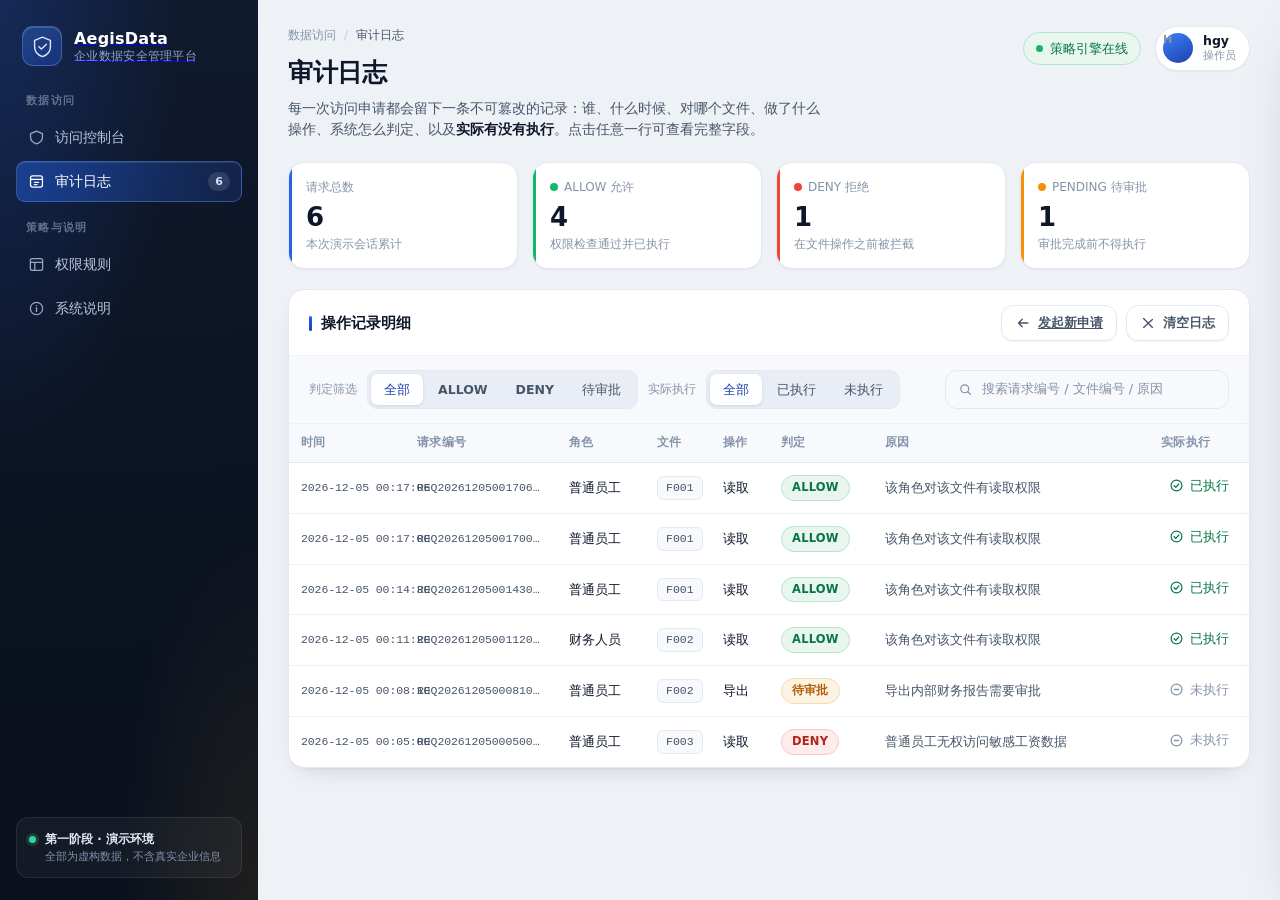
<file: prototype/audit.html>
<!DOCTYPE html>
<html lang="zh-CN">
<head>
<meta charset="UTF-8">
<meta name="viewport" content="width=device-width, initial-scale=1">
<title>审计日志 · AegisData 企业数据安全管理平台</title>
<link rel="stylesheet" href="../static/style.css">
</head>
<body data-page="audit">

<aside class="sidebar">
  <a class="brand" href="#console">
    <div class="brand__mark" aria-hidden="true">
      <svg viewBox="0 0 32 32" fill="none">
        <path d="M16 3 27 7.5v8.7c0 6.6-4.5 11.6-11 13.8-6.5-2.2-11-7.2-11-13.8V7.5L16 3Z"
              stroke="currentColor" stroke-width="2" stroke-linejoin="round"/>
        <path d="M11 16.2l3.4 3.4L21.5 13" stroke="currentColor" stroke-width="2"
              stroke-linecap="round" stroke-linejoin="round"/>
      </svg>
    </div>
    <div class="brand__text">
      <b>AegisData</b>
      <span>企业数据安全管理平台</span>
    </div>
  </a>

  <nav class="nav" aria-label="主导航">
    <p class="nav__group">数据访问</p>
    <a class="nav__item" href="#console">
      <svg viewBox="0 0 20 20" fill="none" aria-hidden="true">
        <path d="M10 2.5 17 5.5v4.3c0 3.6-2.8 6.4-7 7.7-4.2-1.3-7-4.1-7-7.7V5.5L10 2.5Z"
              stroke="currentColor" stroke-width="1.5" stroke-linejoin="round"/>
      </svg>
      <span>访问控制台</span>
    </a>
    <a class="nav__item is-active" href="#audit" aria-current="page">
      <svg viewBox="0 0 20 20" fill="none" aria-hidden="true">
        <rect x="3" y="3.5" width="14" height="13" rx="2.5" stroke="currentColor" stroke-width="1.5"/>
        <path d="M3 7.5h14M7.5 11h5M7.5 13.8h3" stroke="currentColor" stroke-width="1.5" stroke-linecap="round"/>
      </svg>
      <span>审计日志</span>
      <i class="nav__count" id="navCount">0</i>
    </a>

    <p class="nav__group">策略与说明</p>
    <a class="nav__item" href="#rules">
      <svg viewBox="0 0 20 20" fill="none" aria-hidden="true">
        <rect x="2.8" y="3.2" width="14.4" height="13.6" rx="2.2" stroke="currentColor" stroke-width="1.5"/>
        <path d="M2.8 7.6h14.4M8 7.6v9.2" stroke="currentColor" stroke-width="1.5"/>
      </svg>
      <span>权限规则</span>
    </a>
    <a class="nav__item" href="#about">
      <svg viewBox="0 0 20 20" fill="none" aria-hidden="true">
        <circle cx="10" cy="10" r="7.2" stroke="currentColor" stroke-width="1.5"/>
        <path d="M10 9v4.4M10 6.6h.01" stroke="currentColor" stroke-width="1.6" stroke-linecap="round"/>
      </svg>
      <span>系统说明</span>
    </a>
  </nav>

  <div class="sidebar__foot">
    <div class="stage">
      <span class="stage__dot"></span>
      <div>
        <b>第一阶段 · 演示环境</b>
        <span>全部为虚构数据，不含真实企业信息</span>
      </div>
    </div>
  </div>
</aside>

<div class="main">

  <header class="topbar">
    <div class="topbar__head">
      <nav class="topbar__crumbs" aria-label="面包屑">
        <span>数据访问</span><span class="sep">/</span><b>审计日志</b>
      </nav>
      <h1>审计日志</h1>
      <p>每一次访问申请都会留下一条不可篡改的记录：谁、什么时候、对哪个文件、做了什么操作、系统怎么判定、以及<strong>实际有没有执行</strong>。点击任意一行可查看完整字段。</p>
    </div>
    <div class="topbar__side">
      <span class="chip chip--ok">
        <span class="chip__pulse"></span>策略引擎在线
      </span>
      <div class="whoami">
        <span class="whoami__avatar">H</span>
        <div>
          <b>hgy</b>
          <span>操作员</span>
        </div>
      </div>
    </div>
  </header>

  <div class="stack">

    <!-- 统计 -->
    <section class="stats" aria-label="日志统计">
      <dl class="stat stat--all">
        <dt>请求总数</dt>
        <dd id="statTotal">0</dd>
        <span class="stat__sub">本次演示会话累计</span>
      </dl>
      <dl class="stat stat--allow">
        <dt><span class="dot dot--allow"></span>ALLOW 允许</dt>
        <dd id="statAllow">0</dd>
        <span class="stat__sub">权限检查通过并已执行</span>
      </dl>
      <dl class="stat stat--deny">
        <dt><span class="dot dot--deny"></span>DENY 拒绝</dt>
        <dd id="statDeny">0</dd>
        <span class="stat__sub">在文件操作之前被拦截</span>
      </dl>
      <dl class="stat stat--pending">
        <dt><span class="dot dot--pending"></span>PENDING 待审批</dt>
        <dd id="statPending">0</dd>
        <span class="stat__sub">审批完成前不得执行</span>
      </dl>
    </section>

    <!-- 日志表 -->
    <section class="card card--table">
      <div class="card__head">
        <h2>操作记录明细</h2>
        <div class="card__tools">
          <a class="btn btn--ghost btn--sm" href="#console">
            <svg viewBox="0 0 20 20" fill="none" aria-hidden="true">
              <path d="M16 10H5M9 5.4 4.4 10 9 14.6" stroke="currentColor"
                    stroke-width="1.7" stroke-linecap="round" stroke-linejoin="round"/>
            </svg>
            发起新申请
          </a>
          <button class="btn btn--ghost btn--sm" type="button" id="btnClear">
            <svg viewBox="0 0 20 20" fill="none" aria-hidden="true">
              <path d="M15.5 5.5 4.5 15.5M4.5 4.5l11 11" stroke="currentColor"
                    stroke-width="1.7" stroke-linecap="round"/>
            </svg>
            清空日志
          </button>
        </div>
      </div>

      <div class="filters">
        <span class="filters__label">判定筛选</span>
        <div class="seg" id="segDecision" role="group" aria-label="按判定筛选">
          <button class="seg__btn" type="button" data-d="ALL" aria-pressed="true">全部</button>
          <button class="seg__btn" type="button" data-d="ALLOW" aria-pressed="false">ALLOW</button>
          <button class="seg__btn" type="button" data-d="DENY" aria-pressed="false">DENY</button>
          <button class="seg__btn" type="button" data-d="PENDING_APPROVAL" aria-pressed="false">待审批</button>
        </div>

        <span class="filters__label">实际执行</span>
        <div class="seg" id="segExec" role="group" aria-label="按执行状态筛选">
          <button class="seg__btn" type="button" data-e="ALL" aria-pressed="true">全部</button>
          <button class="seg__btn" type="button" data-e="yes" aria-pressed="false">已执行</button>
          <button class="seg__btn" type="button" data-e="no" aria-pressed="false">未执行</button>
        </div>

        <span class="filters__grow"></span>

        <label class="search">
          <svg viewBox="0 0 20 20" fill="none" aria-hidden="true">
            <circle cx="9" cy="9" r="5.3" stroke="currentColor" stroke-width="1.6"/>
            <path d="M13 13l3.6 3.6" stroke="currentColor" stroke-width="1.6" stroke-linecap="round"/>
          </svg>
          <input type="search" id="search" placeholder="搜索请求编号 / 文件编号 / 原因">
        </label>
      </div>

      <div class="tablewrap">
        <table class="table">
          <thead>
            <tr>
              <th>时间</th>
              <th>请求编号</th>
              <th>角色</th>
              <th>文件</th>
              <th>操作</th>
              <th>判定</th>
              <th>原因</th>
              <th class="ta-c">实际执行</th>
            </tr>
          </thead>
          <tbody id="auditBody"></tbody>
        </table>
      </div>
    </section>
  </div>
</div>

<!-- 详情抽屉 -->
<div class="scrim" id="scrim"></div>
<aside class="drawer" id="drawer" role="dialog" aria-modal="false" aria-labelledby="drawerTitle" aria-hidden="true">
  <div class="drawer__head">
    <div>
      <h3 id="drawerTitle">记录详情</h3>
      <p id="drawerSub">—</p>
    </div>
    <button class="xbtn" type="button" id="drawerClose" aria-label="关闭详情">
      <svg viewBox="0 0 20 20" fill="none">
        <path d="M15.5 5.5 4.5 15.5M4.5 4.5l11 11" stroke="currentColor"
              stroke-width="1.8" stroke-linecap="round"/>
      </svg>
    </button>
  </div>

  <div class="drawer__body">
    <section>
      <h4>判定结果</h4>
      <div id="drawerVerdict"></div>
    </section>

    <section>
      <h4>日志字段（统一 9 项）</h4>
      <dl class="dl" id="drawerFields"></dl>
    </section>

    <section>
      <h4>安全结论</h4>
      <div class="proof" id="drawerProof">
        <span class="proof__icon" aria-hidden="true">
          <svg viewBox="0 0 24 24" fill="none">
            <path d="M12 3.5 20.5 19h-17L12 3.5Z" stroke="currentColor" stroke-width="1.7" stroke-linejoin="round"/>
            <path d="M12 9.6v4M12 16.2h.01" stroke="currentColor" stroke-width="1.9" stroke-linecap="round"/>
          </svg>
        </span>
        <div class="proof__text">
          <b id="drawerProofTitle">—</b>
          <span id="drawerProofDesc">—</span>
        </div>
      </div>
    </section>
  </div>

  <div class="drawer__foot">
    <p>本页记录仅保存在当前浏览器（localStorage），用于第一阶段演示。接入后端 SQLite 审计库后，将由 <code>database.py</code> 统一写入并提供查询接口。</p>
  </div>
</aside>

<script src="../static/app.js"></script>
</body>
</html>
</file>
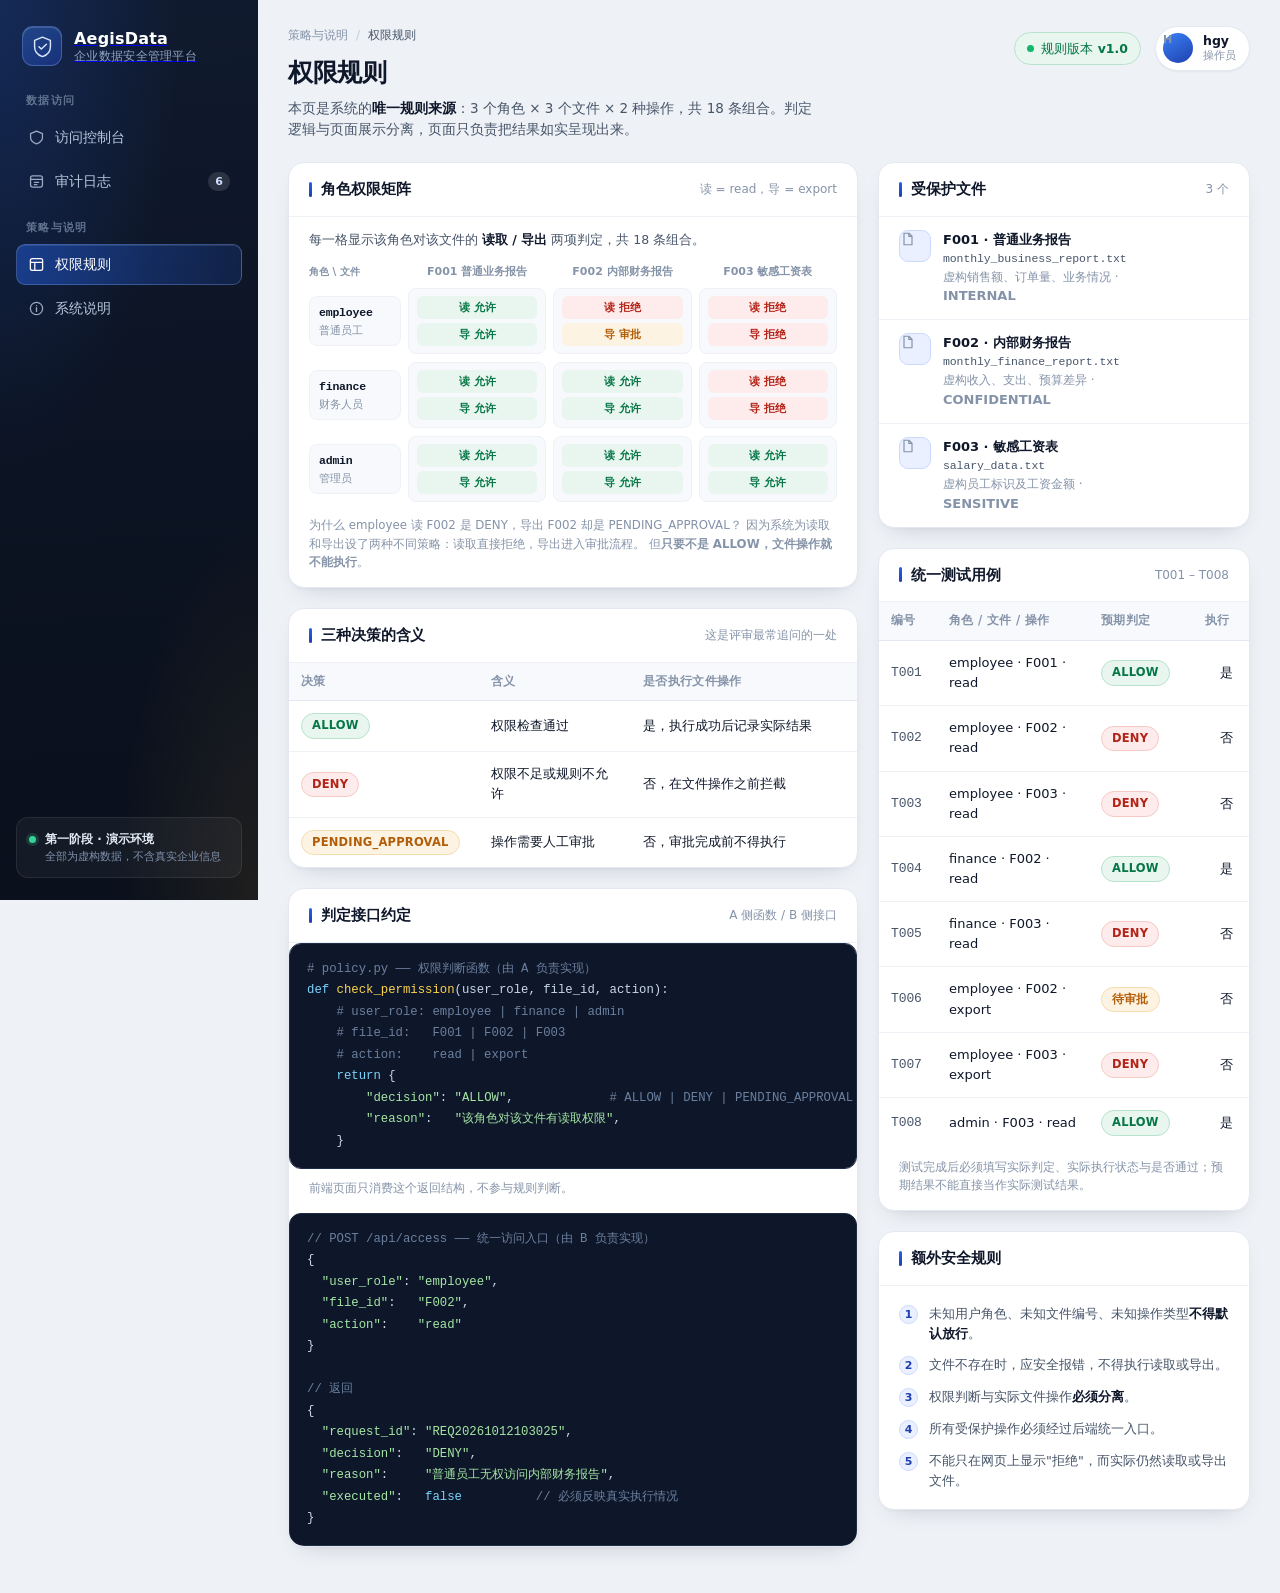
<file: prototype/rules.html>
<!DOCTYPE html>
<html lang="zh-CN">
<head>
<meta charset="UTF-8">
<meta name="viewport" content="width=device-width, initial-scale=1">
<title>权限规则 · AegisData 企业数据安全管理平台</title>
<link rel="stylesheet" href="../static/style.css">
</head>
<body data-page="rules">

<aside class="sidebar">
  <a class="brand" href="#console">
    <div class="brand__mark" aria-hidden="true">
      <svg viewBox="0 0 32 32" fill="none">
        <path d="M16 3 27 7.5v8.7c0 6.6-4.5 11.6-11 13.8-6.5-2.2-11-7.2-11-13.8V7.5L16 3Z"
              stroke="currentColor" stroke-width="2" stroke-linejoin="round"/>
        <path d="M11 16.2l3.4 3.4L21.5 13" stroke="currentColor" stroke-width="2"
              stroke-linecap="round" stroke-linejoin="round"/>
      </svg>
    </div>
    <div class="brand__text">
      <b>AegisData</b>
      <span>企业数据安全管理平台</span>
    </div>
  </a>

  <nav class="nav" aria-label="主导航">
    <p class="nav__group">数据访问</p>
    <a class="nav__item" href="#console">
      <svg viewBox="0 0 20 20" fill="none" aria-hidden="true">
        <path d="M10 2.5 17 5.5v4.3c0 3.6-2.8 6.4-7 7.7-4.2-1.3-7-4.1-7-7.7V5.5L10 2.5Z"
              stroke="currentColor" stroke-width="1.5" stroke-linejoin="round"/>
      </svg>
      <span>访问控制台</span>
    </a>
    <a class="nav__item" href="#audit">
      <svg viewBox="0 0 20 20" fill="none" aria-hidden="true">
        <rect x="3" y="3.5" width="14" height="13" rx="2.5" stroke="currentColor" stroke-width="1.5"/>
        <path d="M3 7.5h14M7.5 11h5M7.5 13.8h3" stroke="currentColor" stroke-width="1.5" stroke-linecap="round"/>
      </svg>
      <span>审计日志</span>
      <i class="nav__count" id="navCount">0</i>
    </a>

    <p class="nav__group">策略与说明</p>
    <a class="nav__item is-active" href="#rules" aria-current="page">
      <svg viewBox="0 0 20 20" fill="none" aria-hidden="true">
        <rect x="2.8" y="3.2" width="14.4" height="13.6" rx="2.2" stroke="currentColor" stroke-width="1.5"/>
        <path d="M2.8 7.6h14.4M8 7.6v9.2" stroke="currentColor" stroke-width="1.5"/>
      </svg>
      <span>权限规则</span>
    </a>
    <a class="nav__item" href="#about">
      <svg viewBox="0 0 20 20" fill="none" aria-hidden="true">
        <circle cx="10" cy="10" r="7.2" stroke="currentColor" stroke-width="1.5"/>
        <path d="M10 9v4.4M10 6.6h.01" stroke="currentColor" stroke-width="1.6" stroke-linecap="round"/>
      </svg>
      <span>系统说明</span>
    </a>
  </nav>

  <div class="sidebar__foot">
    <div class="stage">
      <span class="stage__dot"></span>
      <div>
        <b>第一阶段 · 演示环境</b>
        <span>全部为虚构数据，不含真实企业信息</span>
      </div>
    </div>
  </div>
</aside>

<div class="main">

  <header class="topbar">
    <div class="topbar__head">
      <nav class="topbar__crumbs" aria-label="面包屑">
        <span>策略与说明</span><span class="sep">/</span><b>权限规则</b>
      </nav>
      <h1>权限规则</h1>
      <p>本页是系统的<strong>唯一规则来源</strong>：3 个角色 × 3 个文件 × 2 种操作，共 18 条组合。判定逻辑与页面展示分离，页面只负责把结果如实呈现出来。</p>
    </div>
    <div class="topbar__side">
      <span class="chip chip--ok"><span class="chip__pulse"></span>规则版本 v1.0</span>
      <div class="whoami">
        <span class="whoami__avatar">H</span>
        <div>
          <b>hgy</b>
          <span>操作员</span>
        </div>
      </div>
    </div>
  </header>

  <div class="grid">

    <div class="col">

      <!-- 权限矩阵 -->
      <section class="card">
        <div class="card__head">
          <h2>角色权限矩阵</h2>
          <span class="hint">读 = read，导 = export</span>
        </div>
        <p class="matrix__note">每一格显示该角色对该文件的 <strong>读取 / 导出</strong> 两项判定，共 18 条组合。</p>

        <div class="matrix" role="table" aria-label="角色权限矩阵">
          <div class="matrix__row matrix__row--head" role="row">
            <span role="columnheader">角色 \ 文件</span>
            <span role="columnheader">F001 普通业务报告</span>
            <span role="columnheader">F002 内部财务报告</span>
            <span role="columnheader">F003 敏感工资表</span>
          </div>

          <div class="matrix__row" role="row">
            <span class="matrix__role" role="rowheader"><b>employee</b><i>普通员工</i></span>
            <span class="cell"><i class="pill pill--allow">读 允许</i><i class="pill pill--allow">导 允许</i></span>
            <span class="cell"><i class="pill pill--deny">读 拒绝</i><i class="pill pill--pending">导 审批</i></span>
            <span class="cell"><i class="pill pill--deny">读 拒绝</i><i class="pill pill--deny">导 拒绝</i></span>
          </div>

          <div class="matrix__row" role="row">
            <span class="matrix__role" role="rowheader"><b>finance</b><i>财务人员</i></span>
            <span class="cell"><i class="pill pill--allow">读 允许</i><i class="pill pill--allow">导 允许</i></span>
            <span class="cell"><i class="pill pill--allow">读 允许</i><i class="pill pill--allow">导 允许</i></span>
            <span class="cell"><i class="pill pill--deny">读 拒绝</i><i class="pill pill--deny">导 拒绝</i></span>
          </div>

          <div class="matrix__row" role="row">
            <span class="matrix__role" role="rowheader"><b>admin</b><i>管理员</i></span>
            <span class="cell"><i class="pill pill--allow">读 允许</i><i class="pill pill--allow">导 允许</i></span>
            <span class="cell"><i class="pill pill--allow">读 允许</i><i class="pill pill--allow">导 允许</i></span>
            <span class="cell"><i class="pill pill--allow">读 允许</i><i class="pill pill--allow">导 允许</i></span>
          </div>
        </div>

        <div class="code-note">
          为什么 employee 读 F002 是 DENY，导出 F002 却是 PENDING_APPROVAL？
          因为系统为读取和导出设了两种不同策略：读取直接拒绝，导出进入审批流程。
          但<strong>只要不是 ALLOW，文件操作就不能执行</strong>。
        </div>
      </section>

      <!-- 决策含义 -->
      <section class="card">
        <div class="card__head">
          <h2>三种决策的含义</h2>
          <span class="hint">这是评审最常追问的一处</span>
        </div>
        <div class="tablewrap">
          <table class="table">
            <thead>
              <tr>
                <th style="width:190px">决策</th>
                <th>含义</th>
                <th style="width:230px">是否执行文件操作</th>
              </tr>
            </thead>
            <tbody>
              <tr>
                <td><span class="tag tag--allow">ALLOW</span></td>
                <td>权限检查通过</td>
                <td>是，执行成功后记录实际结果</td>
              </tr>
              <tr>
                <td><span class="tag tag--deny">DENY</span></td>
                <td>权限不足或规则不允许</td>
                <td>否，在文件操作之前拦截</td>
              </tr>
              <tr>
                <td><span class="tag tag--pending">PENDING_APPROVAL</span></td>
                <td>操作需要人工审批</td>
                <td>否，审批完成前不得执行</td>
              </tr>
            </tbody>
          </table>
        </div>
      </section>

      <!-- 接口约定 -->
      <section class="card">
        <div class="card__head">
          <h2>判定接口约定</h2>
          <span class="hint">A 侧函数 / B 侧接口</span>
        </div>

        <pre class="code"><span class="c"># policy.py —— 权限判断函数（由 A 负责实现）</span>
<span class="k">def</span> <span class="f">check_permission</span>(user_role, file_id, action):
    <span class="c"># user_role: employee | finance | admin</span>
    <span class="c"># file_id:   F001 | F002 | F003</span>
    <span class="c"># action:    read | export</span>
    <span class="k">return</span> {
        <span class="s">"decision"</span>: <span class="s">"ALLOW"</span>,             <span class="c"># ALLOW | DENY | PENDING_APPROVAL</span>
        <span class="s">"reason"</span>:   <span class="s">"该角色对该文件有读取权限"</span>,
    }</pre>

        <div class="code-note">前端页面只消费这个返回结构，不参与规则判断。</div>

        <pre class="code"><span class="c">// POST /api/access —— 统一访问入口（由 B 负责实现）</span>
{
  <span class="s">"user_role"</span>: <span class="s">"employee"</span>,
  <span class="s">"file_id"</span>:   <span class="s">"F002"</span>,
  <span class="s">"action"</span>:    <span class="s">"read"</span>
}

<span class="c">// 返回</span>
{
  <span class="s">"request_id"</span>: <span class="s">"REQ20261012103025"</span>,
  <span class="s">"decision"</span>:   <span class="s">"DENY"</span>,
  <span class="s">"reason"</span>:     <span class="s">"普通员工无权访问内部财务报告"</span>,
  <span class="s">"executed"</span>:   <span class="k">false</span>          <span class="c">// 必须反映真实执行情况</span>
}</pre>
      </section>
    </div>

    <!-- 右列 -->
    <div class="col col--side">

      <section class="card">
        <div class="card__head">
          <h2>受保护文件</h2>
          <span class="hint">3 个</span>
        </div>
        <div class="doclist">
          <div class="doclist__item">
            <span class="doclist__ico">
              <svg viewBox="0 0 20 20" fill="none">
                <path d="M5 2.8h6.2L15 6.6v10.6H5V2.8Z" stroke="currentColor" stroke-width="1.5" stroke-linejoin="round"/>
                <path d="M11 2.8v4h4" stroke="currentColor" stroke-width="1.5" stroke-linejoin="round"/>
              </svg>
            </span>
            <div>
              <b>F001 · 普通业务报告</b>
              <span class="mono">monthly_business_report.txt</span>
              <span>虚构销售额、订单量、业务情况 · <b>INTERNAL</b></span>
            </div>
          </div>
          <div class="doclist__item">
            <span class="doclist__ico">
              <svg viewBox="0 0 20 20" fill="none">
                <path d="M5 2.8h6.2L15 6.6v10.6H5V2.8Z" stroke="currentColor" stroke-width="1.5" stroke-linejoin="round"/>
                <path d="M11 2.8v4h4" stroke="currentColor" stroke-width="1.5" stroke-linejoin="round"/>
              </svg>
            </span>
            <div>
              <b>F002 · 内部财务报告</b>
              <span class="mono">monthly_finance_report.txt</span>
              <span>虚构收入、支出、预算差异 · <b>CONFIDENTIAL</b></span>
            </div>
          </div>
          <div class="doclist__item">
            <span class="doclist__ico">
              <svg viewBox="0 0 20 20" fill="none">
                <path d="M5 2.8h6.2L15 6.6v10.6H5V2.8Z" stroke="currentColor" stroke-width="1.5" stroke-linejoin="round"/>
                <path d="M11 2.8v4h4" stroke="currentColor" stroke-width="1.5" stroke-linejoin="round"/>
              </svg>
            </span>
            <div>
              <b>F003 · 敏感工资表</b>
              <span class="mono">salary_data.txt</span>
              <span>虚构员工标识及工资金额 · <b>SENSITIVE</b></span>
            </div>
          </div>
        </div>
      </section>

      <section class="card">
        <div class="card__head">
          <h2>统一测试用例</h2>
          <span class="hint">T001 – T008</span>
        </div>
        <div class="tablewrap">
          <table class="table">
            <thead>
              <tr>
                <th style="width:58px">编号</th>
                <th>角色 / 文件 / 操作</th>
                <th style="width:104px">预期判定</th>
                <th class="ta-c" style="width:66px">执行</th>
              </tr>
            </thead>
            <tbody>
              <tr><td class="mono">T001</td><td>employee · F001 · read</td><td><span class="tag tag--allow">ALLOW</span></td><td class="ta-c">是</td></tr>
              <tr><td class="mono">T002</td><td>employee · F002 · read</td><td><span class="tag tag--deny">DENY</span></td><td class="ta-c">否</td></tr>
              <tr><td class="mono">T003</td><td>employee · F003 · read</td><td><span class="tag tag--deny">DENY</span></td><td class="ta-c">否</td></tr>
              <tr><td class="mono">T004</td><td>finance · F002 · read</td><td><span class="tag tag--allow">ALLOW</span></td><td class="ta-c">是</td></tr>
              <tr><td class="mono">T005</td><td>finance · F003 · read</td><td><span class="tag tag--deny">DENY</span></td><td class="ta-c">否</td></tr>
              <tr><td class="mono">T006</td><td>employee · F002 · export</td><td><span class="tag tag--pending">待审批</span></td><td class="ta-c">否</td></tr>
              <tr><td class="mono">T007</td><td>employee · F003 · export</td><td><span class="tag tag--deny">DENY</span></td><td class="ta-c">否</td></tr>
              <tr><td class="mono">T008</td><td>admin · F003 · read</td><td><span class="tag tag--allow">ALLOW</span></td><td class="ta-c">是</td></tr>
            </tbody>
          </table>
        </div>
        <div class="code-note">
          测试完成后必须填写实际判定、实际执行状态与是否通过；预期结果不能直接当作实际测试结果。
        </div>
      </section>

      <section class="card">
        <div class="card__head">
          <h2>额外安全规则</h2>
        </div>
        <ol class="notes">
          <li>未知用户角色、未知文件编号、未知操作类型<strong>不得默认放行</strong>。</li>
          <li>文件不存在时，应安全报错，不得执行读取或导出。</li>
          <li>权限判断与实际文件操作<strong>必须分离</strong>。</li>
          <li>所有受保护操作必须经过后端统一入口。</li>
          <li>不能只在网页上显示"拒绝"，而实际仍然读取或导出文件。</li>
        </ol>
      </section>
    </div>
  </div>
</div>

<script src="../static/app.js"></script>
</body>
</html>
</file>
<file: static/style.css>
/* ══════════════════════════════════════════════════════════════
   AegisData · 企业数据安全管理平台
   第一阶段前端初稿样式
   ══════════════════════════════════════════════════════════════ */

/* ── 设计令牌 ── */
:root {
  /* 中性色 */
  --bg:            #eef1f6;
  --bg-deep:       #0b1220;
  --surface:       #ffffff;
  --surface-soft:  #f7f9fc;
  --line:          #e4e9f1;
  --line-soft:     #eef2f7;

  /* 文字 */
  --ink:           #0f172a;
  --ink-2:         #475569;
  --ink-3:         #8593a8;

  /* 品牌 */
  --brand:         #1e40af;
  --brand-2:       #2563eb;
  --brand-soft:    #eaf0ff;
  --brand-line:    #c9d9ff;

  --gold:          #b98a2e;

  /* 状态 */
  --allow:         #067647;
  --allow-bg:      #e8f6ef;
  --allow-line:    #b7e3cd;

  --deny:          #b42318;
  --deny-bg:       #fdeceb;
  --deny-line:     #f6c9c5;

  --pending:       #b25e09;
  --pending-bg:    #fdf3e3;
  --pending-line:  #f4dcb0;

  /* 几何 */
  --r-sm: 8px;
  --r:    12px;
  --r-lg: 16px;
  --r-xl: 20px;

  --shadow-sm: 0 1px 2px rgba(15, 23, 42, .05);
  --shadow:    0 2px 4px -2px rgba(15, 23, 42, .06), 0 10px 26px -14px rgba(15, 23, 42, .22);
  --shadow-lg: 0 24px 60px -28px rgba(15, 23, 42, .38);

  --font: "Inter", "Segoe UI Variable Text", "Segoe UI", system-ui,
          -apple-system, "PingFang SC", "Hiragino Sans GB",
          "Microsoft YaHei UI", "Noto Sans SC", sans-serif;
  --mono: "JetBrains Mono", "Cascadia Mono", ui-monospace, "SF Mono",
          Consolas, "Courier New", monospace;

  --sidebar-w: 258px;
}

/* ── 基础 ── */
*, *::before, *::after { box-sizing: border-box; }

html { -webkit-text-size-adjust: 100%; }

body {
  margin: 0;
  min-height: 100vh;
  display: flex;
  font-family: var(--font);
  font-size: 14px;
  line-height: 1.55;
  color: var(--ink);
  background: var(--bg);
  -webkit-font-smoothing: antialiased;
  text-rendering: optimizeLegibility;
}

h1, h2, h3, p, dl, dd, ol, ul, figure { margin: 0; }
ol, ul { padding: 0; list-style: none; }
b, strong { font-weight: 600; }
button, input, select { font: inherit; color: inherit; }
svg { display: block; }

.mono { font-family: var(--mono); font-size: 12.5px; letter-spacing: -.1px; }
.ta-c { text-align: center; }

.sr-only {
  position: absolute; width: 1px; height: 1px; padding: 0; margin: -1px;
  overflow: hidden; clip: rect(0 0 0 0); white-space: nowrap; border: 0;
}

:focus-visible {
  outline: 2px solid var(--brand-2);
  outline-offset: 2px;
  border-radius: 4px;
}

/* ══════════ 侧边栏 ══════════ */
.sidebar {
  width: var(--sidebar-w);
  flex: 0 0 var(--sidebar-w);
  display: flex;
  flex-direction: column;
  gap: 26px;
  padding: 22px 16px;
  color: #cfd9ea;
  background:
    radial-gradient(120% 90% at 0% 0%, rgba(37, 99, 235, .22), transparent 58%),
    radial-gradient(90% 70% at 100% 100%, rgba(185, 138, 46, .12), transparent 60%),
    linear-gradient(178deg, #101a2e 0%, #0b1220 62%, #0a101c 100%);
  position: sticky;
  top: 0;
  height: 100vh;
}

.brand { display: flex; align-items: center; gap: 12px; padding: 4px 6px 0; }

.brand__mark {
  width: 40px; height: 40px;
  flex: 0 0 40px;
  display: grid; place-items: center;
  color: #dbe6fb;
  border-radius: 11px;
  background: linear-gradient(150deg, rgba(59, 130, 246, .34), rgba(30, 64, 175, .5));
  border: 1px solid rgba(147, 180, 250, .3);
  box-shadow: inset 0 1px 0 rgba(255, 255, 255, .16);
}
.brand__mark svg { width: 23px; height: 23px; }

.brand__text { display: flex; flex-direction: column; line-height: 1.25; min-width: 0; }
.brand__text b {
  font-size: 16px; font-weight: 650; letter-spacing: .2px; color: #fff;
}
.brand__text span { font-size: 11.5px; color: #8fa3c2; letter-spacing: .3px; }

.nav { display: flex; flex-direction: column; gap: 3px; }

.nav__group {
  font-size: 10.5px; font-weight: 600; letter-spacing: .13em;
  text-transform: uppercase; color: #61748f;
  padding: 0 10px; margin: 14px 0 6px;
}
.nav__group:first-child { margin-top: 0; }

.nav__item {
  display: flex; align-items: center; gap: 10px;
  padding: 9px 11px;
  border-radius: 9px;
  font-size: 13.5px;
  color: #b9c7dd;
  text-decoration: none;
  border: 1px solid transparent;
  transition: background .16s, color .16s, border-color .16s;
}
.nav__item svg { width: 17px; height: 17px; flex: 0 0 17px; opacity: .82; }
.nav__item:hover { background: rgba(255, 255, 255, .055); color: #eaf0fa; }

.nav__item.is-active {
  color: #fff;
  background: linear-gradient(96deg, rgba(37, 99, 235, .46), rgba(37, 99, 235, .16));
  border-color: rgba(129, 166, 247, .34);
  box-shadow: inset 0 1px 0 rgba(255, 255, 255, .1);
}
.nav__item.is-active svg { opacity: 1; }

.nav__count {
  margin-left: auto;
  font-style: normal; font-size: 11px; font-weight: 600;
  padding: 1px 7px; border-radius: 999px;
  color: #cfe0ff; background: rgba(255, 255, 255, .12);
}

.sidebar__foot { margin-top: auto; }

.stage {
  display: flex; gap: 9px; align-items: flex-start;
  padding: 12px;
  border-radius: var(--r);
  background: rgba(255, 255, 255, .045);
  border: 1px solid rgba(255, 255, 255, .08);
}
.stage__dot {
  width: 7px; height: 7px; flex: 0 0 7px; margin-top: 6px;
  border-radius: 50%; background: #34d399;
  box-shadow: 0 0 0 3px rgba(52, 211, 153, .18);
}
.stage b { display: block; font-size: 12px; color: #e3ebf7; }
.stage span { display: block; font-size: 11px; color: #7f91ad; line-height: 1.5; }

/* ══════════ 主区域 ══════════ */
.main {
  flex: 1 1 auto;
  min-width: 0;
  padding: 26px 30px 46px;
}

/* ── 顶栏 ── */
.topbar {
  display: flex; align-items: flex-start; justify-content: space-between;
  gap: 26px; flex-wrap: wrap;
  margin-bottom: 22px;
}
.topbar__head h1 {
  font-size: 25px; font-weight: 650; letter-spacing: -.4px;
}
.topbar__head p {
  margin-top: 6px; max-width: 62ch;
  font-size: 13.5px; color: var(--ink-2);
}
.topbar__head strong { color: var(--ink); font-weight: 600; }

.topbar__side { display: flex; align-items: center; gap: 14px; }

.chip {
  display: inline-flex; align-items: center; gap: 7px;
  padding: 6px 12px; border-radius: 999px;
  font-size: 12.5px; font-weight: 550;
}
.chip--ok {
  color: var(--allow);
  background: var(--allow-bg);
  border: 1px solid var(--allow-line);
}
.chip__pulse {
  width: 7px; height: 7px; border-radius: 50%; background: #12b76a;
  box-shadow: 0 0 0 0 rgba(18, 183, 106, .5);
  animation: pulse 2.4s ease-out infinite;
}
@keyframes pulse {
  0%   { box-shadow: 0 0 0 0 rgba(18, 183, 106, .45); }
  70%  { box-shadow: 0 0 0 8px rgba(18, 183, 106, 0); }
  100% { box-shadow: 0 0 0 0 rgba(18, 183, 106, 0); }
}

.whoami {
  display: flex; align-items: center; gap: 10px;
  padding: 6px 13px 6px 7px;
  border-radius: 999px;
  background: var(--surface);
  border: 1px solid var(--line);
  box-shadow: var(--shadow-sm);
}
.whoami__avatar {
  width: 30px; height: 30px; flex: 0 0 30px;
  display: grid; place-items: center;
  border-radius: 50%;
  font-size: 13px; font-weight: 650; color: #fff;
  background: linear-gradient(150deg, #3b82f6, #1e40af);
}
.whoami b { display: block; font-size: 12.5px; line-height: 1.3; }
.whoami span { display: block; font-size: 11px; color: var(--ink-3); line-height: 1.3; }

/* ── 栅格 ── */
.grid {
  display: grid;
  grid-template-columns: minmax(0, 1fr) 372px;
  gap: 20px;
  align-items: start;
}
.col { display: flex; flex-direction: column; gap: 20px; min-width: 0; }

@media (max-width: 1220px) {
  .grid { grid-template-columns: minmax(0, 1fr); }
  .col--side { flex-direction: row; flex-wrap: wrap; }
  .col--side > .card { flex: 1 1 340px; }
}

/* ── 卡片 ── */
.card {
  background: var(--surface);
  border: 1px solid var(--line);
  border-radius: var(--r-lg);
  box-shadow: var(--shadow);
  overflow: hidden;
}

.card__head {
  display: flex; align-items: center; justify-content: space-between;
  gap: 14px; flex-wrap: wrap;
  padding: 15px 20px;
  border-bottom: 1px solid var(--line-soft);
}
.card__head h2 {
  font-size: 14.5px; font-weight: 650; letter-spacing: -.1px;
  display: flex; align-items: center; gap: 9px;
}
.card__head h2::before {
  content: ""; width: 3px; height: 15px; border-radius: 2px;
  background: linear-gradient(180deg, var(--brand-2), var(--brand));
}
.hint { font-size: 12px; color: var(--ink-3); }
.card__tools { display: flex; align-items: center; gap: 9px; }

/* ══════════ 表单 ══════════ */
.form {
  display: grid;
  grid-template-columns: repeat(3, minmax(0, 1fr)) auto;
  gap: 14px;
  align-items: end;
  padding: 20px;
}
@media (max-width: 900px) {
  .form { grid-template-columns: minmax(0, 1fr); }
}

.field { display: flex; flex-direction: column; gap: 7px; min-width: 0; }
.field label { font-size: 12.5px; font-weight: 550; color: var(--ink-2); }

.select { position: relative; }
.select::after {
  content: ""; position: absolute; right: 13px; top: 50%;
  width: 7px; height: 7px; margin-top: -5px;
  border-right: 1.7px solid var(--ink-3);
  border-bottom: 1.7px solid var(--ink-3);
  transform: rotate(45deg);
  pointer-events: none;
}
.select select {
  appearance: none; -webkit-appearance: none;
  width: 100%;
  padding: 10px 34px 10px 13px;
  border-radius: var(--r);
  border: 1px solid var(--line);
  background: var(--surface-soft);
  font-size: 13.5px; font-weight: 500;
  cursor: pointer;
  transition: border-color .16s, box-shadow .16s, background .16s;
}
.select select:hover { border-color: #cfd8e6; background: #fff; }
.select select:focus {
  outline: none;
  border-color: var(--brand-2);
  background: #fff;
  box-shadow: 0 0 0 3.5px rgba(37, 99, 235, .13);
}

/* ── 按钮 ── */
.btn {
  display: inline-flex; align-items: center; justify-content: center; gap: 7px;
  padding: 10px 18px;
  border-radius: var(--r);
  border: 1px solid transparent;
  font-size: 13.5px; font-weight: 600;
  cursor: pointer;
  white-space: nowrap;
  transition: transform .1s, background .16s, border-color .16s,
              color .16s, box-shadow .16s, opacity .16s;
}
.btn svg { width: 16px; height: 16px; }
.btn:active { transform: translateY(1px); }

.btn--primary {
  color: #fff;
  background: linear-gradient(180deg, var(--brand-2), var(--brand));
  border-color: #1d4ed8;
  box-shadow: 0 1px 2px rgba(15, 23, 42, .18), 0 8px 20px -12px rgba(30, 64, 175, .75);
}
.btn--primary:hover { background: linear-gradient(180deg, #3b82f6, #1d4ed8); }
.btn--primary[disabled] { opacity: .6; cursor: progress; }

.btn--ghost {
  color: var(--ink-2);
  background: var(--surface);
  border-color: var(--line);
  box-shadow: var(--shadow-sm);
}
.btn--ghost:hover:not([disabled]) {
  color: var(--brand);
  border-color: var(--brand-line);
  background: var(--brand-soft);
}
.btn--ghost[disabled] { opacity: .5; cursor: not-allowed; }
.btn--sm { padding: 7px 13px; font-size: 12.5px; }

/* ── 快速验证 ── */
.quick {
  display: flex; align-items: center; gap: 8px; flex-wrap: wrap;
  padding: 13px 20px 17px;
  border-top: 1px dashed var(--line);
}
.quick__label {
  font-size: 11.5px; font-weight: 600; letter-spacing: .04em;
  color: var(--ink-3); margin-right: 2px;
}
.tbtn {
  padding: 5px 12px;
  border-radius: 999px;
  border: 1px solid var(--line);
  background: var(--surface-soft);
  font-size: 12.5px; color: var(--ink-2);
  cursor: pointer;
  transition: all .15s;
}
.tbtn:hover {
  color: var(--brand); border-color: var(--brand-line);
  background: var(--brand-soft);
}

/* ══════════ 判定结果 ══════════ */
.card--result {
  position: relative;
  padding: 20px;
  border-left: 4px solid var(--accent-line, var(--allow-line));
  background:
    linear-gradient(180deg, var(--accent-bg, var(--allow-bg)) 0%, rgba(255, 255, 255, 0) 132px),
    var(--surface);
}

.card--result.is-allow {
  --accent: var(--allow); --accent-bg: var(--allow-bg);
  --accent-line: #12b76a; --accent-soft: #f2fbf6;
}
.card--result.is-deny {
  --accent: var(--deny); --accent-bg: var(--deny-bg);
  --accent-line: #f04438; --accent-soft: #fef6f5;
}
.card--result.is-pending {
  --accent: var(--pending); --accent-bg: var(--pending-bg);
  --accent-line: #f79009; --accent-soft: #fffaf2;
}

.card--result.is-flash { animation: flash .5s ease-out; }
@keyframes flash {
  0%   { box-shadow: 0 0 0 0 color-mix(in srgb, var(--accent) 34%, transparent); }
  100% { box-shadow: 0 0 0 14px transparent; }
}

.result__top {
  display: flex; align-items: center; justify-content: space-between;
  gap: 16px; flex-wrap: wrap;
  margin-bottom: 18px;
}

.verdict { display: flex; align-items: center; gap: 14px; min-width: 0; }

.verdict__icon {
  width: 46px; height: 46px; flex: 0 0 46px;
  display: grid; place-items: center;
  border-radius: 14px;
  color: var(--accent);
  background: #fff;
  border: 1px solid var(--accent-line);
  box-shadow: 0 6px 16px -10px color-mix(in srgb, var(--accent) 70%, transparent);
}
.verdict__icon svg { width: 25px; height: 25px; }

.verdict__text b {
  display: block;
  font-size: 20px; font-weight: 650; letter-spacing: -.3px;
  color: var(--accent);
  line-height: 1.3;
}
.verdict__text span { display: block; font-size: 13px; color: var(--ink-2); }

.badge {
  padding: 6px 14px;
  border-radius: 999px;
  font-family: var(--mono);
  font-size: 12.5px; font-weight: 600; letter-spacing: .04em;
  color: var(--accent);
  background: #fff;
  border: 1px solid var(--accent-line);
}

/* 键值表 */
.kv {
  display: grid;
  grid-template-columns: repeat(2, minmax(0, 1fr));
  gap: 1px;
  background: var(--line-soft);
  border: 1px solid var(--line-soft);
  border-radius: var(--r);
  overflow: hidden;
}
.kv > div {
  display: flex; align-items: baseline; gap: 12px;
  padding: 10px 14px;
  background: var(--surface);
}
.kv dt {
  flex: 0 0 84px;
  font-size: 12.5px; color: var(--ink-3);
}
.kv dd {
  flex: 1 1 auto; min-width: 0;
  font-size: 13.5px; font-weight: 500;
  overflow-wrap: anywhere;
}
@media (max-width: 760px) { .kv { grid-template-columns: minmax(0, 1fr); } }

/* 拦截证据条 */
.proof {
  display: flex; align-items: flex-start; gap: 12px;
  margin-top: 16px;
  padding: 13px 16px;
  border-radius: var(--r);
  background: var(--accent-soft);
  border: 1px solid var(--accent-line);
}
.proof__icon { color: var(--accent); flex: 0 0 20px; margin-top: 1px; }
.proof__icon svg { width: 20px; height: 20px; }
.proof__text b { display: block; font-size: 13.5px; color: var(--accent); }
.proof__text span { display: block; font-size: 12.5px; color: var(--ink-2); }

.result__acts {
  display: flex; align-items: center; gap: 10px; flex-wrap: wrap;
  margin-top: 16px;
  padding-top: 16px;
  border-top: 1px dashed var(--line);
}
.result__note { font-size: 12.5px; color: var(--ink-3); margin-left: auto; }

/* ══════════ 表格 ══════════ */
.card--table .card__head { padding-bottom: 14px; }

.search {
  display: flex; align-items: center; gap: 7px;
  padding: 7px 12px;
  border-radius: var(--r);
  background: var(--surface-soft);
  border: 1px solid var(--line);
  transition: border-color .16s, box-shadow .16s, background .16s;
}
.search:focus-within {
  background: #fff;
  border-color: var(--brand-2);
  box-shadow: 0 0 0 3.5px rgba(37, 99, 235, .13);
}
.search svg { width: 15px; height: 15px; color: var(--ink-3); }
.search input {
  width: 190px; border: 0; background: none; outline: none;
  font-size: 13px;
}
.filters .search input { width: 236px; }
.search input::placeholder { color: var(--ink-3); }

.tablewrap { overflow-x: auto; }

.table { width: 100%; border-collapse: collapse; table-layout: fixed; }
.table th {
  padding: 10px 12px;
  font-size: 11.5px; font-weight: 600; letter-spacing: .03em;
  color: var(--ink-3);
  text-align: left; white-space: nowrap;
  background: var(--surface-soft);
  border-bottom: 1px solid var(--line);
  position: sticky; top: 0; z-index: 1;
}
.table td {
  padding: 12px;
  font-size: 13px;
  border-bottom: 1px solid var(--line-soft);
  vertical-align: middle;
}

/* 列宽（table-layout: fixed） */
.table th:nth-child(1), .table td:nth-child(1) { width: 116px; }  /* 时间 */
.table th:nth-child(2), .table td:nth-child(2) { width: 152px; }  /* 请求编号 */
.table th:nth-child(3), .table td:nth-child(3) { width: 88px;  }  /* 角色 */
.table th:nth-child(4), .table td:nth-child(4) { width: 66px;  }  /* 文件 */
.table th:nth-child(5), .table td:nth-child(5) { width: 58px;  }  /* 操作 */
.table th:nth-child(6), .table td:nth-child(6) { width: 104px; }  /* 判定 */
.table th:nth-child(8), .table td:nth-child(8) { width: 100px; }  /* 实际执行 */

.table td.c-time { font-size: 11.5px; white-space: nowrap; }
.table td.c-req  { font-size: 11.5px; white-space: nowrap; overflow: hidden; text-overflow: ellipsis; }
.table td.c-act  { white-space: nowrap; }

/* 长代码标识符（如 check_permission）允许在符号处换行，避免撑破单元格 */
.table td .mono, .table td code { overflow-wrap: anywhere; word-break: break-word; }
.table tbody tr:last-child td { border-bottom: 0; }
.table tbody tr { transition: background .14s; }
.table tbody tr:hover { background: #f9fbfe; }
.table tbody tr.is-new { animation: rowin .45s ease-out; }
@keyframes rowin {
  from { background: #eaf2ff; }
  to   { background: transparent; }
}
.table .mono { color: var(--ink-2); }
.table .reason {
  color: var(--ink-2);
  overflow: hidden; text-overflow: ellipsis; white-space: nowrap;
}

/* 表格内小徽标 */
.tag {
  display: inline-block;
  padding: 3px 10px;
  border-radius: 999px;
  font-size: 11.5px; font-weight: 600; letter-spacing: .02em;
  white-space: nowrap;
}
.tag--allow   { color: var(--allow);   background: var(--allow-bg);   border: 1px solid var(--allow-line); }
.tag--deny    { color: var(--deny);    background: var(--deny-bg);    border: 1px solid var(--deny-line); }
.tag--pending { color: var(--pending); background: var(--pending-bg); border: 1px solid var(--pending-line); }

.tag-code {
  display: inline-block;
  padding: 2px 8px; border-radius: 6px;
  font-family: var(--mono); font-size: 11.5px; font-weight: 500;
  color: var(--ink-2); background: var(--surface-soft);
  border: 1px solid var(--line);
}

.exec { display: inline-flex; align-items: center; gap: 6px; font-size: 12.5px; font-weight: 550; white-space: nowrap; }
.exec svg { width: 15px; height: 15px; }
.exec--yes { color: var(--allow); }
.exec--no  { color: var(--ink-3); }

.empty {
  padding: 34px 20px;
  text-align: center;
  font-size: 13px; color: var(--ink-3);
}

/* ══════════ 权限矩阵 ══════════ */
.matrix__note {
  padding: 13px 20px 0;
  font-size: 12.5px; color: var(--ink-2);
}
.matrix__note strong { color: var(--ink); }

.matrix {
  padding: 14px 20px 4px;
  display: flex; flex-direction: column;
  gap: 8px;
  max-width: 620px;
}

.matrix__row {
  display: grid;
  grid-template-columns: 92px repeat(3, minmax(0, 1fr));
  gap: 7px;
  align-items: center;
}
.matrix__row--head span {
  display: flex; align-items: center;
  font-size: 11px; font-weight: 600; letter-spacing: 0;
  color: var(--ink-3);
  text-align: center;
  white-space: nowrap;
}
.matrix__row--head span:nth-child(n+2) { justify-content: center; }
.matrix__row--head span:first-child { text-align: left; justify-content: flex-start; font-size: 10px; }

.matrix__role {
  display: flex; flex-direction: column;
  padding: 7px 9px;
  border-radius: var(--r-sm);
  background: var(--surface-soft);
  border: 1px solid var(--line-soft);
}
.matrix__role b {
  font-family: var(--mono);
  font-size: 11.5px; font-weight: 600; color: var(--ink);
  letter-spacing: -.2px;
}
.matrix__role i { font-style: normal; font-size: 10.5px; color: var(--ink-3); }

.cell {
  display: flex; flex-direction: column; gap: 4px;
  padding: 7px 8px;
  border-radius: var(--r-sm);
  background: var(--surface-soft);
  border: 1px solid var(--line-soft);
}

.pill {
  display: block;
  padding: 3px 8px;
  border-radius: 6px;
  font-style: normal;
  font-size: 11px; font-weight: 600; letter-spacing: .01em;
  text-align: center;
  white-space: nowrap;
}
.pill--allow   { color: var(--allow);   background: var(--allow-bg); }
.pill--deny    { color: var(--deny);    background: var(--deny-bg); }
.pill--pending { color: var(--pending); background: var(--pending-bg); }

.legend {
  display: flex; flex-direction: column; gap: 9px;
  padding: 16px 20px 18px;
  margin-top: 10px;
  border-top: 1px solid var(--line-soft);
}
.legend li {
  display: flex; align-items: center; gap: 9px;
  font-size: 12.5px; color: var(--ink-2);
}
.legend b {
  font-family: var(--mono); font-size: 11.5px; letter-spacing: .02em;
  color: var(--ink);
}
.legend b::after { content: " · "; color: var(--ink-3); font-weight: 400; }

.dot { width: 8px; height: 8px; flex: 0 0 8px; border-radius: 50%; }
.dot--allow   { background: #12b76a; }
.dot--deny    { background: #f04438; }
.dot--pending { background: #f79009; }

/* ══════════ 系统说明 ══════════ */
.notes {
  counter-reset: n;
  display: flex; flex-direction: column; gap: 12px;
  padding: 18px 20px;
}
.notes li {
  counter-increment: n;
  position: relative;
  padding-left: 30px;
  font-size: 12.8px; color: var(--ink-2);
}
.notes li::before {
  content: counter(n);
  position: absolute; left: 0; top: 1px;
  width: 19px; height: 19px;
  display: grid; place-items: center;
  border-radius: 50%;
  font-size: 11px; font-weight: 650;
  color: var(--brand);
  background: var(--brand-soft);
  border: 1px solid var(--brand-line);
}
.notes strong { color: var(--ink); font-weight: 600; }
.notes code {
  font-family: var(--mono); font-size: 11.5px;
  padding: 1px 6px; border-radius: 5px;
  color: #334155; background: var(--surface-soft);
  border: 1px solid var(--line);
}

.disclaimer {
  padding: 13px 20px 17px;
  font-size: 11.8px; line-height: 1.6; color: var(--ink-3);
  border-top: 1px dashed var(--line);
  background: var(--surface-soft);
}

/* ══════════════════════════════════════════════════════════════
   多页站：页面级组件
   ══════════════════════════════════════════════════════════════ */

/* ── 通用小工具 ── */
.stack   { display: flex; flex-direction: column; gap: 20px; }
.mt-20   { margin-top: 20px; }
.muted   { color: var(--ink-3); }

.topbar__crumbs {
  display: flex; align-items: center; gap: 8px;
  font-size: 12px; color: var(--ink-3);
  margin-bottom: 9px;
}
.topbar__crumbs b { color: var(--ink-2); font-weight: 550; }
.topbar__crumbs .sep { color: #c3cddc; }

.topbar__acts { display: flex; align-items: center; gap: 9px; }
.topbar__side { flex-wrap: wrap; justify-content: flex-end; }

/* ── 统计卡 ── */
.stats {
  display: grid;
  grid-template-columns: repeat(4, minmax(0, 1fr));
  gap: 14px;
}
@media (max-width: 1000px) { .stats { grid-template-columns: repeat(2, minmax(0, 1fr)); } }
@media (max-width: 560px)  { .stats { grid-template-columns: minmax(0, 1fr); } }

.stat {
  position: relative;
  padding: 15px 17px;
  border-radius: var(--r-lg);
  background: var(--surface);
  border: 1px solid var(--line);
  box-shadow: var(--shadow-sm);
  overflow: hidden;
}
.stat::before {
  content: ""; position: absolute; inset: 0 auto 0 0; width: 3px;
  background: var(--accent, #cbd5e1);
}
.stat dt {
  font-size: 12px; color: var(--ink-3);
  display: flex; align-items: center; gap: 6px;
}
.stat dd {
  margin: 6px 0 0;
  font-size: 26px; font-weight: 650; letter-spacing: -.6px;
  line-height: 1.15;
  font-variant-numeric: tabular-nums;
}
.stat__sub { display: block; margin-top: 3px; font-size: 11.5px; color: var(--ink-3); }
.stat--allow   { --accent: #12b76a; }
.stat--deny    { --accent: #f04438; }
.stat--pending { --accent: #f79009; }
.stat--all     { --accent: var(--brand-2); }

/* ── 筛选栏 ── */
.filters {
  display: flex; align-items: center; gap: 10px; flex-wrap: wrap;
  padding: 14px 20px;
  border-bottom: 1px solid var(--line-soft);
  background: var(--surface-soft);
}
.filters__label { font-size: 12px; color: var(--ink-3); }
.filters__grow  { flex: 1 1 auto; }

.seg {
  display: inline-flex; gap: 2px;
  padding: 3px;
  border-radius: 10px;
  background: #e9eef6;
  border: 1px solid var(--line);
}
.seg__btn {
  padding: 6px 13px;
  border: 0; border-radius: 7px;
  background: transparent;
  font-size: 12.5px; font-weight: 550; color: var(--ink-2);
  cursor: pointer;
  transition: background .15s, color .15s, box-shadow .15s;
}
.seg__btn:hover { color: var(--ink); }
.seg__btn[aria-pressed="true"] {
  color: var(--brand);
  background: #fff;
  box-shadow: 0 1px 3px rgba(15, 23, 42, .13);
}

/* ── 表格行可点 ── */
.table tbody tr.is-row { cursor: pointer; }
.table tbody tr.is-row[aria-selected="true"] {
  background: var(--brand-soft);
  box-shadow: inset 3px 0 0 var(--brand-2);
}
.table tbody tr.is-row:focus-visible { outline-offset: -2px; }

.linkbtn {
  border: 0; background: none; padding: 0;
  font-size: 12.5px; font-weight: 550; color: var(--brand-2);
  cursor: pointer;
}
.linkbtn:hover { text-decoration: underline; }

/* ── 详情抽屉（审计日志） ── */
.drawer {
  position: fixed; inset: 0 0 0 auto;
  width: 408px; max-width: 92vw;
  display: flex; flex-direction: column;
  background: var(--surface);
  border-left: 1px solid var(--line);
  box-shadow: var(--shadow-lg);
  transform: translateX(102%);
  transition: transform .26s cubic-bezier(.32, .72, 0, 1);
  z-index: 40;
}
.drawer.is-open { transform: translateX(0); }

.drawer__head {
  display: flex; align-items: flex-start; justify-content: space-between;
  gap: 14px;
  padding: 18px 20px;
  border-bottom: 1px solid var(--line-soft);
}
.drawer__head h3 { font-size: 15px; font-weight: 650; }
.drawer__head p  { font-size: 12px; color: var(--ink-3); margin-top: 3px; }

.xbtn {
  width: 30px; height: 30px; flex: 0 0 30px;
  display: grid; place-items: center;
  border-radius: 8px; border: 1px solid var(--line);
  background: var(--surface); color: var(--ink-3);
  cursor: pointer;
  transition: all .15s;
}
.xbtn:hover { color: var(--deny); border-color: var(--deny-line); background: var(--deny-bg); }
.xbtn svg { width: 15px; height: 15px; }

.drawer__body { flex: 1 1 auto; overflow-y: auto; padding: 18px 20px 26px; }
.drawer__body section + section { margin-top: 22px; }
.drawer__body h4 {
  font-size: 11.5px; font-weight: 600; letter-spacing: .06em;
  text-transform: uppercase; color: var(--ink-3);
  margin-bottom: 10px;
}
.drawer__foot { padding: 14px 20px; border-top: 1px solid var(--line-soft); background: var(--surface-soft); }
.drawer__foot p { font-size: 11.8px; color: var(--ink-3); line-height: 1.6; }

.scrim {
  position: fixed; inset: 0;
  background: rgba(11, 18, 32, .42);
  backdrop-filter: blur(1.5px);
  opacity: 0; visibility: hidden;
  transition: opacity .26s, visibility .26s;
  z-index: 39;
}
.scrim.is-open { opacity: 1; visibility: visible; }

.dl { display: flex; flex-direction: column; gap: 1px; background: var(--line-soft); border: 1px solid var(--line-soft); border-radius: var(--r); overflow: hidden; }
.dl__row { display: flex; align-items: baseline; gap: 12px; padding: 9px 13px; background: var(--surface); }
.dl__row dt { flex: 0 0 92px; font-size: 12.5px; color: var(--ink-3); }
.dl__row dd { flex: 1 1 auto; min-width: 0; font-size: 13px; font-weight: 500; overflow-wrap: anywhere; }

/* ── 时间线（系统说明 / 阶段计划） ── */
.roadmap { display: flex; flex-direction: column; gap: 0; padding: 4px 20px 20px; }

.phase {
  position: relative;
  padding: 16px 0 16px 30px;
  border-left: 2px solid var(--line);
}
.phase:last-child { border-left-color: transparent; }
.phase::before {
  content: ""; position: absolute; left: -7px; top: 22px;
  width: 12px; height: 12px; border-radius: 50%;
  background: #fff; border: 2.5px solid #cbd5e1;
}
.phase--done::before  { background: #12b76a; border-color: #12b76a; box-shadow: 0 0 0 3px rgba(18,183,106,.16); }
.phase--now::before   { background: var(--brand-2); border-color: var(--brand-2); box-shadow: 0 0 0 4px rgba(37,99,235,.16); }
.phase--next::before  { background: #fff; border-color: #cbd5e1; }

.phase__no {
  font-family: var(--mono); font-size: 11px; font-weight: 600;
  color: var(--ink-3); letter-spacing: .04em;
}
.phase h4 { font-size: 14px; font-weight: 650; margin: 4px 0 6px; }
.phase p  { font-size: 12.8px; color: var(--ink-2); }
.phase__tags { display: flex; gap: 6px; flex-wrap: wrap; margin-top: 10px; }
.phase--now h4 { color: var(--brand); }

.chipx {
  display: inline-block;
  padding: 2.5px 9px; border-radius: 999px;
  font-size: 11.5px; font-weight: 550;
  color: var(--ink-2); background: var(--surface-soft);
  border: 1px solid var(--line);
}

/* ── 代码块 ── */
.code {
  margin: 0;
  padding: 15px 17px;
  border-radius: var(--r);
  background: #0e1729;
  border: 1px solid #1e2b45;
  color: #cbd8ee;
  font-family: var(--mono);
  font-size: 12.3px; line-height: 1.75;
  overflow-x: auto;
  tab-size: 2;
}
.code .k { color: #7dd3fc; }   /* 关键字 */
.code .s { color: #a5e6a5; }   /* 字符串 */
.code .c { color: #6b7f9e; }   /* 注释 */
.code .f { color: #fcd34d; }   /* 函数名 */

.code-note {
  padding: 10px 20px 16px;
  font-size: 11.8px; color: var(--ink-3);
}

/* ── 文档型内容（交付物、字段说明） ── */
.doclist { display: flex; flex-direction: column; }
.doclist__item {
  display: flex; align-items: flex-start; gap: 12px;
  padding: 13px 20px;
  border-bottom: 1px solid var(--line-soft);
}
.doclist__item:last-child { border-bottom: 0; }
.doclist__ico {
  width: 32px; height: 32px; flex: 0 0 32px;
  display: grid; place-items: center;
  border-radius: 9px;
  color: var(--brand);
  background: var(--brand-soft);
  border: 1px solid var(--brand-line);
}
.doclist__ico svg { width: 16px; height: 16px; }
.doclist__item b { display: block; font-size: 13px; }
.doclist__item span { display: block; font-size: 12px; color: var(--ink-3); }
.doclist__item .mono { font-size: 11.5px; color: var(--ink-2); }

.tbl-code { font-family: var(--mono); font-size: 12px; color: var(--ink-2); }

/* 移动端：抽屉全宽 */
@media (max-width: 520px) {
  .drawer { width: 100%; }
}

/* ── 窄屏 ── */
@media (max-width: 980px) {
  body { flex-direction: column; }
  .sidebar {
    width: 100%; flex: 0 0 auto; height: auto; position: static;
    flex-direction: row; align-items: center; gap: 18px;
    padding: 14px 18px; overflow-x: auto;
  }
  .nav { flex-direction: row; gap: 4px; }
  .nav__group { display: none; }
  .nav__item span { display: none; }
  .nav__item { padding: 9px; }
  .nav__count { display: none; }
  .sidebar__foot { display: none; }
  .main { padding: 20px 18px 40px; }
}

@media (prefers-reduced-motion: reduce) {
  *, *::before, *::after { animation: none !important; transition: none !important; }
}
</file>
